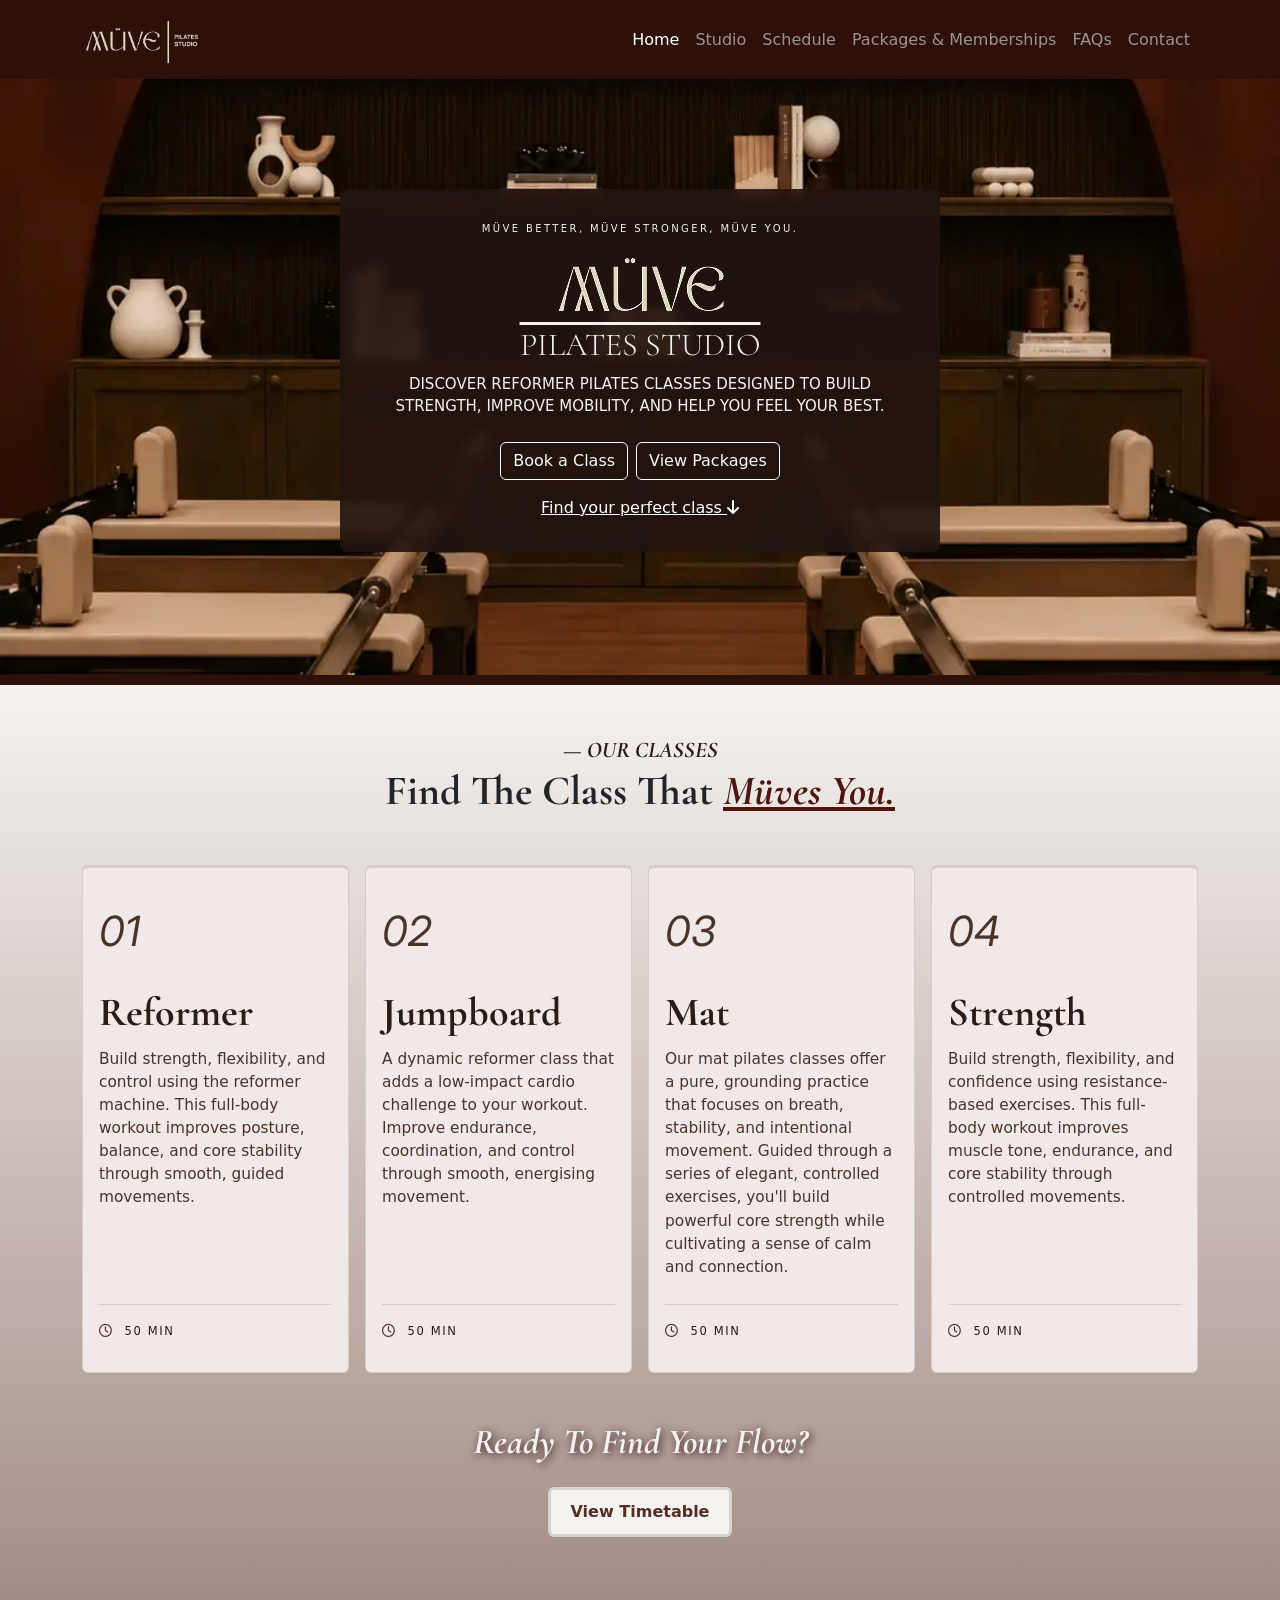
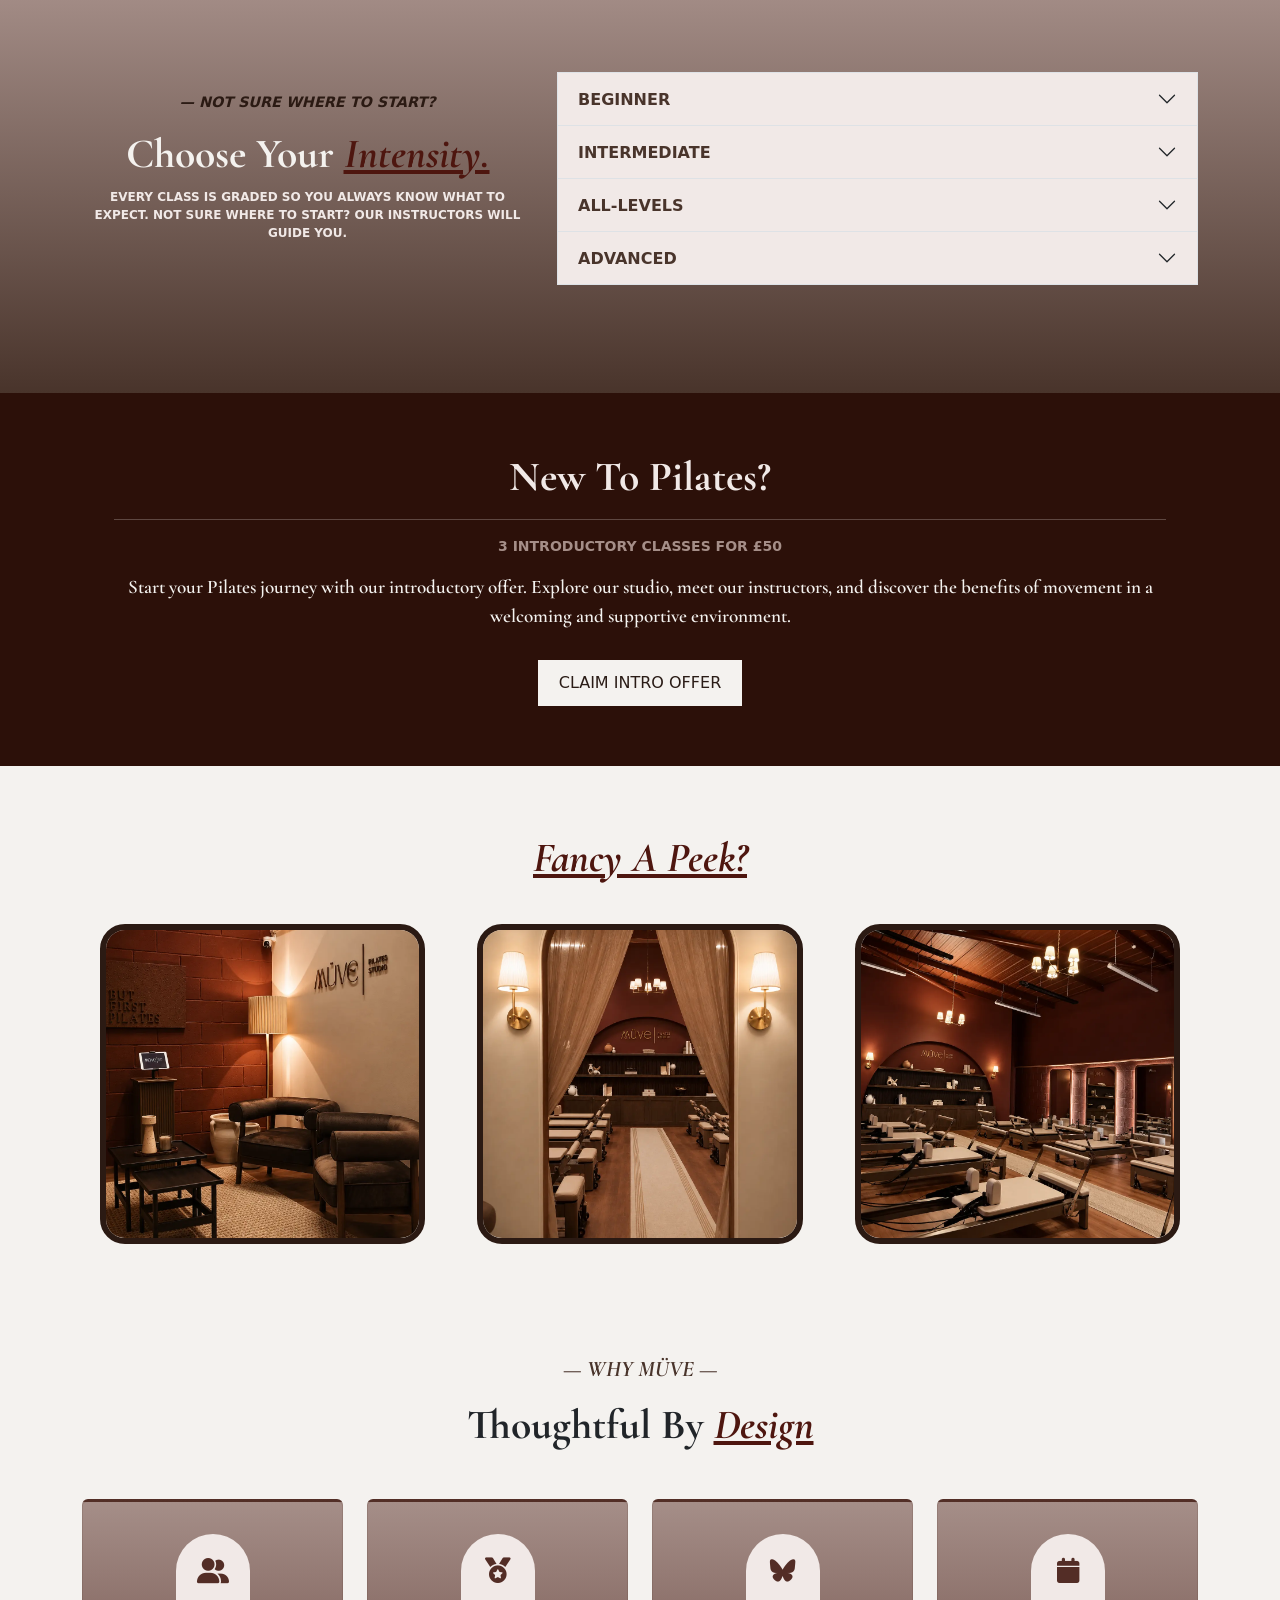
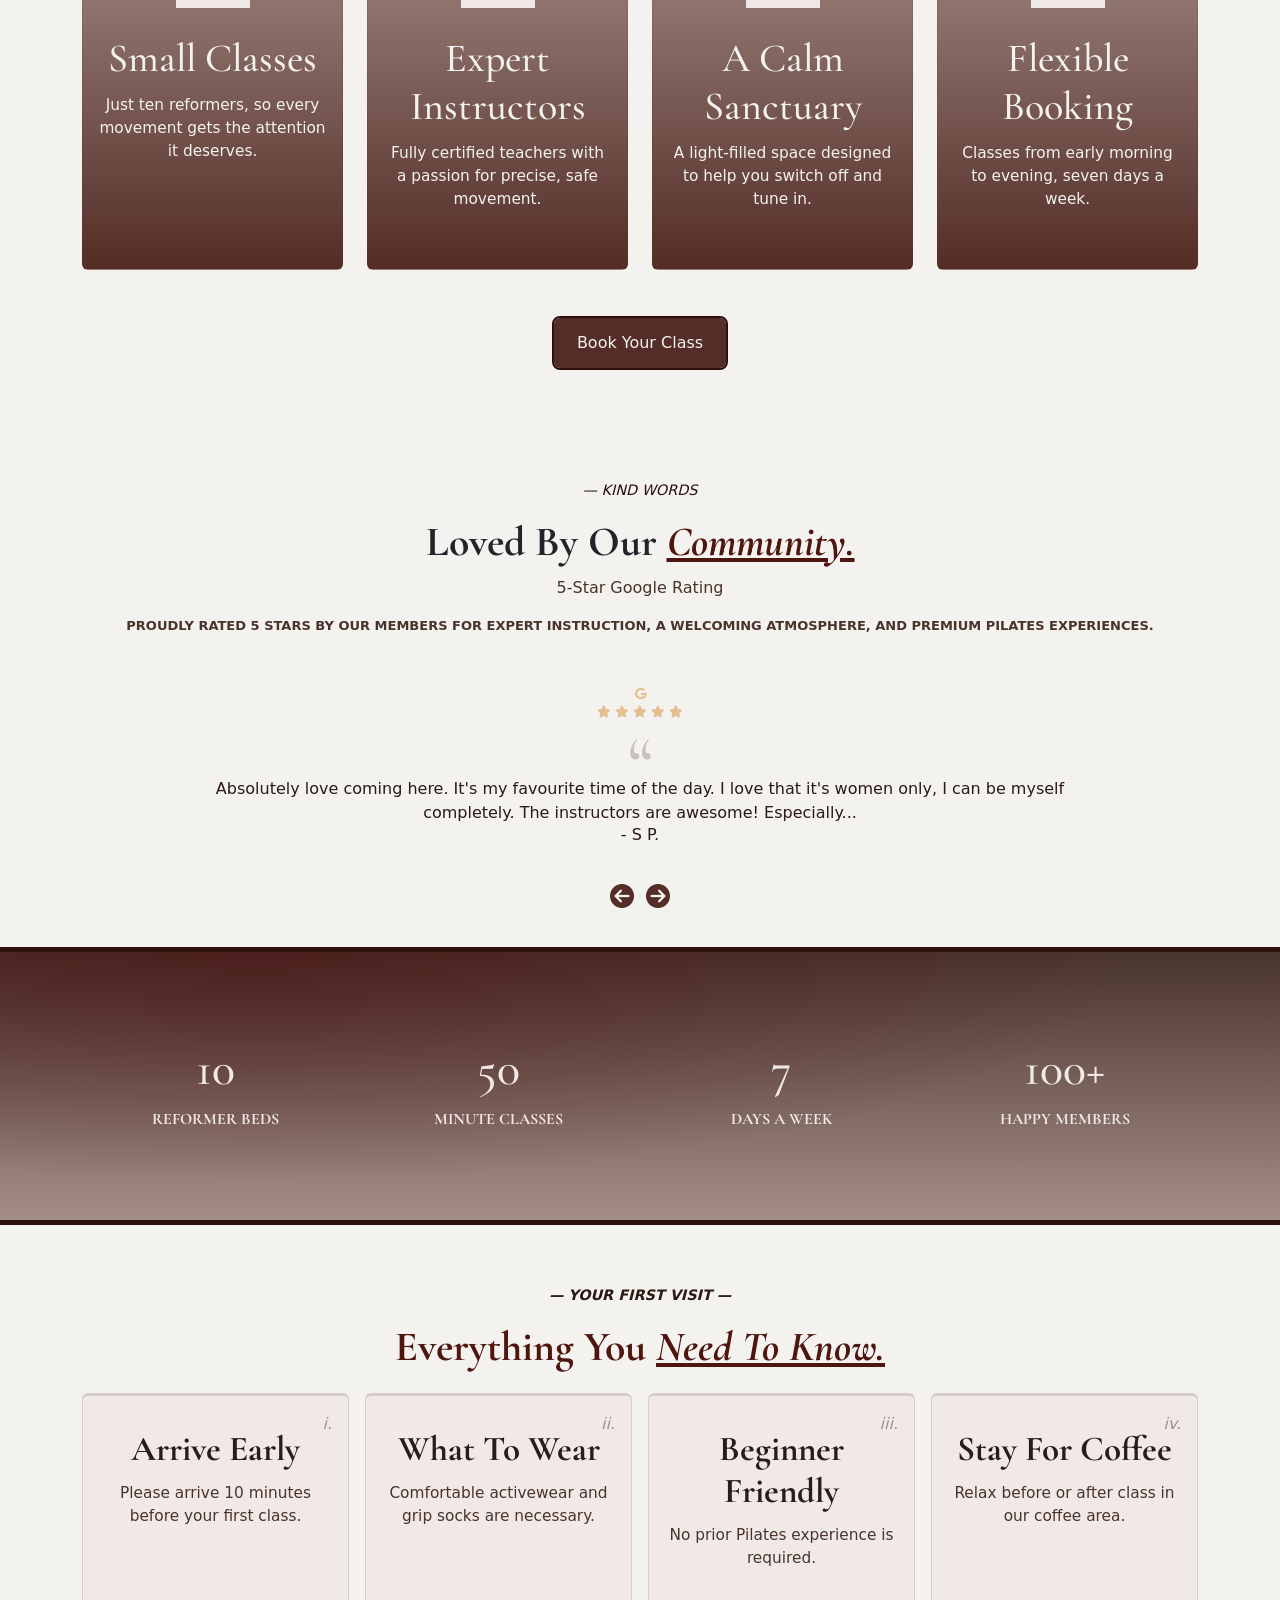
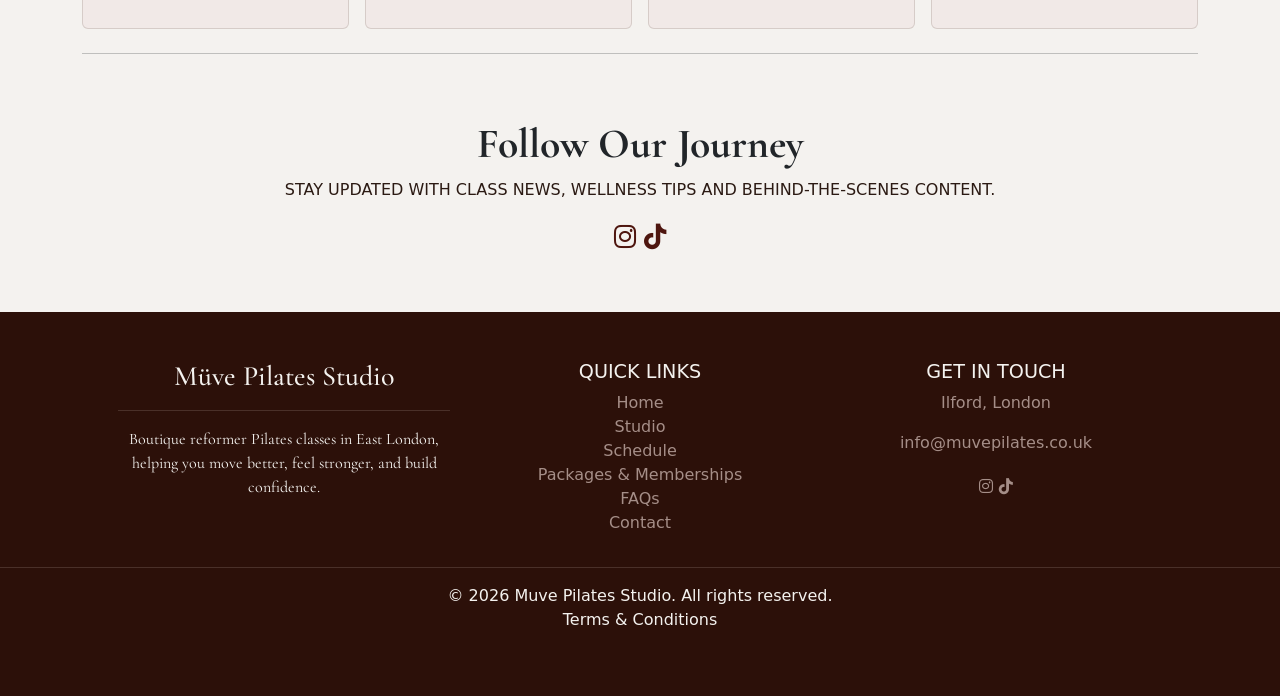
<file: index.html>
<!DOCTYPE html>
<html lang="en-GB">

<head>
    <meta charset="UTF-8">
    <meta name="viewport" content="width=device-width, initial-scale=1.0">
    <meta name="description" content="Müve Pilates Studio offers reformer Pilates classes in East London, helping you build strength, improve mobility, and feel your 
    best in a welcoming and supportive environment.">
    <meta name="keywords" content="Pilates, Reformer Pilates, Pilates Studio, Ilford, East London, Fitness Classes, Wellness, Strength Training, Flexibility, Mobility, 
    Core Strength, Beginner Pilates, Pilates Classes, Reformer Classes, Health and Fitness, Müve Pilates">
    <title>Müve | Pilates Studio</title>

    <!-- favicon -->
    <link rel="apple-touch-icon" sizes="180x180" href="assets/images/apple-touch-icon.png">
    <link rel="icon" type="image/png" sizes="32x32" href="assets/images/favicon-32x32.png">
    <link rel="icon" type="image/png" sizes="16x16" href="assets/images/favicon-16x16.png">

    <!-- bootstrap css -->
    <link href="https://cdn.jsdelivr.net/npm/bootstrap@5.3.8/dist/css/bootstrap.min.css" rel="stylesheet"
        integrity="sha384-sRIl4kxILFvY47J16cr9ZwB07vP4J8+LH7qKQnuqkuIAvNWLzeN8tE5YBujZqJLB" crossorigin="anonymous">

    <!-- custom css -->
    <link rel="stylesheet" href="assets/css/styles.css">
</head>

<body>
    <header>
        <!-- bootstrap navbar -->
        <nav class="navbar fixed-top navbar-expand-lg navbar-dark">
            <div class="container navbar-container">
                <a class="navbar-brand" href="index.html"><img src="assets/images/muve-logo.webp" alt="Muve logo"
                        width="120" height="50" class="d-inline-block align-text-top"></a>
                <button class="navbar-toggler" type="button" data-bs-toggle="collapse"
                    data-bs-target="#navbarSupportedContent" aria-controls="navbarSupportedContent"
                    aria-expanded="false" aria-label="Toggle navigation">
                    <span class="navbar-toggler-icon"></span>
                </button>
                <div class="collapse navbar-collapse" id="navbarSupportedContent">
                    <ul class="navbar-nav ms-auto mb-2 mb-lg-0">
                        <li class="nav-item">
                            <a class="nav-link active" aria-current="page" href="index.html">Home</a>
                        </li>
                        <li class="nav-item">
                            <a class="nav-link" href="studio.html">Studio</a>
                        </li>
                        <li class="nav-item">
                            <a class="nav-link" href="schedule.html">Schedule</a>
                        </li>
                        <li class="nav-item">
                            <a class="nav-link" href="packages-and-memberships.html">Packages & Memberships</a>
                        </li>
                        <li class="nav-item">
                            <a class="nav-link" href="faqs.html">FAQs</a>
                        </li>
                        <li class="nav-item">
                            <a class="nav-link" href="packages-and-memberships.html#booking-inquiry">Contact</a>
                        </li>
                    </ul>
                </div>
            </div>
        </nav>
    </header>




    <main class="mt-0 flex-grow-1">

        <!-- hero image -->

        <section class="hero">
            <div class="container">

                <div class="row align-items-center mx-auto">

                    <div class="col-12">

                        <div class="hero-content text-center">

                            <p class="hero-tagline">
                                müve better, müve stronger, müve you.
                            </p>

                            <h1 class="hero-heading">
                                <img src="assets/images/muve-hero-logo.webp" alt="Müve logo">
                            </h1>
                            <h2 class="hero-caption">Pilates studio</h2>

                            <p class="lead hero-text mb-4">
                                Discover reformer Pilates classes designed to build
                                strength, improve mobility, and help you feel your best.
                            </p>

                            <div class="hero-btn-content d-flex flex-wrap gap-2 justify-content-center">

                                <a href="schedule.html" class="btn hero-btn btn-outline-light">
                                    Book a Class
                                </a>

                                <a href="packages-and-memberships.html" class="btn hero-btn btn-outline-light">
                                    View Packages
                                </a>

                            </div>

                            <a href="#classes" class="d-inline-block mt-3 text-white">
                                Find your perfect class <i class="fa-solid fa-arrow-down"></i>
                            </a>

                        </div>

                    </div>

                </div>

            </div>

        </section>

        <!-- classes section -->
        <section id="classes">

            <div class="container">

                <div class="section-head text-center mb-5">
                    <p class="eyebrow class-eyebrow heading pt-5 mb-0 fw-bold">— Our Classes</p>
                    <h2 class="section-title h1 fw-bold">Find The Class That <em>Müves You.</em></h2>
                    <span class="divider"></span>
                </div>

                <!-- custom bootstrap cards -->
                <div class="row g-3">
                    <div class="col-md-6 col-lg-3">
                        <article class="class-card card">
                            <span class="class-num">01</span>
                            <h3 class="fw-bold">Reformer</h3>
                            <p>Build strength, flexibility, and control using the reformer machine. This full-body
                                workout improves posture, balance, and core stability through smooth, guided
                                movements.</p>
                            <ul class="class-meta" style="list-style-type: none;">
                                <li><i class="fa-regular fa-clock"></i> 50 min</li>
                            </ul>
                        </article>
                    </div>
                    <div class="col-md-6 col-lg-3">
                        <article class="class-card card">
                            <span class="class-num">02</span>
                            <h3 class="fw-bold">Jumpboard</h3>
                            <p>A dynamic reformer class that adds a low-impact cardio challenge to your
                                workout. Improve endurance, coordination, and control through smooth, energising
                                movement.</p>
                            <ul class="class-meta" style="list-style-type: none;">
                                <li><i class="fa-regular fa-clock"></i> 50 min</li>
                            </ul>
                        </article>
                    </div>
                    <div class="col-md-6 col-lg-3">
                        <article class="class-card card">
                            <span class="class-num">03</span>
                            <h3 class="fw-bold">Mat</h3>
                            <p> Our mat pilates classes offer a pure, grounding practice that focuses on breath, stability, 
                                and intentional movement. Guided through a series of elegant, controlled exercises, you'll build 
                                powerful core strength while cultivating a sense of calm and connection.</p>
                            <ul class="class-meta" style="list-style-type: none;">
                                <li><i class="fa-regular fa-clock"></i> 50 min</li>
                            </ul>
                        </article>
                    </div>
                    <div class="col-md-6 col-lg-3">
                        <article class="class-card card">
                            <span class="class-num">04</span>
                            <h3 class="fw-bold">Strength</h3>
                            <p>Build strength, flexibility, and confidence using resistance-based exercises.
                                This full-body workout improves muscle tone, endurance, and core stability through
                                controlled movements.</p>
                            <ul class="class-meta" style="list-style-type: none;">
                                <li><i class="fa-regular fa-clock"></i> 50 min</li>
                            </ul>
                        </article>
                    </div>
                </div>

                <div id="index-timetable-cta" class="col-12 text-center py-5">
                    <div>
                        <h2 class="cta-heading fw-bold"><em>Ready To Find Your Flow?</em></h2>
                    </div>
                    <div class="packages-button">
                        <a href="schedule.html" class="btn timetable-btn fw-bold mt-3">View Timetable</a>
                    </div>
                </div>
            </div>

        </section>


        <!-- level bootstrap accordion section -->

        <section id="levels">
            <div class="container">
                <div class="row g-4 align-items-center text-center mt-2">
                    <div class="col-lg-5 mb-5">
                        <p class="eyebrow fw-bold">— Not Sure Where To Start?</p>
                        <h2 class="section-title fw-bold">Choose Your <em>Intensity.</em></h2>
                        <p class="sub-heading fw-bold mb-4">Every class is graded so you always know what to expect. Not
                            sure where to
                            start? Our instructors will guide you.</p>
                    </div>

                    <!-- making text left and accordion right on desktop -->
                    <div class="col-lg-7">
                        <div class="accordion level-accordion mb-5" id="levelAccordion">

                            <!-- item 1 -->
                            <div class="accordion-item">
                                <h3 class="accordion-header">
                                    <button class="accordion-button collapsed" type="button" data-bs-toggle="collapse"
                                        data-bs-target="#beginner" aria-expanded="false" aria-controls="beginner">
                                        Beginner
                                    </button>
                                </h3>
                                <div id="beginner" class="accordion-collapse collapse" data-bs-parent="#levelAccordion">
                                    <div class="accordion-body">
                                        New to Pilates? Beginner classes focus on learning the fundamentals, building
                                        confidence, and developing proper technique in a supportive environment.
                                        Our instructors will guide you through each movement at a comfortable pace.
                                        <br>
                                        We recommend completing a minimum of 5 beginner classes before progressing to
                                        higher levels.
                                    </div>
                                </div>
                            </div>

                            <!-- item 2 -->
                            <div class="accordion-item">
                                <h3 class="accordion-header">
                                    <button class="accordion-button collapsed" type="button" data-bs-toggle="collapse"
                                        data-bs-target="#intermediate" aria-expanded="false"
                                        aria-controls="intermediate">
                                        Intermediate
                                    </button>
                                </h3>
                                <div id="intermediate" class="accordion-collapse collapse"
                                    data-bs-parent="#levelAccordion">
                                    <div class="accordion-body">
                                        Suitable for those with previous Pilates experience who are confident with the
                                        basics. Expect more challenging exercises, increased intensity, and
                                        opportunities to further develop strength, balance, and control.
                                    </div>
                                </div>
                            </div>

                            <!-- item 3 -->
                            <div class="accordion-item">
                                <h3 class="accordion-header">
                                    <button class="accordion-button collapsed" type="button" data-bs-toggle="collapse"
                                        data-bs-target="#all-levels" aria-expanded="false" aria-controls="all-levels">
                                        All-Levels
                                    </button>
                                </h3>
                                <div id="all-levels" class="accordion-collapse collapse"
                                    data-bs-parent="#levelAccordion">
                                    <div class="accordion-body">
                                        Open to everyone, regardless of experience. Exercises can be adapted to suit
                                        your individual ability, allowing both beginners and experienced participants to
                                        benefit from the same class.
                                    </div>
                                </div>
                            </div>

                            <!-- item 4 -->
                            <div class="accordion-item">
                                <h3 class="accordion-header">
                                    <button class="accordion-button collapsed" type="button" data-bs-toggle="collapse"
                                        data-bs-target="#lvl4" aria-expanded="false" aria-controls="lvl4">
                                        <span class="lvl-name">Advanced</span>
                                        <span class="intensity"><i class="on"></i><i
                                                class="on"></i><i class="on"></i><i class="on"></i><i
                                                class="on"></i></span>
                                    </button>
                                </h3>
                                <div id="lvl4" class="accordion-collapse collapse" data-bs-parent="#levelAccordion">
                                    <div class="accordion-body">
                                        Our Advanced classes offer an elevated, high-intensity Pilates experience
                                        designed for confident, experienced clients. These sessions move at a stronger
                                        pace and incorporate complex combinations, deeper stability work, and advanced
                                        progressions. You'll be guided through powerful, athletic sequences that demand
                                        control, endurance, and focus, creating a rewarding full-body workout that
                                        leaves you feeling strong, grounded, and accomplished.
                                    </div>
                                </div>
                            </div>

                        </div>

                    </div>

                </div>

            </div>

        </section>

        <!-- deal for newcomers section -->

        <section id="intro-offer">

            <div class="container">

                <div class="row g-3 mx-4">

                    <div class="col-12 text-center">

                        <h2 class="heading section-title">New to Pilates?</h2>
                        <hr>
                        <p class="offer-price fw-bold">
                            3 Introductory Classes for £50
                        </p>

                        <p class="offer-info">
                            Start your Pilates journey with our introductory offer.
                            Explore our studio, meet our instructors, and discover
                            the benefits of movement in a welcoming and supportive
                            environment.
                        </p>

                        <a href="packages-and-memberships.html#offer" class="btn button">
                            Claim Intro Offer
                        </a>

                    </div>
                </div>

            </div>

        </section>

        <!-- images -->

        <section id="gallery" class="pb-5">

            <div class="container">

                <div class="row g-3 text-center">

                    <div class="col-12 pb-3">
                        <h2 class="heading section-title mt-5">
                            <em>Fancy a peek?</em>
                        </h2>
                    </div>

                    <div class="col-12 col-md-4 studio-gallery">
                        <img src="assets/images/studio-gallery-one.webp"
                            alt="Cosy MÜVE Pilates studio reception with dark leather 
                    armchairs, a textured terracotta brick wall, warm floor lighting, neutral decor and elegant studio branding." loading="lazy">
                    </div>

                    <div class="col-12 col-md-4 studio-gallery">
                        <img src="assets/images/studio-gallery-two.webp"
                            alt="Elegant entrance to MÜVE Pilates studio, framed by a 
                    grand arched doorway with flowing sheer curtains, warm chandeliers and a view of the reformer room." loading="lazy">
                    </div>

                    <div class="col-12 col-md-4 studio-gallery">
                        <img src="assets/images/studio-gallery-three.webp"
                            alt="Wide view of MÜVE Pilates studio showcasing multiple 
                    reformer machines, a rich terracotta ceiling, burgundy walls, illuminated mirrors and warm ambient lighting." loading="lazy">
                    </div>

                </div>

            </div>

        </section>


        <!-- why us -->
        <!-- custom bootstrap cards -->
        <section id="why-us">
            <div class="container">
                <div class="section-head text-center mb-5">
                    <p class="eyebrow fw-bold">— Why müve —</p>
                    <h2 class="section-title fw-bold">Thoughtful By <em>Design</em></h2>
                </div>
                <div class="row g-4 text-center">
                    <div class="col-sm-6 col-lg-3">
                        <div class="class-card why-us-card card">
                            <span class="why-icon"><i class="fa-solid fa-user-group"></i></span>
                            <h3>Small Classes</h3>
                            <p>Just ten reformers, so every movement gets the attention it deserves.</p>
                        </div>
                    </div>
                    <div class="col-sm-6 col-lg-3">
                        <div class="class-card why-us-card card">
                            <span class="why-icon"><i class="fa-solid fa-medal"></i></span>
                            <h3>Expert Instructors</h3>
                            <p>Fully certified teachers with a passion for precise, safe movement.</p>
                        </div>
                    </div>
                    <div class="col-sm-6 col-lg-3">
                        <div class="class-card why-us-card card">
                            <span class="why-icon"><i class="fa-brands fa-bluesky"></i></span>
                            <h3>A Calm Sanctuary</h3>
                            <p>A light-filled space designed to help you switch off and tune in.</p>
                        </div>
                    </div>
                    <div class="col-sm-6 col-lg-3">
                        <div class="class-card why-us-card card">
                            <span class="why-icon"><i class="fa-solid fa-calendar"></i></span>
                            <h3>Flexible Booking</h3>
                            <p>Classes from early morning to evening, seven days a week.</p>
                        </div>
                    </div>
                </div>
                <div class="text-center mt-5">
                    <a href="schedule.html#booking-section" class="btn timetable-btn booking-btn">Book Your Class</a>
                </div>
            </div>
        </section>

        <!-- reviews -->

        <section id="reviews">

            <div class="container">

                <div class="row g-3 my-3">

                    <div class="col-12 text-center">
                        <p class="eyebrow">— Kind Words</p>
                        <h2 class="heading section-title">Loved By Our <em>Community.</em></h2>

                        <p class="rating-text">
                            5-Star Google Rating
                        </p>

                        <p class="rating-text-uppercase fw-bold">
                            Proudly rated 5 stars by our members for expert instruction,
                            a welcoming atmosphere, and premium Pilates experiences.
                        </p>

                    </div>

                </div>


                <!-- bootstrap carousel -->
                <div id="reviewsCarousel" class="carousel slide carousel-fade text-center" data-bs-ride="carousel">

                    <div class="carousel-inner">

                        <!-- review 1 -->
                        <div class="carousel-item active" data-bs-interval="5000">
                            <div class="review-content mx-3">

                                <div class="stars mt-2"><i class="fa-brands fa-google"></i><br><i
                                        class="fa-solid fa-star"></i>
                                    <i class="fa-solid fa-star"></i>
                                    <i class="fa-solid fa-star"></i>
                                    <i class="fa-solid fa-star"></i>
                                    <i class="fa-solid fa-star"></i>
                                </div>

                                <blockquote class="review">
                                    <span class="quote-mark">“</span>
                                    <p class="review-text">
                                        Absolutely love coming here. It's my favourite time of the day. I love
                                        that it's women only, I can be myself completely. The instructors are
                                        awesome! Especially...
                                    </p>
                                </blockquote>

                                <p class="review-author h6">
                                    - S P.
                                </p>

                            </div>
                        </div>

                        <!-- review 2 -->
                        <div class="carousel-item" data-bs-interval="5000">
                            <div class="review-content mx-3">

                                <div class="stars mt-2"><i class="fa-brands fa-google"></i><br><i
                                        class="fa-solid fa-star"></i>
                                    <i class="fa-solid fa-star"></i>
                                    <i class="fa-solid fa-star"></i>
                                    <i class="fa-solid fa-star"></i>
                                    <i class="fa-solid fa-star"></i>
                                </div>

                                <blockquote class="review">
                                    <span class="quote-mark">“</span>
                                    <p class="review-text">
                                        I've really enjoying pilates classes with KAMILE 🫶 She's a fantastic
                                        instructor—patient, encouraging, and always makes the sessions
                                        enjoyable. Her
                                        guidance is clear, and I...
                                    </p>
                                </blockquote>

                                <p class="review-author h6">
                                    - Agne S.
                                </p>

                            </div>
                        </div>

                        <!-- review 3 -->
                        <div class="carousel-item" data-bs-interval="5000">
                            <div class="review-content mx-3">

                                <div class="stars mt-2"><i class="fa-brands fa-google"></i><br><i
                                        class="fa-solid fa-star"></i>
                                    <i class="fa-solid fa-star"></i>
                                    <i class="fa-solid fa-star"></i>
                                    <i class="fa-solid fa-star"></i>
                                    <i class="fa-solid fa-star"></i>
                                </div>

                                <blockquote class="review">
                                    <span class="quote-mark">“</span>
                                    <p class="review-text">
                                        The studio is luxurious and welcoming, designed for women by women!
                                        Alexandra is their real standout teacher: highly skilled, confident and
                                        attentive, with
                                        an excellent eye for detail and...

                                    </p>
                                </blockquote>

                                <p class="review-author h6">
                                    - Rihal M.
                                </p>

                            </div>
                        </div>

                        <!-- review 4 -->
                        <div class="carousel-item" data-bs-interval="5000">
                            <div class="review-content mx-3">

                                <div class="stars mt-2"><i class="fa-brands fa-google"></i><br><i
                                        class="fa-solid fa-star"></i>
                                    <i class="fa-solid fa-star"></i>
                                    <i class="fa-solid fa-star"></i>
                                    <i class="fa-solid fa-star"></i>
                                    <i class="fa-solid fa-star"></i>
                                </div>

                                <blockquote class="review">
                                    <span class="quote-mark">“</span>
                                    <p class="review-text">
                                        Love this studio! I come to Amy's classes regularly, and she's an amazing
                                        instructor. Her
                                        classes are always enjoyable, motivating, and well-structured. I highly
                                        recommend both Amy and the studio!
                                    </p>
                                </blockquote>

                                <p class="review-author h6">
                                    - Lana A.
                                </p>

                            </div>
                        </div>

                        <!-- review 5 -->
                        <div class="carousel-item" data-bs-interval="5000">
                            <div class="review-content mx-3">

                                <div class="stars mt-2"><i class="fa-brands fa-google"></i><br><i
                                        class="fa-solid fa-star"></i>
                                    <i class="fa-solid fa-star"></i>
                                    <i class="fa-solid fa-star"></i>
                                    <i class="fa-solid fa-star"></i>
                                    <i class="fa-solid fa-star"></i>
                                </div>

                                <blockquote class="review">
                                    <span class="quote-mark">“</span>
                                    <p class="review-text">
                                        I attended the Studio recently, such a beautifully curated space with a
                                        real community feel!
                                    </p>
                                </blockquote>

                                <p class="review-author h6">
                                    - Rose C.
                                </p>

                            </div>
                        </div>

                    </div>

                    <!-- button navigation -->

                    <div class="review-nav justify-content-center my-3">

                        <button type="button" class="review-btn custom-arrow" data-bs-target="#reviewsCarousel"
                            data-bs-slide="prev" aria-label="Previous review">
                            <i class="fa-solid fa-circle-arrow-left" aria-hidden="true"></i>
                        </button>

                        <button type="button" class="review-btn custom-arrow" data-bs-target="#reviewsCarousel"
                            data-bs-slide="next" aria-label="Next review">
                            <i class="fa-solid fa-circle-arrow-right" aria-hidden="true"></i>
                        </button>

                    </div>

                </div>

            </div>


        </section>


        <!-- stats banner -->

        <section id="stats">

            <div class="container">

                <div class="row g-3 mt-5 mb-5 text-center">


                    <div class="col-6 col-md-3">
                        <h2>10</h2>
                        <p>Reformer Beds</p>
                    </div>

                    <div class="col-6 col-md-3">
                        <h2>50</h2>
                        <p>Minute Classes</p>
                    </div>

                    <div class="col-6 col-md-3">
                        <h2>7</h2>
                        <p>Days a Week</p>
                    </div>

                    <div class="col-6 col-md-3">
                        <h2>100+</h2>
                        <p>Happy Members</p>
                    </div>


                </div>

            </div>
        </section>

        <!-- first visit -->
        <!-- custom bootstrap cards -->
        <section id="first-visit">
            <div class="container">

                <div class="row text-center g-3 my-4">

                    <div class="col-12">
                        <p class="eyebrow fw-bold">— Your First Visit —</p>
                        <h2 class="mb-1 section-title heading">Everything You <em>Need To Know.</em></h2>
                    </div>

                    <div class="col-sm-6 col-lg-3">
                        <article class="class-card visit-card card">
                            <span class="visit-step"><em>i.</em></span>
                            <h3 class="fw-bold">Arrive Early</h3>
                            <p>Please arrive 10 minutes before your first class.</p>
                        </article>
                    </div>

                    <div class="col-sm-6 col-lg-3">
                        <article class="class-card visit-card card">
                            <span class="visit-step"><em>ii.</em></span>
                            <h3 class="fw-bold">What To Wear</h3>
                            <p>Comfortable activewear and grip socks are necessary.</p>
                        </article>
                    </div>

                    <div class="col-sm-6 col-lg-3">
                        <article class="class-card visit-card card">
                            <span class="visit-step"><em>iii.</em></span>
                            <h3 class="fw-bold">Beginner Friendly</h3>
                            <p>No prior Pilates experience is required.</p>
                        </article>
                    </div>

                    <div class="col-sm-6 col-lg-3">
                        <article class="class-card visit-card card">
                            <span class="visit-step"><em>iv.</em></span>
                            <h3 class="fw-bold">Stay For Coffee</h3>
                            <p>Relax before or after class in our coffee area.</p>
                        </article>
                    </div>

                </div>
                <hr class="mt-3">
            </div>
        </section>

        <!-- socials -->
        <section id="socials">

            <div class="container">

                <div class="row g-3 mb-3 text-center">

                    <div class="col-12">

                        <h2 class="heading section-title">Follow Our Journey</h2>

                        <p>
                            Stay updated with class news, wellness tips and behind-the-scenes content.
                        </p>

                        <div class="social-links">

                            <a href="https://www.instagram.com/popular/muve-pilates-studio-ilford/?hl=en"
                                target="_blank" rel="noopener" aria-label="Follow us on Instagram">
                                <i class="fa-brands fa-instagram"></i>
                            </a>

                            <a href="https://www.tiktok.com/@muvepilates" target="_blank" rel="noopener"
                                aria-label="Follow us on TikTok">
                                <i class="fa-brands fa-tiktok"></i>
                            </a>

                        </div>

                    </div>

                </div>

            </div>

        </section>

    </main>

    <footer class="footer py-5">
        <div class="container">
            <div class="row text-center mx-4">

                <!-- studio info -->
                <div class="col-md-4">
                    <h3 class="footer-heading">Müve Pilates Studio</h3>
                    <hr>
                    <p class="footer-text">
                        Boutique reformer Pilates classes in East London,
                        helping you move better, feel stronger, and build confidence.
                    </p>
                </div>

                <!-- quick links -->
                <div class="col-md-4">
                    <h4 class="footer-link-heading">Quick Links</h4>

                    <ul class="list-unstyled">
                        <li class="footer-link-list"><a href="index.html">Home</a></li>
                        <li class="footer-link-list"><a href="studio.html">Studio</a></li>
                        <li class="footer-link-list"><a href="schedule.html">Schedule</a></li>
                        <li class="footer-link-list"><a href="packages-and-memberships.html">Packages & Memberships</a>
                        </li>
                        <li class="footer-link-list"><a href="faqs.html">FAQs</a></li>
                        <li class="footer-link-list"><a href="packages-and-memberships.html#booking-inquiry">Contact</a>
                        </li>
                    </ul>
                </div>

                <!-- contact -->
                <div class="col-md-4 contact">
                    <h4 class="footer-contact">Get In Touch</h4>

                    <p class="footer-contact-info">Ilford, London</p>
                    <a href="mailto:info@muvepilates.co.uk" class="footer-contact-info">info@muvepilates.co.uk</a>

                    <div class="social-icons">
                        <a href="https://www.instagram.com/popular/muve-pilates-studio-ilford/?hl=en" target="_blank"
                            rel="noopener" aria-label="Instagram"><i class="fa-brands fa-instagram"
                                aria-hidden="true"></i></a>
                        <a href="https://www.tiktok.com/@muvepilates" target="_blank" rel="noopener"
                            aria-label="TikTok"><i class="fa-brands fa-tiktok" aria-hidden="true"></i></a>
                    </div>
                </div>

            </div>
        </div>

        <hr>

        <div class="text-center terms">
            <p class="copyright">
                © 2026 Muve Pilates Studio. All rights reserved.
                <br>Terms & Conditions
            </p>

        </div>

    </footer>

    <!-- fontawesome -->
    <link rel="stylesheet" href="https://cdnjs.cloudflare.com/ajax/libs/font-awesome/6.7.2/css/all.min.css">

    <!-- bootstrap js -->
    <script src="https://cdn.jsdelivr.net/npm/bootstrap@5.3.8/dist/js/bootstrap.bundle.min.js"
        integrity="sha384-FKyoEForCGlyvwx9Hj09JcYn3nv7wiPVlz7YYwJrWVcXK/BmnVDxM+D2scQbITxI"
        crossorigin="anonymous"></script>
</body>

</html>
</file>
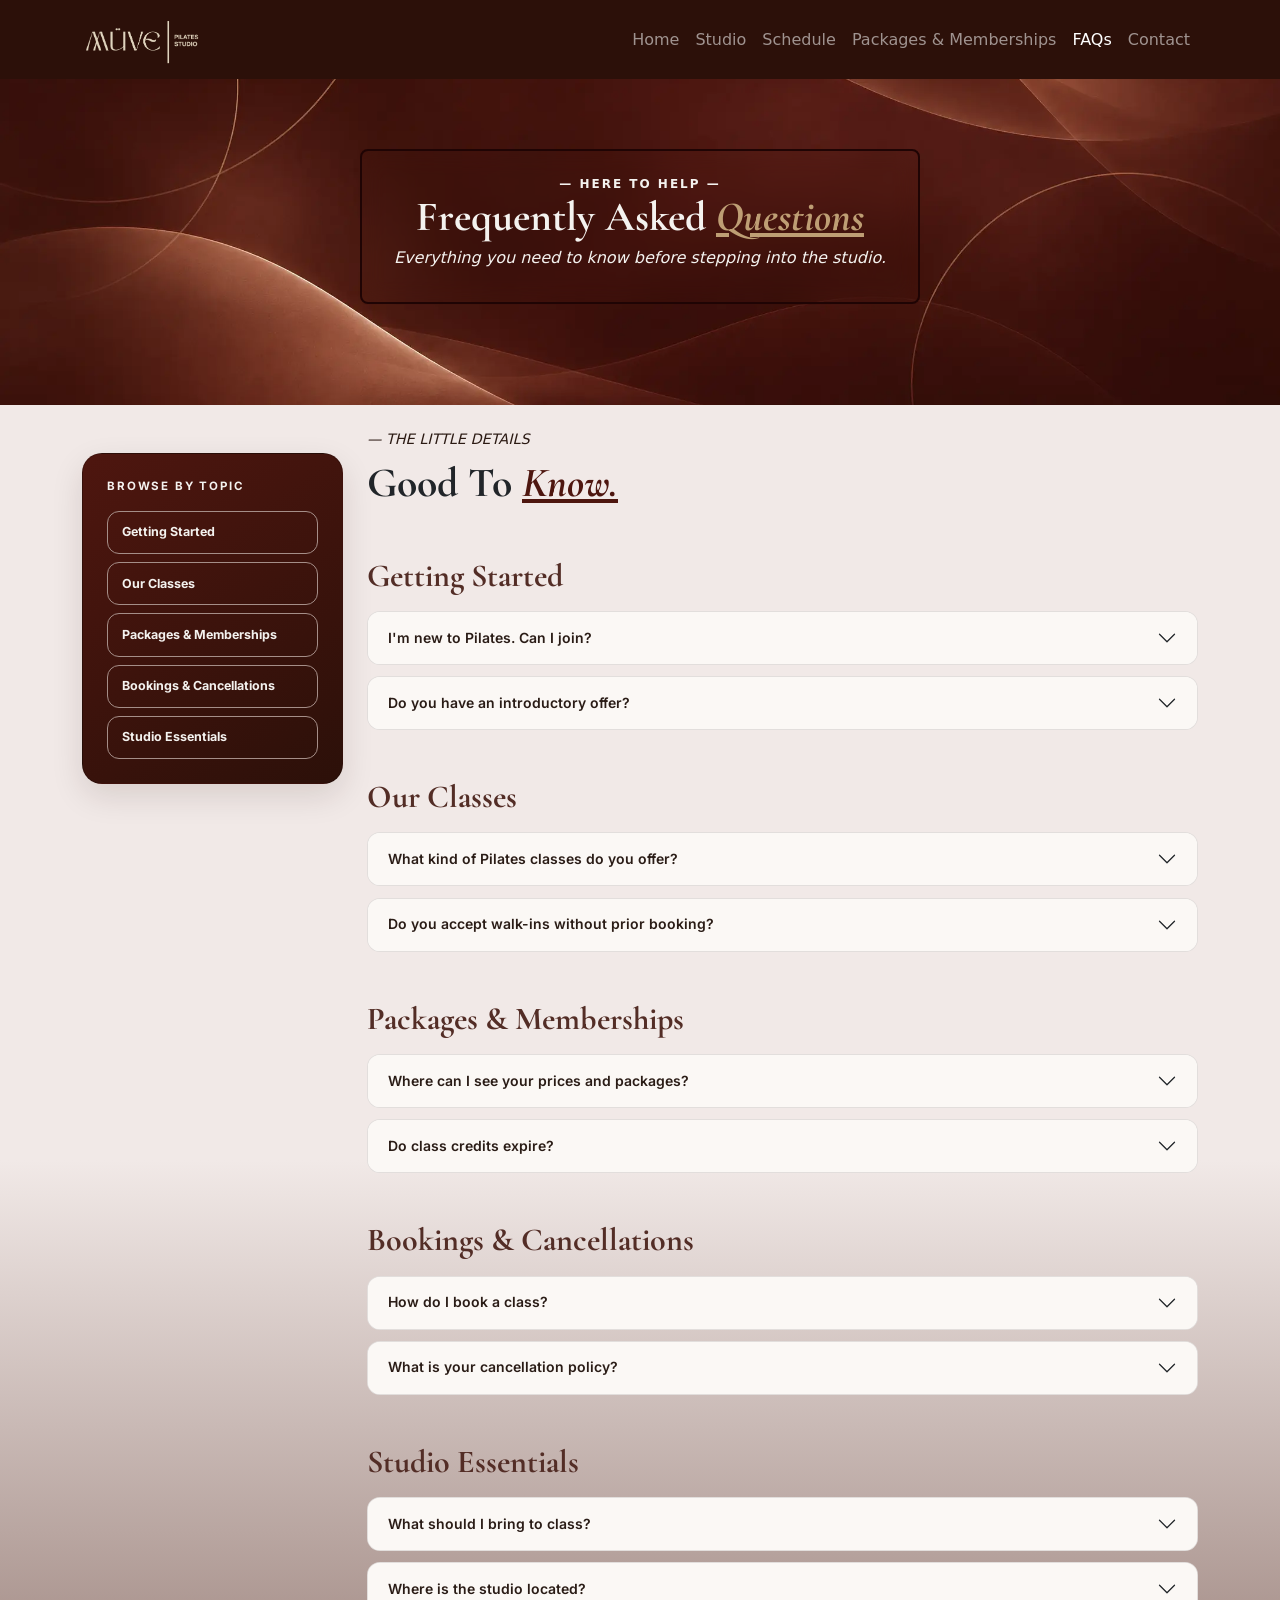
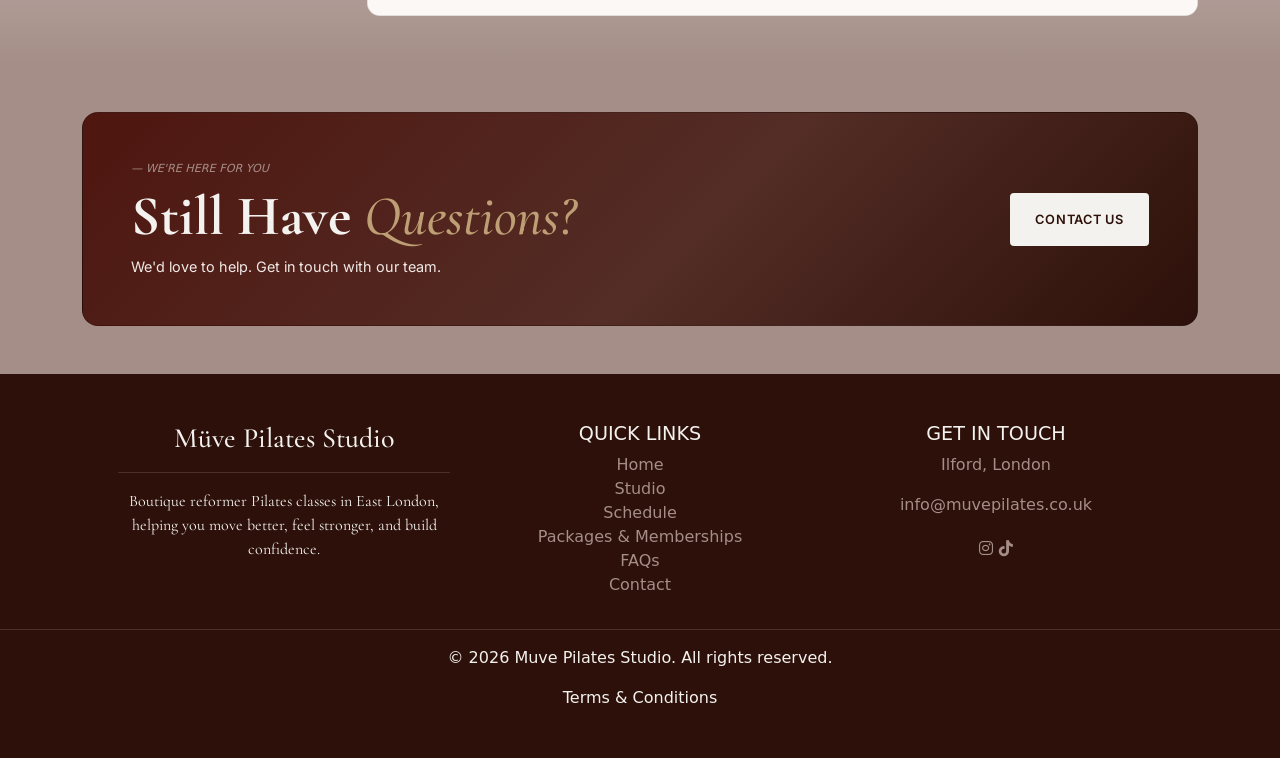
<file: faqs.html>
<!DOCTYPE html>
<html lang="en-GB">

<head>
    <meta charset="UTF-8">
    <meta name="viewport" content="width=device-width, initial-scale=1.0">
    <meta name="description" content="Müve Pilates Studio offers reformer Pilates classes in East London, helping you build strength, improve mobility, and feel your 
    best in a welcoming and supportive environment.">
    <meta name="keywords" content="Pilates, Reformer Pilates, Pilates Studio, Ilford, East London, Fitness Classes, Wellness, Strength Training, Flexibility, Mobility, 
    Core Strength, Beginner Pilates, Pilates Classes, Reformer Classes, Health and Fitness, Müve Pilates">
    <title>Müve | Pilates Studio</title>

    <!-- favicon -->
    <link rel="apple-touch-icon" sizes="180x180" href="assets/images/apple-touch-icon.png">
    <link rel="icon" type="image/png" sizes="32x32" href="assets/images/favicon-32x32.png">
    <link rel="icon" type="image/png" sizes="16x16" href="assets/images/favicon-16x16.png">

    <!-- bootstrap css -->
    <link href="https://cdn.jsdelivr.net/npm/bootstrap@5.3.8/dist/css/bootstrap.min.css" rel="stylesheet"
        integrity="sha384-sRIl4kxILFvY47J16cr9ZwB07vP4J8+LH7qKQnuqkuIAvNWLzeN8tE5YBujZqJLB" crossorigin="anonymous">

    <!-- custom css -->
    <link rel="stylesheet" href="assets/css/styles.css">
</head>

<body>
    <header>
        <!-- bootstrap navbar -->
        <nav class="navbar fixed-top navbar-expand-lg navbar-dark">
            <div class="container navbar-container">
                <a class="navbar-brand" href="index.html"><img src="assets/images/muve-logo.webp" alt="Muve logo"
                        width="120" height="50" class="d-inline-block align-text-top"></a>
                <button class="navbar-toggler" type="button" data-bs-toggle="collapse"
                    data-bs-target="#navbarSupportedContent" aria-controls="navbarSupportedContent"
                    aria-expanded="false" aria-label="Toggle navigation">
                    <span class="navbar-toggler-icon"></span>
                </button>
                <div class="collapse navbar-collapse" id="navbarSupportedContent">
                    <ul class="navbar-nav ms-auto mb-2 mb-lg-0">
                        <li class="nav-item">
                            <a class="nav-link" href="index.html">Home</a>
                        </li>
                        <li class="nav-item">
                            <a class="nav-link" href="studio.html">Studio</a>
                        </li>
                        <li class="nav-item">
                            <a class="nav-link" href="schedule.html">Schedule</a>
                        </li>
                        <li class="nav-item">
                            <a class="nav-link" href="packages-and-memberships.html">Packages & Memberships</a>
                        </li>
                        <li class="nav-item">
                            <a class="nav-link active" aria-current="page" href="faqs.html">FAQs</a>
                        </li>
                        <li class="nav-item">
                            <a class="nav-link" href="packages-and-memberships.html#booking-inquiry">Contact</a>
                        </li>
                    </ul>
                </div>
            </div>
        </nav>
    </header>

    <main class="mt-0 flex-grow-1">

        <!-- hero image -->
        <section class="faq-hero text-center py-5">

            <div class="container faq-content py-4 mt-5 px-0 mx-auto">
                <p class="faq-hero-eyebrow mt-4 mb-0 fw-bold">— HERE TO HELP —</p>
                <h1 class="mb-1 section-title heading faq-hero-title">Frequently Asked <em>Questions</em></h1>
                <p class="mb-0 faq-hero-description"><em>Everything you need to know before stepping into the
                        studio.</em>
                </p>
            </div>

        </section>

        
        <section id="faqs-page">

            <div class="container py-4">

                <div class="row g-4">

                    <!-- internal links for easier navigation on mobile -->
                    <aside class="col-12 col-lg-3 mt-5" aria-label="FAQ categories">
                        
                        <!-- custom bootstrap card -->
                        <div class="category-panel card p-3 p-sm-4">
                            <p class="category-link-heading text-uppercase mb-3 fw-bold">Browse by topic</p>
                            <nav class="d-flex flex-wrap flex-lg-column gap-2">
                                <a class="category-link fw-bold" href="#getting-started">Getting Started</a>
                                <a class="category-link fw-bold" href="#our-classes">Our Classes</a>
                                <a class="category-link fw-bold" href="#packages">Packages & Memberships</a>
                                <a class="category-link fw-bold" href="#bookings">Bookings & Cancellations</a>
                                <a class="category-link fw-bold" href="#studio">Studio Essentials</a>
                            </nav>
                        </div>

                    </aside>

                    <!-- accordion title -->
                    <div class="col-12 col-lg-9">
                        <div class="mb-4 mb-md-5">
                            <p class="eyebrow mb-2">— THE LITTLE DETAILS</p>
                            <h2 id="faq-list-title" class="heading section-title">Good to <em>know.</em></h2>
                        </div>

                        <!-- faqs accordion -->
                        <!-- getting started / accordion 1 -->
                        <section id="getting-started" class="faq-section mb-5">
                            <h3 id="getting-heading" class="faq-heading mb-3 fw-bold">Getting Started</h3>
                            <div class="accordion" id="gettingAccordion">

                                <div class="accordion-item">
                                    <h4 class="accordion-header"><button class="accordion-button collapsed"
                                            type="button" data-bs-toggle="collapse" data-bs-target="#startOne"
                                            aria-expanded="false" aria-controls="startOne">I'm new to Pilates. Can I
                                            join?</button></h4>
                                    <div id="startOne" class="accordion-collapse collapse"
                                        data-bs-parent="#gettingAccordion">
                                        <div class="accordion-body">Absolutely! Whether you're brand new or returning to
                                            Pilates, you're welcome at Müve. If you're unsure which class to choose,
                                            have a look at our classes listed on the website, or get in touch with our
                                            team before booking.</div>
                                    </div>
                                </div>
                                <div class="accordion-item">
                                    <h4 class="accordion-header"><button class="accordion-button collapsed" type="button"
                                            data-bs-toggle="collapse" data-bs-target="#startTwo" aria-expanded="false"
                                            aria-controls="startTwo">Do you have an introductory offer?</button></h4>
                                    <div id="startTwo" class="accordion-collapse collapse"
                                        data-bs-parent="#gettingAccordion">
                                        <div class="accordion-body">Yes! New clients can enjoy 3 introductory classes
                                            for £50. Class credits are valid for 30 days. See our <a
                                                href="packages-and-memberships.html">Packages & Memberships</a> page for
                                            details.
                                        </div>
                                    </div>
                                </div>
                            </div>
                        </section>

                        <!-- our classes / accordion 2 -->
                        <section id="our-classes" class="faq-section mb-5" aria-labelledby="classes-heading">
                            <h3 id="classes-heading" class="faq-heading mb-3 fw-bold">Our Classes</h3>
                            <div class="accordion" id="classesAccordion">
                                <div class="accordion-item">
                                    <h4 class="accordion-header"><button class="accordion-button collapsed"
                                            type="button" data-bs-toggle="collapse" data-bs-target="#classOne"
                                            aria-expanded="false" aria-controls="classOne">What kind of Pilates classes
                                            do you offer?</button></h4>
                                    <div id="classOne" class="accordion-collapse collapse"
                                        data-bs-parent="#classesAccordion">
                                        <div class="accordion-body">We offer a range of classes that include, reformer
                                            pilates,
                                            mat pilates, jumpboard, and strength pilates. These classes are designed to
                                            build
                                            strength, improve mobility and help you feel your best.
                                        </div>
                                    </div>
                                </div>
                                <div class="accordion-item">
                                    <h4 class="accordion-header"><button class="accordion-button collapsed"
                                            type="button" data-bs-toggle="collapse" data-bs-target="#classTwo"
                                            aria-expanded="false" aria-controls="classTwo">Do you accept walk-ins
                                            without prior
                                            booking?</button></h4>
                                    <div id="classTwo" class="accordion-collapse collapse"
                                        data-bs-parent="#classesAccordion">
                                        <div class="accordion-body"> We're unable to accept walk-ins, all classes
                                            must be booked online in
                                            advance. Same day bookings are welcome, with the <b>latest booking
                                                available up to 15 minutes
                                                before the session start time</b>.
                                        </div>
                                    </div>
                                </div>
                            </div>
                        </section>

                        <!-- packages and memberships / accordion 3 -->
                        <section id="packages" class="faq-section mb-5" aria-labelledby="packages-heading">
                            <h3 id="packages-heading" class="faq-heading mb-3 fw-bold">Packages & Memberships</h3>
                            <div class="accordion" id="packagesAccordion">
                                <div class="accordion-item">
                                    <h4 class="accordion-header"><button class="accordion-button collapsed"
                                            type="button" data-bs-toggle="collapse" data-bs-target="#packageOne"
                                            aria-expanded="false" aria-controls="packageOne">Where can I see your prices
                                            and packages?</button></h4>
                                    <div id="packageOne" class="accordion-collapse collapse"
                                        data-bs-parent="#packagesAccordion">
                                        <div class="accordion-body">You'll find the current options on our <a
                                                href="packages-and-memberships.html">Packages & Memberships</a> page.
                                        </div>
                                    </div>
                                </div>
                                <div class="accordion-item">
                                    <h4 class="accordion-header"><button class="accordion-button collapsed"
                                            type="button" data-bs-toggle="collapse" data-bs-target="#packageTwo"
                                            aria-expanded="false" aria-controls="packageTwo">Do class credits
                                            expire?</button></h4>
                                    <div id="packageTwo" class="accordion-collapse collapse"
                                        data-bs-parent="#packagesAccordion">
                                        <div class="accordion-body">Yes, each of our packages have their own expiry
                                            date. Please
                                            ensure to check these before requesting a purchase.
                                        </div>
                                    </div>
                                </div>
                            </div>
                        </section>

                        <!-- bookings and cancellations / accordion 4 -->
                        <section id="bookings" class="faq-section mb-5" aria-labelledby="bookings-heading">
                            <h3 id="bookings-heading" class="faq-heading mb-3 fw-bold">Bookings & Cancellations</h3>
                            <div class="accordion" id="bookingsAccordion">
                                <div class="accordion-item">
                                    <h4 class="accordion-header"><button class="accordion-button collapsed"
                                            type="button" data-bs-toggle="collapse" data-bs-target="#bookingOne"
                                            aria-expanded="false" aria-controls="bookingOne">How do I book a
                                            class?</button></h4>
                                    <div id="bookingOne" class="accordion-collapse collapse"
                                        data-bs-parent="#bookingsAccordion">
                                        <div class="accordion-body">Head to our <a href="schedule.html">Schedule</a> to
                                            view classes and make a booking request. We will get back to you shortly.
                                        </div>
                                    </div>
                                </div>
                                <div class="accordion-item">
                                    <h4 class="accordion-header"><button class="accordion-button collapsed"
                                            type="button" data-bs-toggle="collapse" data-bs-target="#bookingTwo"
                                            aria-expanded="false" aria-controls="bookingTwo">What is your cancellation
                                            policy?</button></h4>
                                    <div id="bookingTwo" class="accordion-collapse collapse"
                                        data-bs-parent="#bookingsAccordion">
                                        <div class="accordion-body">You can cancel without incurring any charge or loss
                                            of credit
                                            if done prior than 24 hours of the booked session. We understand that things
                                            can come up,
                                            and we kindly ask that you give us at least <b>24 hours'</b> notice if
                                            you're unable to attend.
                                            <br>Cancellations made after and within 24 hours of the class start time,
                                            will be charged as follows:
                                            <ul>
                                                <li><b>Class Pass holders</b> will lose one class credit</li>
                                                <li><b>Members on unlimited plans</b> will be charged a <b>£17
                                                        no-show-fee</b></li>
                                            </ul>
                                        </div>
                                    </div>
                                </div>
                            </div>
                        </section>

                        <!-- studio essentials / accordion 5 -->
                        <section id="studio" class="faq-section mb-4" aria-labelledby="studio-heading">
                            <h3 id="studio-heading" class="faq-heading mb-3 fw-bold">Studio Essentials</h3>
                            <div class="accordion" id="studioAccordion">
                                <div class="accordion-item">
                                    <h4 class="accordion-header"><button class="accordion-button collapsed"
                                            type="button" data-bs-toggle="collapse" data-bs-target="#studioOne"
                                            aria-expanded="false" aria-controls="studioOne">What should I bring to
                                            class?</button></h4>
                                    <div id="studioOne" class="accordion-collapse collapse"
                                        data-bs-parent="#studioAccordion">
                                        <div class="accordion-body">Wear comfortable, form-fitting activewear that
                                            allows you
                                            to move freely. This is a ladies only studio so we want you to be as
                                            comfortable as
                                            possible. <b>Grip socks are a must for safety and hygiene</b> and if you
                                            don't have any,
                                            they can be purchased in the studio if needed.</div>
                                    </div>
                                </div>
                                <div class="accordion-item">
                                    <h4 class="accordion-header"><button class="accordion-button collapsed"
                                            type="button" data-bs-toggle="collapse" data-bs-target="#studioTwo"
                                            aria-expanded="false" aria-controls="studioTwo">Where is the studio
                                            located?</button></h4>
                                    <div id="studioTwo" class="accordion-collapse collapse"
                                        data-bs-parent="#studioAccordion">
                                        <div class="accordion-body">Visit our <a href="studio.html">Studio</a> or <a
                                                href="contact.html">Contact</a> page
                                            for the studio's location.</div>
                                    </div>
                                </div>
                            </div>
                        </section>
                    </div>
                </div>
            </div>
        </section>

        <!-- bootstrap card contact section -->
        <section id="faqs-contact">
            <div class="container pb-5">
                <div class="contact-cta card rounded-4 p-4 p-md-5">
                    <div class="row g-4 align-items-center">
                        <div class="col-12 col-md-8">
                            <p class="eyebrow mb-2">— WE'RE HERE FOR YOU</p>
                            <h2 class="heading section-title mb-2">Still have <em>questions?</em></h2>
                            <p class="mb-0">We'd love to help. Get in touch with our team.</p>
                        </div>
                        <div class="col-12 col-md-4 text-md-end"><a class="btn btn-muve px-4 py-3"
                                href="packages-and-memberships.html#booking-inquiry">CONTACT US</a></div>
                    </div>
                </div>
            </div>
        </section>

    </main>

    <footer class="footer py-5">
        <div class="container">
            <div class="row text-center mx-4">

                <!-- studio info -->
                <div class="col-md-4">
                    <h3 class="footer-heading">Müve Pilates Studio</h3>
                    <hr>
                    <p class="footer-text">
                        Boutique reformer Pilates classes in East London,
                        helping you move better, feel stronger, and build confidence.
                    </p>
                </div>

                <!-- quick links -->
                <div class="col-md-4">
                    <h4 class="footer-link-heading">Quick Links</h4>

                    <ul class="list-unstyled">
                        <li class="footer-link-list"><a href="index.html">Home</a></li>
                        <li class="footer-link-list"><a href="studio.html">Studio</a></li>
                        <li class="footer-link-list"><a href="schedule.html">Schedule</a></li>
                        <li class="footer-link-list"><a href="packages-and-memberships.html">Packages & Memberships</a>
                        </li>
                        <li class="footer-link-list"><a href="faqs.html">FAQs</a></li>
                        <li class="footer-link-list"><a href="packages-and-memberships.html#booking-inquiry">Contact</a>
                        </li>
                    </ul>
                </div>

                <!-- contact -->
                <div class="col-md-4 contact">
                    <h4 class="footer-contact">Get In Touch</h4>

                    <p class="footer-contact-info">Ilford, London</p>
                    <a href="mailto:info@muvepilates.co.uk" class="footer-contact-info">info@muvepilates.co.uk</a>

                    <div class="social-icons">
                        <a href="https://www.instagram.com/popular/muve-pilates-studio-ilford/?hl=en" target="_blank"
                            rel="noopener" aria-label="Instagram"><i class="fa-brands fa-instagram"
                                aria-hidden="true"></i></a>
                        <a href="https://www.tiktok.com/@muvepilates" target="_blank" rel="noopener"
                            aria-label="TikTok"><i class="fa-brands fa-tiktok" aria-hidden="true"></i></a>
                    </div>
                </div>

            </div>
        </div>

        <hr>

        <div class="text-center terms">
            <p class="copyright">
                © 2026 Muve Pilates Studio. All rights reserved.
            </p>

            <a href="terms.html">Terms & Conditions</a>
        </div>

    </footer>

    <!-- fontawesome -->
    <link rel="stylesheet" href="https://cdnjs.cloudflare.com/ajax/libs/font-awesome/6.7.2/css/all.min.css">

    <!-- bootstrap js -->
    <script src="https://cdn.jsdelivr.net/npm/bootstrap@5.3.8/dist/js/bootstrap.bundle.min.js"
        integrity="sha384-FKyoEForCGlyvwx9Hj09JcYn3nv7wiPVlz7YYwJrWVcXK/BmnVDxM+D2scQbITxI"
        crossorigin="anonymous"></script>
</body>

</html>
</file>
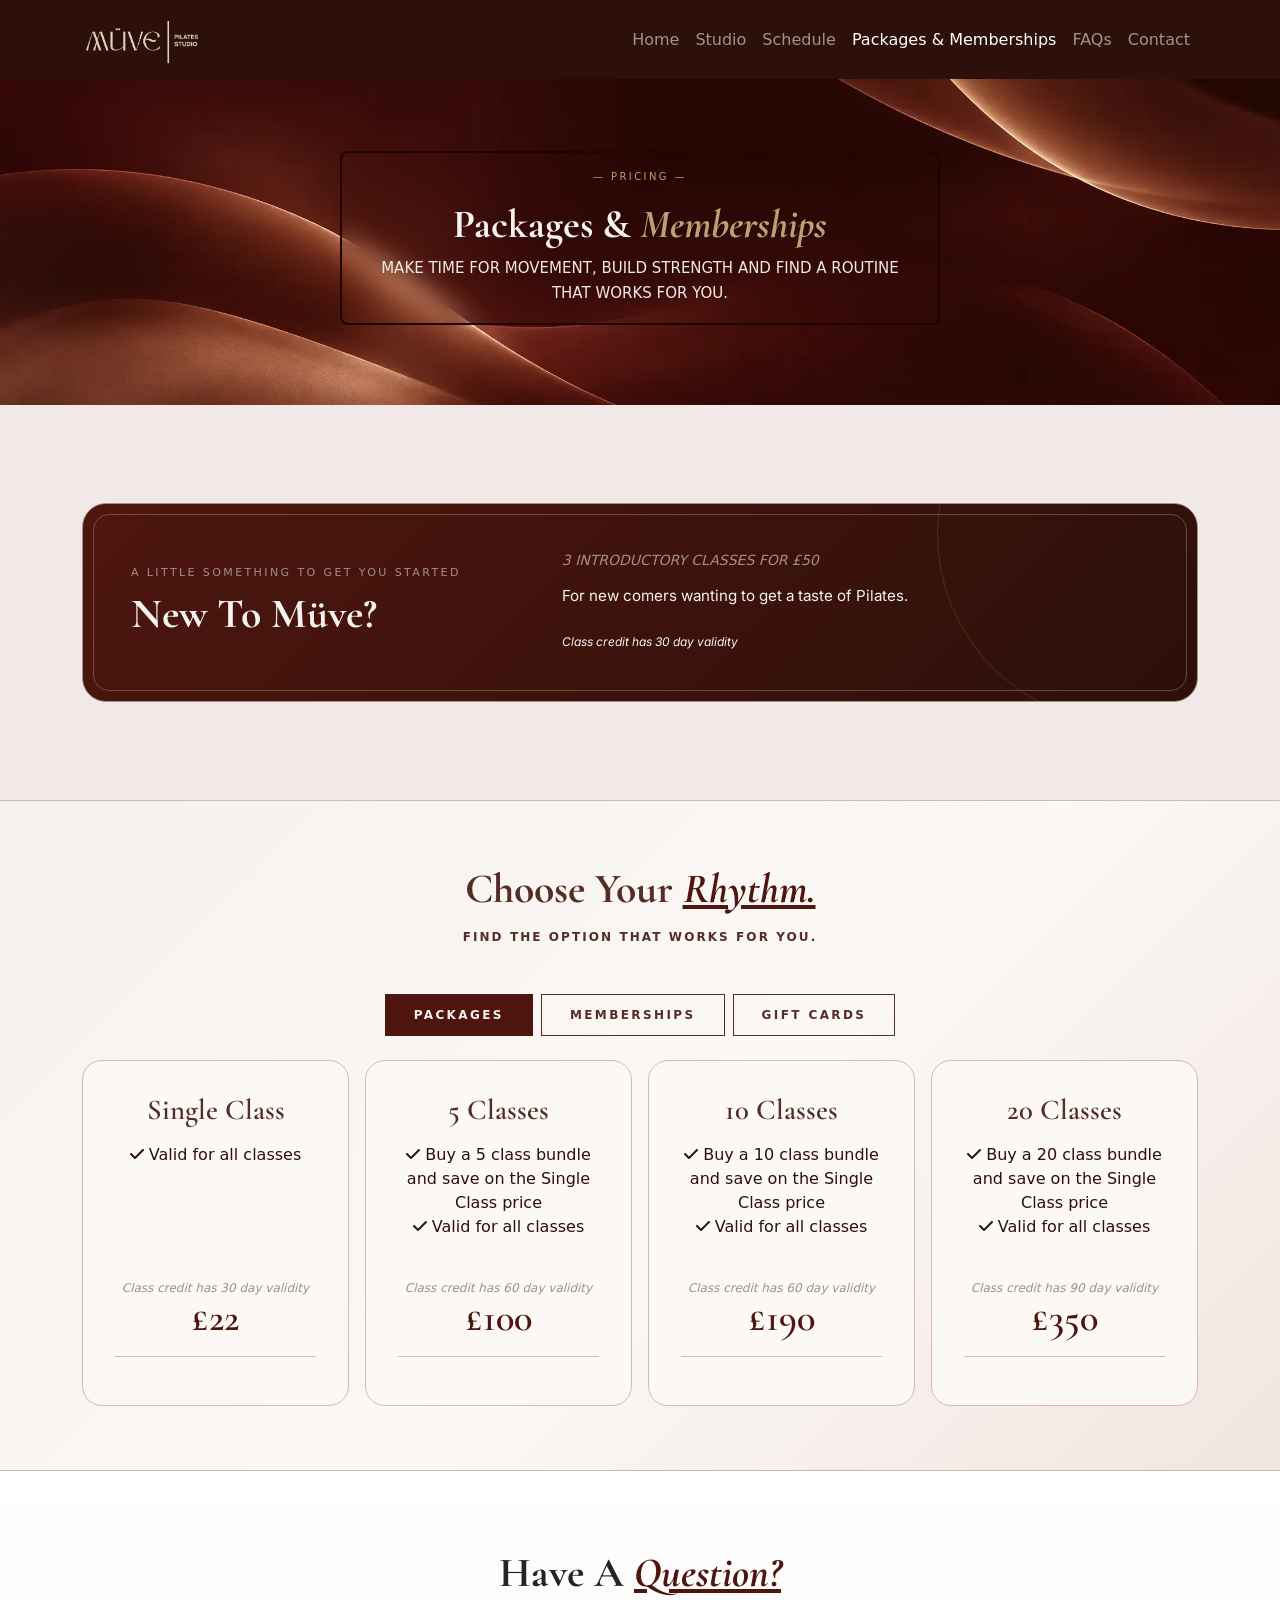
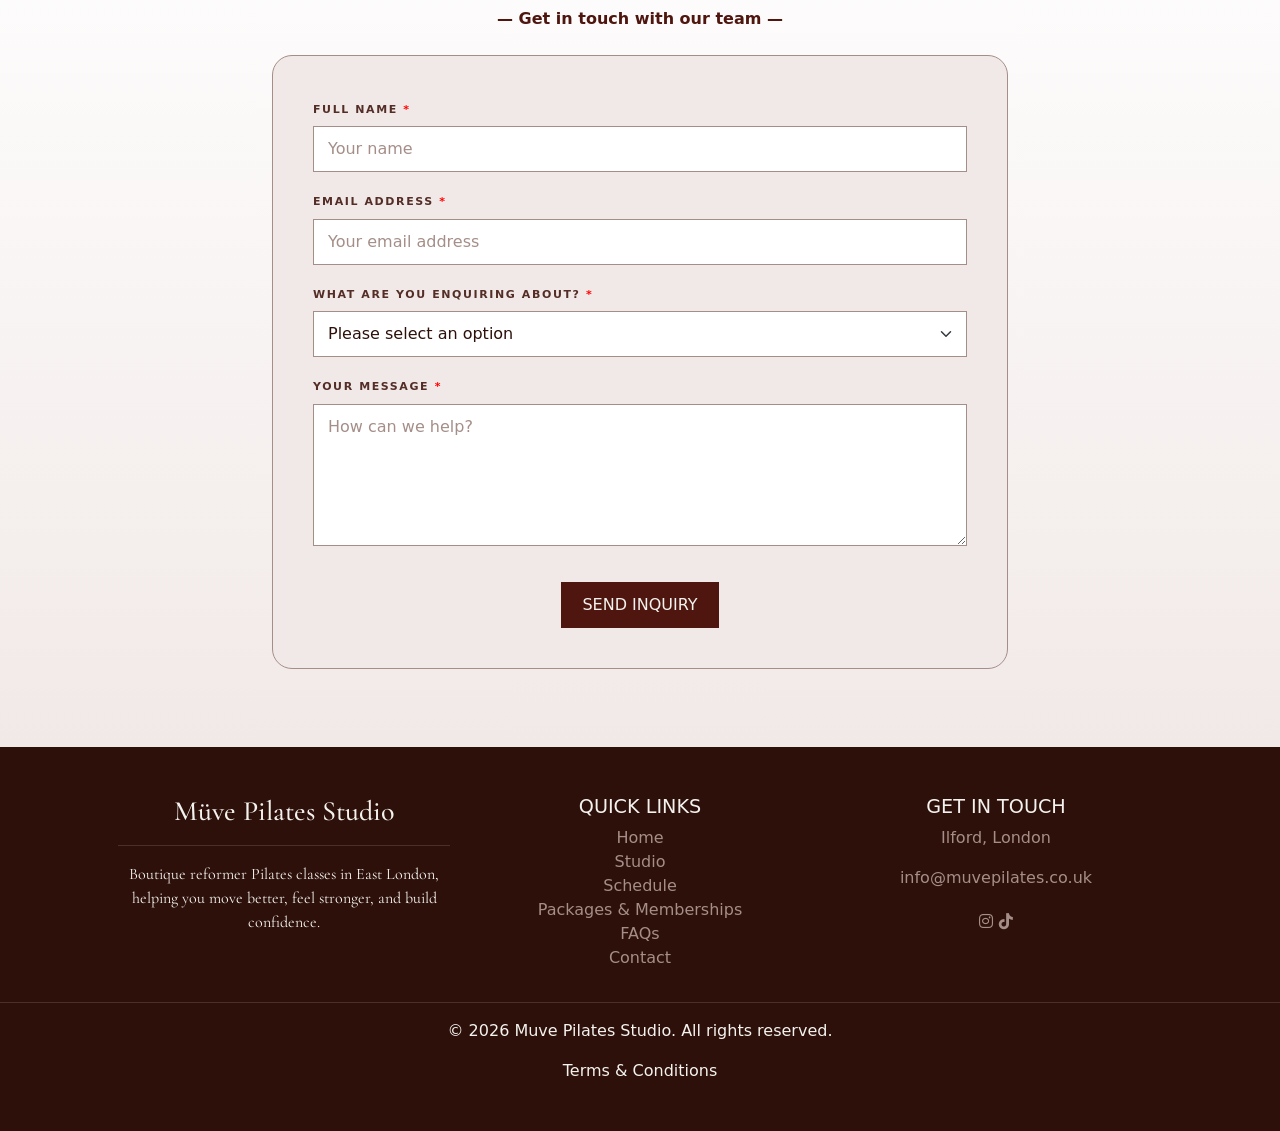
<file: packages-and-memberships.html>
<!DOCTYPE html>
<html lang="en-GB">

<head>
    <meta charset="UTF-8">
    <meta name="viewport" content="width=device-width, initial-scale=1.0">
    <meta name="description" content="Müve Pilates Studio offers reformer Pilates classes in East London, helping you build strength, improve mobility, and feel your 
    best in a welcoming and supportive environment.">
    <meta name="keywords" content="Pilates, Reformer Pilates, Pilates Studio, Ilford, East London, Fitness Classes, Wellness, Strength Training, Flexibility, Mobility, 
    Core Strength, Beginner Pilates, Pilates Classes, Reformer Classes, Health and Fitness, Müve Pilates">
    <title>Müve | Pilates Studio</title>

    <!-- favicon -->
    <link rel="apple-touch-icon" sizes="180x180" href="assets/images/apple-touch-icon.png">
    <link rel="icon" type="image/png" sizes="32x32" href="assets/images/favicon-32x32.png">
    <link rel="icon" type="image/png" sizes="16x16" href="assets/images/favicon-16x16.png">

    <!-- bootstrap css -->
    <link href="https://cdn.jsdelivr.net/npm/bootstrap@5.3.8/dist/css/bootstrap.min.css" rel="stylesheet"
        integrity="sha384-sRIl4kxILFvY47J16cr9ZwB07vP4J8+LH7qKQnuqkuIAvNWLzeN8tE5YBujZqJLB" crossorigin="anonymous">

    <!-- custom css -->
    <link rel="stylesheet" href="assets/css/styles.css">
</head>

<body>
    <header>
        <!-- bootstrap navbar -->
        <nav class="navbar fixed-top navbar-expand-lg navbar-dark">
            <div class="container navbar-container">
                <a class="navbar-brand" href="index.html"><img src="assets/images/muve-logo.webp" alt="Muve logo"
                        width="120" height="50" class="d-inline-block align-text-top"></a>
                <button class="navbar-toggler" type="button" data-bs-toggle="collapse"
                    data-bs-target="#navbarSupportedContent" aria-controls="navbarSupportedContent"
                    aria-expanded="false" aria-label="Toggle navigation">
                    <span class="navbar-toggler-icon"></span>
                </button>
                <div class="collapse navbar-collapse" id="navbarSupportedContent">
                    <ul class="navbar-nav ms-auto mb-2 mb-lg-0">
                        <li class="nav-item">
                            <a class="nav-link" href="index.html">Home</a>
                        </li>
                        <li class="nav-item">
                            <a class="nav-link" href="studio.html">Studio</a>
                        </li>
                        <li class="nav-item">
                            <a class="nav-link" href="schedule.html">Schedule</a>
                        </li>
                        <li class="nav-item">
                            <a class="nav-link active" aria-current="page" href="packages-and-memberships.html">Packages
                                & Memberships</a>
                        </li>
                        <li class="nav-item">
                            <a class="nav-link" href="faqs.html">FAQs</a>
                        </li>
                        <li class="nav-item">
                            <a class="nav-link" href="#booking-inquiry">Contact</a>
                        </li>
                    </ul>
                </div>
            </div>
        </nav>
    </header>

    <main class="mt-0 flex-grow-1">




        <!-- hero -->
        <section class="hero-banner d-flex px-0 align-items-center packages-hero-img">
            <div class="container">
                <div class="row">
                    <div class="col-12">
                        <div class="package-hero-content text-center">
                            <p class="hero-tagline"> — PRICING —</p>
                            <h1 class="packages-hero-heading fw-bold">
                                Packages & <em>Memberships</em>
                            </h1>
                            <p class="hero-text">
                                Make time for movement, build strength and find a routine that works for you.
                            </p>
                        </div>
                    </div>
                </div>
            </div>
        </section>


        <!-- intro offer -->
        <section id="offer">

            <div class="container py-5">

                <!-- bootstrap card -->
                <div class="card intro-card">
                    <div class="card-body p-4 p-lg-5">

                        <div class="row align-items-center g-3">

                            <div class="col-12 col-lg-5 text-center text-lg-start">
                                <p class="offer-label mb-2">
                                    A little something to get you started
                                </p>

                                <h2 class="heading section-title mb-0">
                                    New to Müve?
                                </h2>
                            </div>

                            <div class="col-12 col-lg-7 text-center text-lg-start">
                                <h3 class="offer-price eyebrow">
                                    3 Introductory Classes for £50
                                </h3>

                                <p class="offer-info pt-2 mb-0">
                                    For new comers wanting to get a taste of Pilates.
                                    <br>
                                    <br>
                                    <i>Class credit has 30 day validity</i>
                                </p>
                            </div>

                        </div>

                    </div>
                </div>

            </div>
        </section>


        <!-- packages, memberships and gift cards tab -->
        <section id="rhythm">
            <div class="container py-5">
                <div class="row g-3">

                    <!-- heading -->
                    <div class="col-12 text-center">
                        <h2 class="heading section-title">
                            Choose your <em>rhythm.</em>
                        </h2>

                        <p class="sub-heading fw-bold">
                            Find the option that works for you.
                        </p>
                    </div>


                    <!-- custom bootstrap tabs & cards -->
                    <div class="col-12">

                        <ul class="nav nav-pills rhythm-tabs justify-content-center mb-4" id="rhythmTabs"
                            role="tablist">

                            <!-- packages tab -->
                            <li class="nav-item" role="presentation">
                                <button class="nav-link active" id="packages-tab" data-bs-toggle="pill"
                                    data-bs-target="#packages" type="button" role="tab" aria-controls="packages"
                                    aria-selected="true"> <!-- auto selected when page loads -->

                                    PACKAGES

                                </button>
                            </li>

                            <!-- memberships tab -->
                            <li class="nav-item" role="presentation">
                                <button class="nav-link" id="memberships-tab" data-bs-toggle="pill"
                                    data-bs-target="#memberships" type="button" role="tab" aria-controls="memberships"
                                    aria-selected="false">

                                    MEMBERSHIPS

                                </button>
                            </li>

                            <!-- gift cards tabs -->
                            <li class="nav-item" role="presentation">
                                <button class="nav-link" id="giftcards-tab" data-bs-toggle="pill"
                                    data-bs-target="#giftcards" type="button" role="tab" aria-controls="giftcards"
                                    aria-selected="false">

                                    GIFT CARDS

                                </button>
                            </li>

                        </ul>


                        <!-- tab content / bootstrap cards -->
                        <div class="tab-content" id="rhythm-tabs-content">



                            <!-- packages -->
                            <div class="tab-pane fade show active" id="packages" role="tabpanel"
                                aria-labelledby="packages-tab" tabindex="0">

                                <div class="row g-3">

                                    <!-- single class -->
                                    <div class="col-12 col-sm-6 col-lg-3">
                                        <div class="card h-100 rhythm-card">
                                            <div class="card-body pricing-card text-center p-4">
                                                <h3 class="card-name">Single Class</h3>

                                                <p class="card-description">
                                                    <i class="fa-solid fa-check"></i> Valid for all classes
                                                </p>

                                                <p class="class-validity">
                                                    Class credit has 30 day validity
                                                </p>

                                                <p class="card-price">£22</p>
                                                <hr>
                                            </div>
                                        </div>
                                    </div>

                                    <!-- 5 classes -->
                                    <div class="col-12 col-sm-6 col-lg-3">
                                        <div class="card h-100 rhythm-card">
                                            <div class="card-body pricing-card text-center p-4">
                                                <h3 class="card-name">5 Classes</h3>

                                                <p class="card-description">
                                                    <i class="fa-solid fa-check"></i> Buy a 5 class bundle and save
                                                    on the Single Class price
                                                    <br>
                                                    <i class="fa-solid fa-check"></i> Valid for all classes
                                                </p>

                                                <p class="class-validity">
                                                    Class credit has 60 day validity
                                                </p>

                                                <p class="card-price">£100</p>
                                                <hr>
                                            </div>
                                        </div>
                                    </div>

                                    <!-- 10 classes -->
                                    <div class="col-12 col-sm-6 col-lg-3">
                                        <div class="card h-100 rhythm-card">
                                            <div class="card-body pricing-card text-center p-4">
                                                <h3 class="card-name">10 Classes</h3>

                                                <p class="card-description">
                                                    <i class="fa-solid fa-check"></i> Buy a 10 class bundle and save
                                                    on the Single Class price
                                                    <br>
                                                    <i class="fa-solid fa-check"></i> Valid for all classes
                                                </p>

                                                <p class="class-validity">
                                                    Class credit has 60 day validity
                                                </p>

                                                <p class="card-price">£190</p>
                                                <hr>
                                            </div>
                                        </div>
                                    </div>

                                    <!-- 20 classes -->
                                    <div class="col-12 col-sm-6 col-lg-3">
                                        <div class="card h-100 rhythm-card">
                                            <div class="card-body pricing-card text-center p-4">
                                                <h3 class="card-name">20 Classes</h3>

                                                <p class="card-description">
                                                    <i class="fa-solid fa-check"></i> Buy a 20 class bundle and save
                                                    on the Single Class price
                                                    <br>
                                                    <i class="fa-solid fa-check"></i> Valid for all classes
                                                </p>

                                                <p class="class-validity">
                                                    Class credit has 90 day validity
                                                </p>

                                                <p class="card-price">£350</p>
                                                <hr>
                                            </div>
                                        </div>
                                    </div>

                                </div>
                            </div>



                            <!-- memberships -->
                            <div class="tab-pane fade" id="memberships" role="tabpanel"
                                aria-labelledby="memberships-tab" tabindex="0">

                                <div class="row g-3 justify-content-center">

                                    <div class="col-12 col-md-6 col-lg-4">
                                        <div class="card h-100 rhythm-card">
                                            <div class="card-body pricing-card text-center p-4">
                                                <h3 class="card-name">Müve 8</h3>
                                                <div class="card-description">
                                                    <i class="fa-solid fa-check"></i> Limited to 8 classes per month
                                                    <br>
                                                    <i class="fa-solid fa-check"></i> No joining or cancellation
                                                    fees
                                                    <br>
                                                    <i class="fa-solid fa-check"></i> Payments taken in advance
                                                    <br>
                                                    <i class="fa-solid fa-check"></i> Monthly rolling contract and
                                                    cancel anytime ahead of next advance payment
                                                    <br>
                                                    <hr>
                                                    <i class="fa-regular fa-star"></i> Access to all classes
                                                    <br>
                                                    <i class="fa-regular fa-star"></i> Priority access to events
                                                    <hr>
                                                </div>
                                                <p class="card-price">£120/month</p>
                                            </div>
                                        </div>
                                    </div>

                                    <!-- standout card -->
                                    <div class="col-12 col-md-6 col-lg-4">
                                        <div class="card h-100 rhythm-card rhythm-card-featured">
                                            <div class="card-ribbon fw-bold">
                                                BEST FOR BUILDING ROUTINE
                                            </div>
                                            <div class="card-body pricing-card text-center p-4">
                                                <h3 class="card-name fw-bold">The 4 Month Reset</h3>
                                                <div class="card-description">
                                                    <i class="fa-solid fa-check"></i> Unlimited classes
                                                    <br>
                                                    <i class="fa-solid fa-check"></i> No joining fees
                                                    <br>
                                                    <i class="fa-solid fa-check"></i> Payments taken in advance
                                                    <br>
                                                    <i class="fa-solid fa-check"></i> Minimum 4 month period, where
                                                    the membership cannot be cancelled or frozen
                                                    <br>
                                                    <hr>
                                                    <i class="fa-regular fa-star"></i> Access to all classes & free
                                                    tote bag
                                                    <br>
                                                    <i class="fa-regular fa-star"></i> Priority access to events
                                                    <hr>
                                                </div>
                                                <p class="card-price">£165/month</p>
                                            </div>
                                        </div>
                                    </div>

                                    <div class="col-12 col-md-6 col-lg-4">
                                        <div class="card h-100 rhythm-card">
                                            <div class="card-body pricing-card text-center p-4">
                                                <h3 class="card-name">Unlimited</h3>
                                                <div class="card-description">
                                                    <i class="fa-solid fa-check"></i> Unlimited classes
                                                    <br>
                                                    <i class="fa-solid fa-check"></i> No joining or cancellation
                                                    fees
                                                    <br>
                                                    <i class="fa-solid fa-check"></i> Payments taken in advance
                                                    <br>
                                                    <i class="fa-solid fa-check"></i> Cancel anytime ahead of the
                                                    next advance payment
                                                    <br>
                                                    <hr>
                                                    <i class="fa-regular fa-star"></i> Access to all classes & free
                                                    tote bag
                                                    <br>
                                                    <i class="fa-regular fa-star"></i> Priority access to events
                                                    <hr>
                                                </div>
                                                <p class="card-price">£189/month</p>
                                            </div>
                                        </div>
                                    </div>

                                </div>
                            </div>


                            <!-- gift card -->
                            <div class="tab-pane fade" id="giftcards" role="tabpanel" aria-labelledby="giftcards-tab"
                                tabindex="0">

                                <div class="row justify-content-center">

                                    <div class="col-12 col-md-8 col-lg-6">
                                        <div class="card h-100 rhythm-card">
                                            <div class="card-body pricing-card text-center p-5">
                                                <h3 class="card-name">Custom Gift Card</h3>
                                                <p class="card-description">
                                                    Buy a gift card for any amount to gift your family and friends
                                                    to use towards class credits
                                                </p>
                                                <p class="giftcard-price">Choose how much you wish to gift (no
                                                    minimum)</p>
                                            </div>
                                        </div>
                                    </div>

                                </div>
                            </div>

                        </div>
                    </div>

                </div>
            </div>

        </section>


        <!-- booking inquiry linked to web3forms -->
        <section id="booking-inquiry">

            <div class="container my-5">

                <div class="row justify-content-center">

                    <div class="col-12 col-lg-8">
                        <!-- heading -->
                        <div class="text-center mb-4">
                            <h2 class="heading section-title">
                                Have a <em>question?</em>
                            </h2>

                            <p class="form-sub-heading fw-bold">
                                — Get in touch with our team —
                            </p>
                        </div>

                        <!-- bootstrap form and web3forms connection -->
                        <form class="booking-form" action="https://api.web3forms.com/submit" method="post">

                            <!-- web3forms access key -->
                            <input type="hidden" name="access_key" value="ecf0d357-e7eb-487a-890b-0f791e8edf1d">

                            <!-- email subject -->
                            <input type="hidden" name="subject" value="New Contact Query">

                            <!-- name -->
                            <div class="mb-3">
                                <label for="inquiryName" class="form-label">
                                    Full Name <span class="asterisk">*</span>
                                </label>

                                <input type="text" class="form-control" id="inquiryName" name="name"
                                    placeholder="Your name" autocomplete="name" required>
                            </div>


                            <!-- email -->
                            <div class="mb-3">
                                <label for="inquiryEmail" class="form-label">
                                    Email Address <span class="asterisk">*</span>
                                </label>

                                <input type="email" class="form-control" id="inquiryEmail" name="email"
                                    placeholder="Your email address" autocomplete="email" required>
                            </div>


                            <!-- dropdown -->
                            <div class="mb-3">
                                <label for="inquiryType" class="form-label">
                                    What are you enquiring about? <span class="asterisk">*</span>
                                </label>

                                <select class="form-select" id="inquiryType" name="inquiry" required>

                                    <option value="" selected disabled>
                                        Please select an option
                                    </option>

                                    <option value="packages">Packages</option>
                                    <option value="memberships">Memberships</option>
                                    <option value="gift-cards">Gift Cards</option>
                                    <option value="other">Other</option>

                                </select>
                            </div>


                            <!-- message -->
                            <div class="mb-3">
                                <label for="inquiryMessage" class="form-label">
                                    Your Message <span class="asterisk">*</span>
                                </label>

                                <textarea class="form-control" id="inquiryMessage" name="message" rows="5"
                                    placeholder="How can we help?" required></textarea>
                            </div>


                            <!-- submit -->
                            <div class="text-center mt-4">
                                <button type="submit" class="btn button">
                                    Send Inquiry
                                </button>
                            </div>

                        </form>

                    </div>

                </div>

            </div>
        </section>



    </main>

    <footer class="footer py-5">
        <div class="container">
            <div class="row text-center mx-4">

                <!-- studio info -->
                <div class="col-md-4">
                    <h3 class="footer-heading">Müve Pilates Studio</h3>
                    <hr>
                    <p class="footer-text">
                        Boutique reformer Pilates classes in East London,
                        helping you move better, feel stronger, and build confidence.
                    </p>
                </div>

                <!-- quick links -->
                <div class="col-md-4">
                    <h4 class="footer-link-heading">Quick Links</h4>

                    <ul class="list-unstyled">
                        <li class="footer-link-list"><a href="index.html">Home</a></li>
                        <li class="footer-link-list"><a href="studio.html">Studio</a></li>
                        <li class="footer-link-list"><a href="schedule.html">Schedule</a></li>
                        <li class="footer-link-list"><a href="packages-and-memberships.html">Packages &
                                Memberships</a>
                        </li>
                        <li class="footer-link-list"><a href="faqs.html">FAQs</a></li>
                        <li class="footer-link-list"><a href="#booking-inquiry">Contact</a></li>
                    </ul>
                </div>

                <!-- contact -->
                <div class="col-md-4 contact">
                    <h4 class="footer-contact">Get In Touch</h4>

                    <p class="footer-contact-info">Ilford, London</p>
                    <a href="mailto:info@muvepilates.co.uk" class="footer-contact-info">info@muvepilates.co.uk</a>

                    <div class="social-icons">
                        <a href="https://www.instagram.com/popular/muve-pilates-studio-ilford/?hl=en" target="_blank"
                            rel="noopener" aria-label="Instagram"><i class="fa-brands fa-instagram"
                                aria-hidden="true"></i></a>
                        <a href="https://www.tiktok.com/@muvepilates" target="_blank" rel="noopener"
                            aria-label="TikTok"><i class="fa-brands fa-tiktok" aria-hidden="true"></i></a>
                    </div>
                </div>

            </div>
        </div>

        <hr>

        <div class="text-center terms">
            <p class="copyright">
                © 2026 Muve Pilates Studio. All rights reserved.
            </p>

            <a href="terms.html">Terms & Conditions</a>
        </div>

    </footer>

    <!-- fontawesome -->
    <link rel="stylesheet" href="https://cdnjs.cloudflare.com/ajax/libs/font-awesome/6.7.2/css/all.min.css">

    <!-- bootstrap js -->
    <script src="https://cdn.jsdelivr.net/npm/bootstrap@5.3.8/dist/js/bootstrap.bundle.min.js"
        integrity="sha384-FKyoEForCGlyvwx9Hj09JcYn3nv7wiPVlz7YYwJrWVcXK/BmnVDxM+D2scQbITxI"
        crossorigin="anonymous"></script>
</body>

</html>
</file>
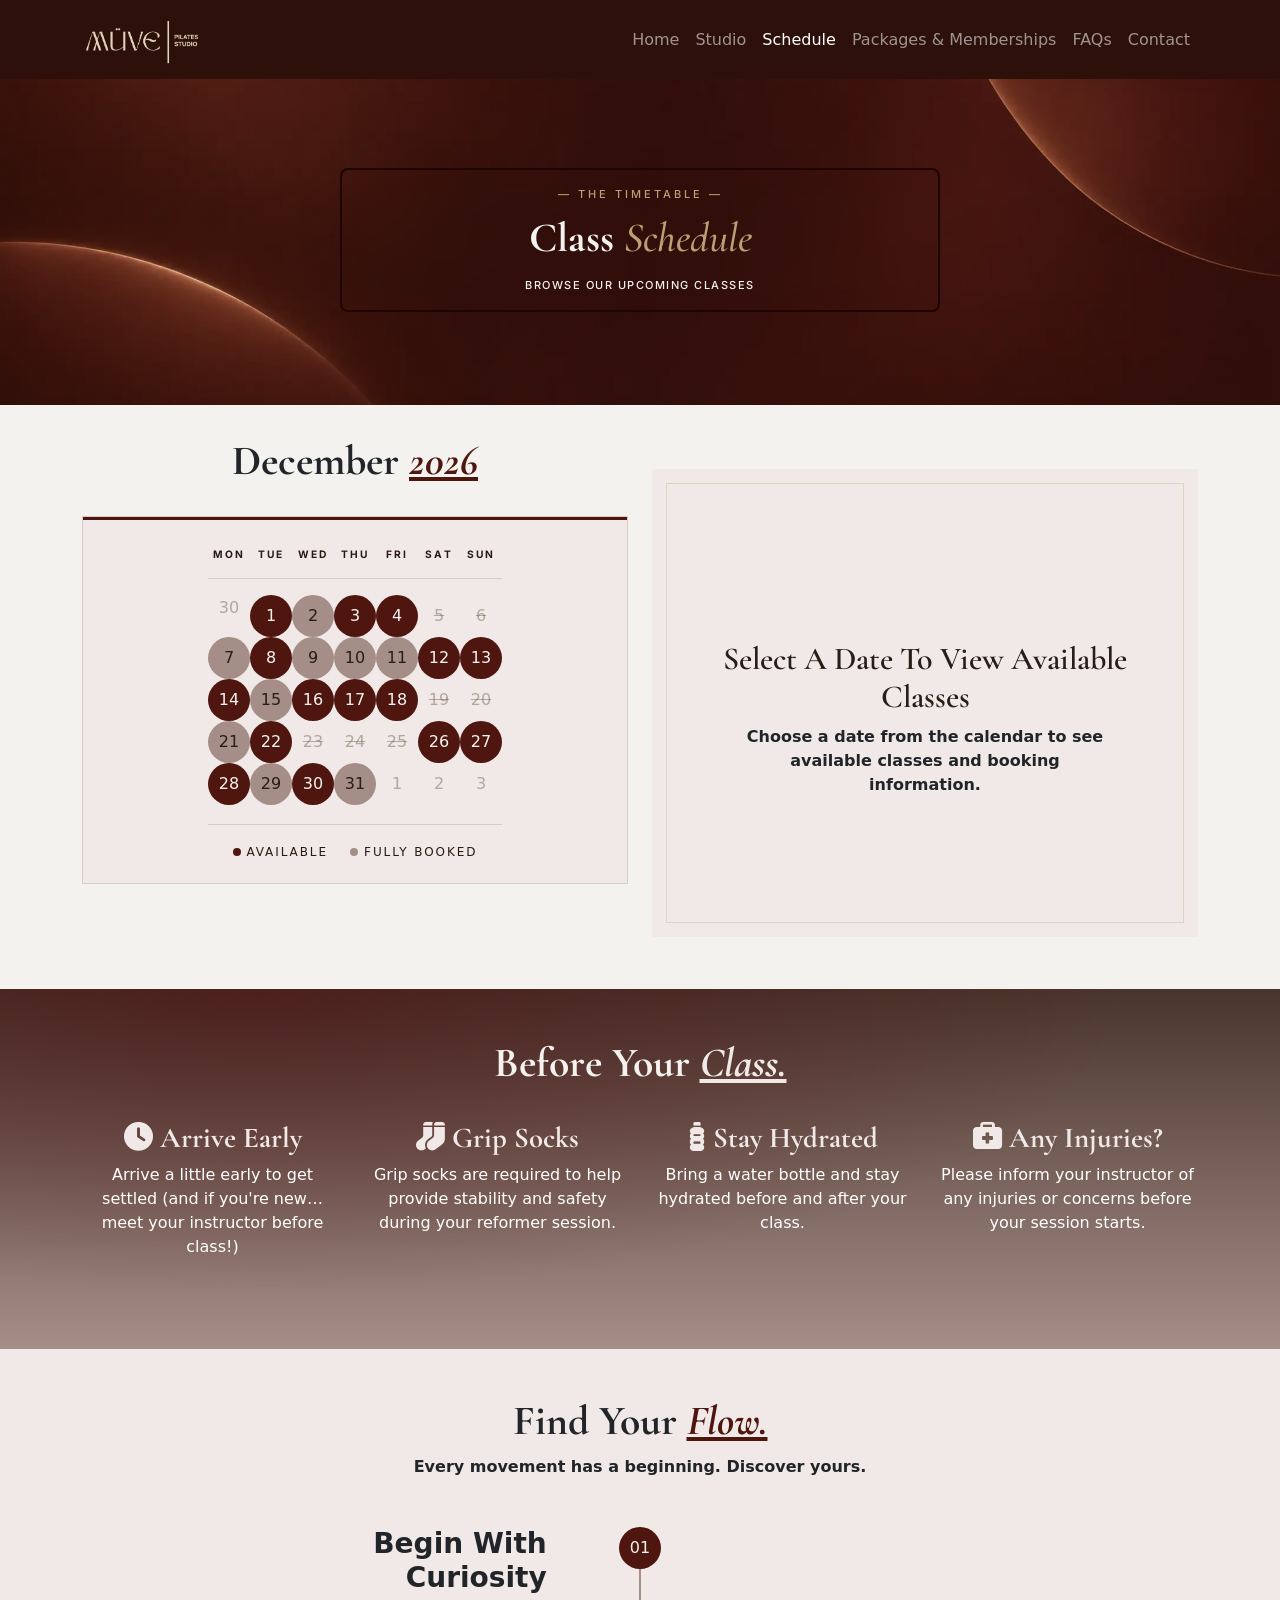
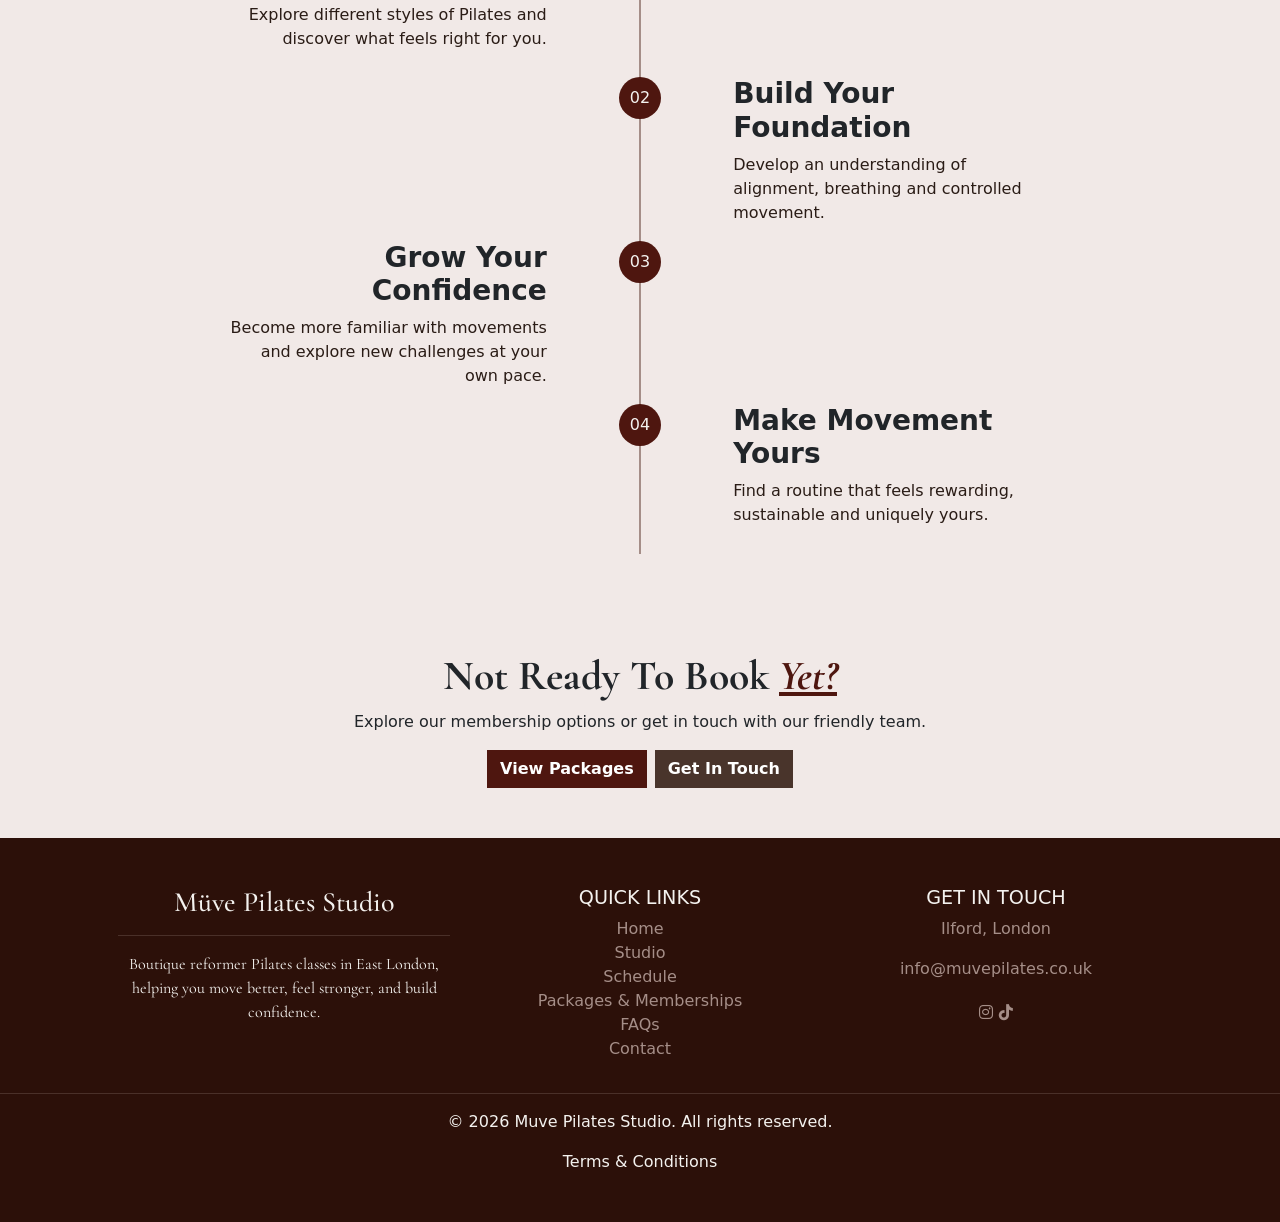
<file: schedule.html>
<!DOCTYPE html>
<html lang="en-GB">

<head>
    <meta charset="UTF-8">
    <meta name="viewport" content="width=device-width, initial-scale=1.0">
    <meta name="description" content="Müve Pilates Studio offers reformer Pilates classes in East London, helping you build strength, improve mobility, and feel your 
    best in a welcoming and supportive environment.">
    <meta name="keywords" content="Pilates, Reformer Pilates, Pilates Studio, Ilford, East London, Fitness Classes, Wellness, Strength Training, Flexibility, Mobility, 
    Core Strength, Beginner Pilates, Pilates Classes, Reformer Classes, Health and Fitness, Müve Pilates">
    <title>Müve | Pilates Studio</title>

    <!-- favicon -->
    <link rel="apple-touch-icon" sizes="180x180" href="assets/images/apple-touch-icon.png">
    <link rel="icon" type="image/png" sizes="32x32" href="assets/images/favicon-32x32.png">
    <link rel="icon" type="image/png" sizes="16x16" href="assets/images/favicon-16x16.png">

    <!-- bootstrap css -->
    <link href="https://cdn.jsdelivr.net/npm/bootstrap@5.3.8/dist/css/bootstrap.min.css" rel="stylesheet"
        integrity="sha384-sRIl4kxILFvY47J16cr9ZwB07vP4J8+LH7qKQnuqkuIAvNWLzeN8tE5YBujZqJLB" crossorigin="anonymous">

    <!-- custom css -->
    <link rel="stylesheet" href="assets/css/styles.css">
</head>

<body>
    <header>
        <!-- bootstrap navbar -->
        <nav class="navbar fixed-top navbar-expand-lg navbar-dark">
            <div class="container navbar-container">
                <a class="navbar-brand" href="index.html"><img src="assets/images/muve-logo.webp" alt="Muve logo"
                        width="120" height="50" class="d-inline-block align-text-top"></a>
                <button class="navbar-toggler" type="button" data-bs-toggle="collapse"
                    data-bs-target="#navbarSupportedContent" aria-controls="navbarSupportedContent"
                    aria-expanded="false" aria-label="Toggle navigation">
                    <span class="navbar-toggler-icon"></span>
                </button>
                <div class="collapse navbar-collapse" id="navbarSupportedContent">
                    <ul class="navbar-nav ms-auto mb-2 mb-lg-0">
                        <li class="nav-item">
                            <a class="nav-link" href="index.html">Home</a>
                        </li>
                        <li class="nav-item">
                            <a class="nav-link" href="studio.html">Studio</a>
                        </li>
                        <li class="nav-item">
                            <a class="nav-link active" aria-current="page" href="schedule.html">Schedule</a>
                        </li>
                        <li class="nav-item">
                            <a class="nav-link" href="packages-and-memberships.html">Packages & Memberships</a>
                        </li>
                        <li class="nav-item">
                            <a class="nav-link" href="faqs.html">FAQs</a>
                        </li>
                        <li class="nav-item">
                            <a class="nav-link" href="packages-and-memberships.html#booking-inquiry">Contact</a>
                        </li>
                    </ul>
                </div>
            </div>
        </nav>
    </header>




    <!-- main -->
    <main class="mt-0 flex-grow-1">

        <!-- hero image -->
        <section class="schedule-hero">

            <div class="container">

                <div class="schedule-hero-content text-center">

                    <p class="schedule-eyebrow">
                        — THE TIMETABLE —
                    </p>

                    <h1 class="schedule-hero-heading">
                        Class <em>Schedule</em>
                    </h1>

                    <p class="schedule-hero-caption">
                        Browse our upcoming classes
                    </p>

                </div>

            </div>

        </section>



        <section id="booking-section" class="pt-3">

            <div class="container">

                <div class="row">

                    <!-- DESKTOP LEFT COLUMN -->

                    <div class="col-12 col-md-6">

                        <h2 class="heading section-title text-center pt-3">
                            December <em>2026</em>
                        </h2>



                        <!-- CALENDAR -->
                         <!-- custom bootstrap table -->
                        <div class="card calendar-card align-items-center mx-auto">
                            <div class="card-body">

                                <div class="table-responsive">
                                    <table class="text-center calendar-table">
                                        <thead>

                                            <tr>
                                                <th class="pb-3">MON</th>
                                                <th class="pb-3">TUE</th>
                                                <th class="pb-3">WED</th>
                                                <th class="pb-3">THU</th>
                                                <th class="pb-3">FRI</th>
                                                <th class="pb-3">SAT</th>
                                                <th class="pb-3">SUN</th>
                                            </tr>

                                        </thead>

                                        <tbody>

                                            <tr>
                                                <td><button class="calendar-day day-disabled" disabled>30</button>
                                                </td>
                                                <td><button class="calendar-day available mt-3"
                                                        data-date="2026-12-01">1</button>
                                                </td>
                                                <td><button class="calendar-day fully-booked mt-3"
                                                        data-date="2026-12-02">2</button>
                                                </td>
                                                <td><button class="calendar-day available mt-3"
                                                        data-date="2026-12-03">3</button>
                                                </td>
                                                <td><button class="calendar-day available mt-3"
                                                        data-date="2026-12-04">4</button>
                                                </td>
                                                <td><button class="calendar-day unavailable mt-3"
                                                        data-date="2026-12-05">5</button>
                                                </td>
                                                <td><button class="calendar-day unavailable mt-3"
                                                        data-date="2026-12-06">6</button>
                                                </td>
                                            </tr>
                                            <tr>
                                                <td><button class="calendar-day fully-booked"
                                                        data-date="2026-12-07">7</button>
                                                </td>
                                                <td><button class="calendar-day available"
                                                        data-date="2026-12-08">8</button>
                                                </td>
                                                <td><button class="calendar-day fully-booked"
                                                        data-date="2026-12-09">9</button>
                                                </td>
                                                <td><button class="calendar-day fully-booked"
                                                        data-date="2026-12-10">10</button>
                                                </td>
                                                <td><button class="calendar-day fully-booked"
                                                        data-date="2026-12-11">11</button>
                                                </td>
                                                <td><button class="calendar-day available"
                                                        data-date="2026-12-12">12</button>
                                                </td>
                                                <td><button class="calendar-day available"
                                                        data-date="2026-12-13">13</button>
                                                </td>
                                            </tr>
                                            <tr>
                                                <td><button class="calendar-day available"
                                                        data-date="2026-12-14">14</button>
                                                </td>
                                                <td><button class="calendar-day fully-booked"
                                                        data-date="2026-12-15">15</button>
                                                </td>
                                                <td><button class="calendar-day available"
                                                        data-date="2026-12-16">16</button>
                                                </td>
                                                <td><button class="calendar-day available"
                                                        data-date="2026-12-17">17</button>
                                                </td>
                                                <td><button class="calendar-day available"
                                                        data-date="2026-12-18">18</button>
                                                </td>
                                                <td><button class="calendar-day unavailable"
                                                        data-date="2026-12-19">19</button>
                                                </td>
                                                <td><button class="calendar-day unavailable"
                                                        data-date="2026-12-20">20</button>
                                                </td>
                                            </tr>
                                            <tr>
                                                <td><button class="calendar-day fully-booked"
                                                        data-date="2026-12-21">21</button>
                                                </td>
                                                <td><button class="calendar-day available"
                                                        data-date="2026-12-22">22</button>
                                                </td>
                                                <td><button class="calendar-day unavailable"
                                                        data-date="2026-12-23">23</button>
                                                </td>
                                                <td><button class="calendar-day unavailable"
                                                        data-date="2026-12-24">24</button>
                                                </td>
                                                <td><button class="calendar-day unavailable"
                                                        data-date="2026-12-25">25</button>
                                                </td>
                                                <td><button class="calendar-day available"
                                                        data-date="2026-12-26">26</button>
                                                </td>
                                                <td><button class="calendar-day available"
                                                        data-date="2026-12-27">27</button>
                                                </td>
                                            </tr>
                                            <tr>
                                                <td><button class="calendar-day available"
                                                        data-date="2026-12-28">28</button>
                                                </td>
                                                <td><button class="calendar-day fully-booked"
                                                        data-date="2026-12-29">29</button>
                                                </td>
                                                <td><button class="calendar-day available"
                                                        data-date="2026-12-30">30</button>
                                                </td>
                                                <td><button class="calendar-day fully-booked"
                                                        data-date="2026-12-31">31</button>
                                                </td>
                                                <td><button class="calendar-day day-disabled" disabled>1</button></td>
                                                <td><button class="calendar-day day-disabled" disabled>2</button></td>
                                                <td><button class="calendar-day day-disabled" disabled>3</button></td>
                                            </tr>

                                        </tbody>

                                    </table>
                                </div>

                                <!-- key -->
                                <ul class="calendar-legend list-unstyled">
                                    <li><span class="legend-dot legend-available"></span> Available</li>
                                    <li><span class="legend-dot legend-booked"></span> Fully booked</li>
                                </ul>
                            </div>
                        </div>

                    </div>



                    <!-- DESKTOP RIGHT COLUMN -->
                    <!-- implement javascript for this section -->

                    <div class="col-12 col-md-6">

                        <!-- SELECTED DATE -->

                        <!-- getting text center aligned on y axis -->
                        <div class="schedule-panel mt-5 text-center">

                            <div id="selected-date" class="selected-date-heading text-center">

                                <h3 class="mt-4">
                                    Select A Date To View Available Classes
                                </h3>

                            </div>

                            <!-- INTRO MESSAGE (default until calendar day is click) -->

                            <div id="schedule-content" class="text-center">

                                <p class="fw-bold">
                                    Choose a date from the calendar to see
                                    available classes and booking information.
                                </p>

                            </div>

                            <!-- AVAILABLE DATES -->
                            <!-- javascript to get all available id's and show this -->

                            <div id="available-classes" class="mx-2">

                                <table class="table available-classes-table">

                                    <thead>
                                        <tr>
                                            <th>Time</th>
                                            <th>Class</th>
                                            <th></th>
                                        </tr>
                                    </thead>

                                    <tbody>

                                        <tr>
                                            <td>07:30 - 08:20</td>
                                            <td>Reformer Pilates</td>
                                            <td class="text-center">

                                                <button type="button" data-bs-toggle="modal"
                                                    data-bs-target="#bookingModal" class="book-now-btn">
                                                    REQUEST BOOKING
                                                </button>

                                            </td>
                                        </tr>

                                        <tr>
                                            <td>10:30 - 11:20</td>
                                            <td>Jumpboard</td>
                                            <td class="text-center">

                                                <button type="button" data-bs-toggle="modal"
                                                    data-bs-target="#bookingModal" class="book-now-btn">
                                                    REQUEST BOOKING
                                                </button>

                                            </td>
                                        </tr>

                                        <tr>
                                            <td>14:30 - 15:20</td>
                                            <td>Strength</td>
                                            <td class="text-center">

                                                <button type="button" data-bs-toggle="modal"
                                                    data-bs-target="#bookingModal" class="book-now-btn">
                                                    REQUEST BOOKING
                                                </button>

                                            </td>
                                        </tr>

                                        <tr>
                                            <td>18:30 - 19:20</td>
                                            <td>Mat Pilates</td>
                                            <td class="text-center">

                                                <button type="button" data-bs-toggle="modal"
                                                    data-bs-target="#bookingModal" class="book-now-btn">
                                                    REQUEST BOOKING
                                                </button>

                                            </td>
                                        </tr>

                                    </tbody>

                                </table>

                            </div>

                            <!-- FULLY BOOKED -->
                            <!-- javascript to show this when clicked on calendar day with id of fully-booked -->

                            <div id="fully-booked">

                                <p class="fully-booked-message">
                                    Unfortunately all classes for this date have been fully booked.
                                </p>

                            </div>

                            <!-- UNAVAILABLE -->
                            <!-- javascript to show this when clicked on calendar day with id of unavailable -->

                            <div id="unavailable-dates">

                                <p class="unavailable-message">
                                    No classes are schedules for this day.
                                </p>

                            </div>

                        </div>

                    </div>

                </div>

            </div>

        </section>


        <!-- bootstrap booking modal -->
        <div class="modal fade" id="bookingModal" tabindex="-1">

            <div class="modal-dialog">
                <!-- content-->
                <div class="modal-content">

                    <div class="modal-header">
                        <!-- modal title -->
                        <h4 class="modal-title h5">
                            Book Your Class
                        </h4>

                        <button type="button" class="btn-close" data-bs-dismiss="modal">
                        </button>

                    </div>

                    <!-- bootstrap form -->
                    <!-- Web3Forms connection -->
                    <form action="https://api.web3forms.com/submit" method="POST">

                        <!-- Web3Forms access key -->
                        <input type="hidden" name="access_key" value="9fbcc2a0-f86c-4bba-8edc-fc1d394d3283">

                        <!-- email subject -->
                        <input type="hidden" name="subject" value="New Pilates Class Booking">

                        <!-- booking information -->
                        <!-- javascript uses event listeners to collect these without having user to input it -->
                        <input type="hidden" name="class_name" id="bookingClass">

                        <input type="hidden" name="class_date" id="bookingDate">

                        <input type="hidden" name="class_time" id="bookingTime">

                        <div class="modal-body">

                            <!-- form details -->
                            <div class="mb-3">
                                
                                <label for="fullName" class="form-label modal-input">
                                    Full Name
                                </label>

                                <input type="text" name="name" id="fullName" class="form-control" required>

                            </div>

                            <div class="mb-3">

                                <label for="email" class="form-label modal-input">
                                    Email Address
                                </label>

                                <input type="email" name="email" id="email" class="form-control" required>

                            </div>

                            <div class="mb-3">

                                <label for="phone" class="form-label  modal-input">
                                    Phone Number
                                </label>

                                <input type="tel" name="phone" id="phone" class="form-control" required>

                            </div>

                            <div class="mb-3">

                                <label for="level" class="form-label modal-input">
                                    Level Intensity
                                </label>

                                <select name="level" id="level" class="form-select" required>

                                    <option value="" selected disabled>Select a Level</option>
                                    <option value="Beginner">Beginner</option>
                                    <option value="Intermediate">Intermediate</option>
                                    <option value="Advanced">Advanced</option>
                                    <option value="All Levels">All Levels</option>

                                </select>

                            </div>

                        </div>

                        <div class="modal-footer">

                            <button type="button" class="btn modal-cancel" data-bs-dismiss="modal">
                                Cancel
                            </button>

                            <button type="submit" class="btn modal-confirm">
                                Confirm Request
                            </button>

                        </div>

                    </form>

                </div>

            </div>

        </div>

        <!-- class prep -->
        <section id="class-prep">

            <div class="container">

                <div class="row g-4 text-center mb-4">

                    <div class="col-12">

                        <h1 class="heading section-title">Before your <em>class.</em></h1>

                    </div>

                    <div class="col-12 col-md-6 col-lg-3">
                        <div class="prep-item reveal">
                            <h2 class="before-class-heading fw-bold h3"><i class="fa-solid fa-clock"></i> Arrive Early
                            </h2>
                            <p class="before-class-text">Arrive a little early to get settled (and if you're new…
                                meet your instructor before class!)</p>
                        </div>
                    </div>

                    <div class="col-12 col-md-6 col-lg-3">
                        <div class="prep-item reveal">
                            <h3 class="before-class-heading fw-bold"><i class="fa-solid fa-socks"></i> Grip Socks
                            </h3>
                            <p class="before-class-text">Grip socks are required to help provide stability and
                                safety during your reformer session.</p>
                        </div>
                    </div>

                    <div class="col-12 col-md-6 col-lg-3">
                        <div class="prep-item reveal">
                            <h3 class="before-class-heading fw-bold"><i class="fa-solid fa-bottle-water"></i> Stay
                                Hydrated
                            </h3>
                            <p class="before-class-text">Bring a water bottle and stay hydrated before and after
                                your class.</p>
                        </div>
                    </div>

                    <div class="col-12 col-md-6 col-lg-3">
                        <div class="prep-item reveal">
                            <h3 class="before-class-heading fw-bold"><i class="fa-solid fa-briefcase-medical"></i> Any
                                Injuries?
                            </h3>
                            <p class="before-class-text">Please inform your instructor of any injuries or concerns
                                before your session starts.</p>
                        </div>
                    </div>

                </div>

            </div>

        </section>

        <!-- timeline -->
        <section id="flow-timeline">

            <div class="container py-5">

                <!-- heading -->
                <div class="text-center mb-5">
                    <h2 class="heading section-title">
                        Find Your <em>Flow.</em>
                    </h2>
                    <p class="fw-bold">Every movement has a beginning. Discover yours.</p>
                </div>

                <div class="row justify-content-center">
                    <div class="col-12 col-lg-9">

                        <!-- STEP 01: left on tablet, right on mobile -->
                        <div class="row g-0 timeline-item">

                            <div class="col-10 col-md-5 order-2 order-md-1
                            timeline-content text-start text-md-end pe-md-4">
                                <h3 class="fw-bold">Begin With Curiosity</h3>
                                <p class="timeline-text">Explore different styles of Pilates and discover what feels right for you.</p>
                            </div> 

                            <div class="col-2 order-1 order-md-2 timeline-center">
                                <span class="timeline-marker">01</span>
                            </div>

                            <!-- empty space on tablet/desktop -->
                            <div class="d-none d-md-block col-md-5 order-md-3"></div>

                        </div>

                        <!-- STEP 02: right on all screens -->
                        <div class="row g-0 timeline-item">

                            <div class="d-none d-md-block col-md-5"></div>

                            <div class="col-2 timeline-center">
                                <span class="timeline-marker">02</span>
                            </div>

                            <div class="col-10 col-md-5 timeline-content ps-md-4">
                                <h3 class="fw-bold">Build Your Foundation</h3>
                                <p class="timeline-text">Develop an understanding of alignment, breathing and controlled movement.</p>
                            </div>

                        </div>

                        <!-- STEP 03: left on tablet, right on mobile -->
                        <div class="row g-0 timeline-item">

                            <div class="col-10 col-md-5 order-2 order-md-1
                            timeline-content text-start text-md-end pe-md-4">
                                <h3 class="fw-bold">Grow Your Confidence</h3>
                                <p class="timeline-text">Become more familiar with movements and explore new challenges at your own pace.</p>
                            </div>

                            <div class="col-2 order-1 order-md-2 timeline-center">
                                <span class="timeline-marker">03</span>
                            </div>

                            <!-- empty middle space again -->
                            <div class="d-none d-md-block col-md-5 order-md-3"></div>

                        </div>

                        <!-- STEP 04: right on all screens -->
                        <div class="row g-0 timeline-item">

                            <div class="d-none d-md-block col-md-5"></div>

                            <div class="col-2 timeline-center">
                                <span class="timeline-marker">04</span>
                            </div>

                            <div class="col-10 col-md-5 timeline-content ps-md-4">
                                <h3 class="fw-bold">Make Movement Yours</h3>
                                <p class="timeline-text">Find a routine that feels rewarding, sustainable and uniquely yours.</p>
                            </div>

                        </div>

                    </div>

                </div>

            </div>
        </section>


        <!-- not ready to book section -->
        <section id="schedule-cta">

            <div class="container">
                <div class="row">

                    <div class="col-12 text-center">

                        <h2 class="heading section-title">Not Ready To Book <em>Yet?</em></h2>

                        <p class="levels-text">
                            Explore our membership options or
                            get in touch with our friendly team.
                        </p>

                        <div class="d-flex flex-wrap gap-2 justify-content-center">

                            <a href="packages-and-memberships.html" class="btn schedule-packages-cta">
                                View Packages
                            </a>

                            <a href="packages-and-memberships.html#booking-inquiry"
                                class="btn btn-outline schedule-contact-cta">
                                Get In Touch
                            </a>

                        </div>

                    </div>

                </div>
            </div>

        </section>

    </main>

    <footer class="footer py-5">
        <div class="container">
            <div class="row text-center mx-4">

                <!-- studio info -->
                <div class="col-md-4">
                    <h3 class="footer-heading">Müve Pilates Studio</h3>
                    <hr>
                    <p class="footer-text">
                        Boutique reformer Pilates classes in East London,
                        helping you move better, feel stronger, and build confidence.
                    </p>
                </div>

                <!-- quick links -->
                <div class="col-md-4">
                    <h4 class="footer-link-heading">Quick Links</h4>

                    <ul class="list-unstyled">
                        <li class="footer-link-list"><a href="index.html">Home</a></li>
                        <li class="footer-link-list"><a href="studio.html">Studio</a></li>
                        <li class="footer-link-list"><a href="schedule.html">Schedule</a></li>
                        <li class="footer-link-list"><a href="packages-and-memberships.html">Packages & Memberships</a>
                        </li>
                        <li class="footer-link-list"><a href="faqs.html">FAQs</a></li>
                        <li class="footer-link-list"><a href="packages-and-memberships.html#booking-inquiry">Contact</a>
                        </li>
                    </ul>
                </div>

                <!-- contact -->
                <div class="col-md-4 contact">
                    <h4 class="footer-contact">Get In Touch</h4>

                    <p class="footer-contact-info">Ilford, London</p>
                    <a href="mailto:info@muvepilates.co.uk" class="footer-contact-info">info@muvepilates.co.uk</a>

                    <div class="social-icons">
                        <a href="https://www.instagram.com/popular/muve-pilates-studio-ilford/?hl=en" target="_blank"
                            rel="noopener" aria-label="Instagram"><i class="fa-brands fa-instagram"
                                aria-hidden="true"></i></a>
                        <a href="https://www.tiktok.com/@muvepilates" target="_blank" rel="noopener"
                            aria-label="TikTok"><i class="fa-brands fa-tiktok" aria-hidden="true"></i></a>
                    </div>
                </div>

            </div>
        </div>

        <hr>

        <div class="text-center terms">
            <p class="copyright">
                © 2026 Muve Pilates Studio. All rights reserved.
            </p>

            <a href="terms.html">Terms & Conditions</a>
        </div>

    </footer>

    <!-- fontawesome -->
    <link rel="stylesheet" href="https://cdnjs.cloudflare.com/ajax/libs/font-awesome/6.7.2/css/all.min.css">

    <!-- bootstrap js -->
    <script src="https://cdn.jsdelivr.net/npm/bootstrap@5.3.8/dist/js/bootstrap.bundle.min.js"
        integrity="sha384-FKyoEForCGlyvwx9Hj09JcYn3nv7wiPVlz7YYwJrWVcXK/BmnVDxM+D2scQbITxI"
        crossorigin="anonymous"></script>

    <!-- js -->
    <script src="assets/script.js"></script>
</body>

</html>
</file>
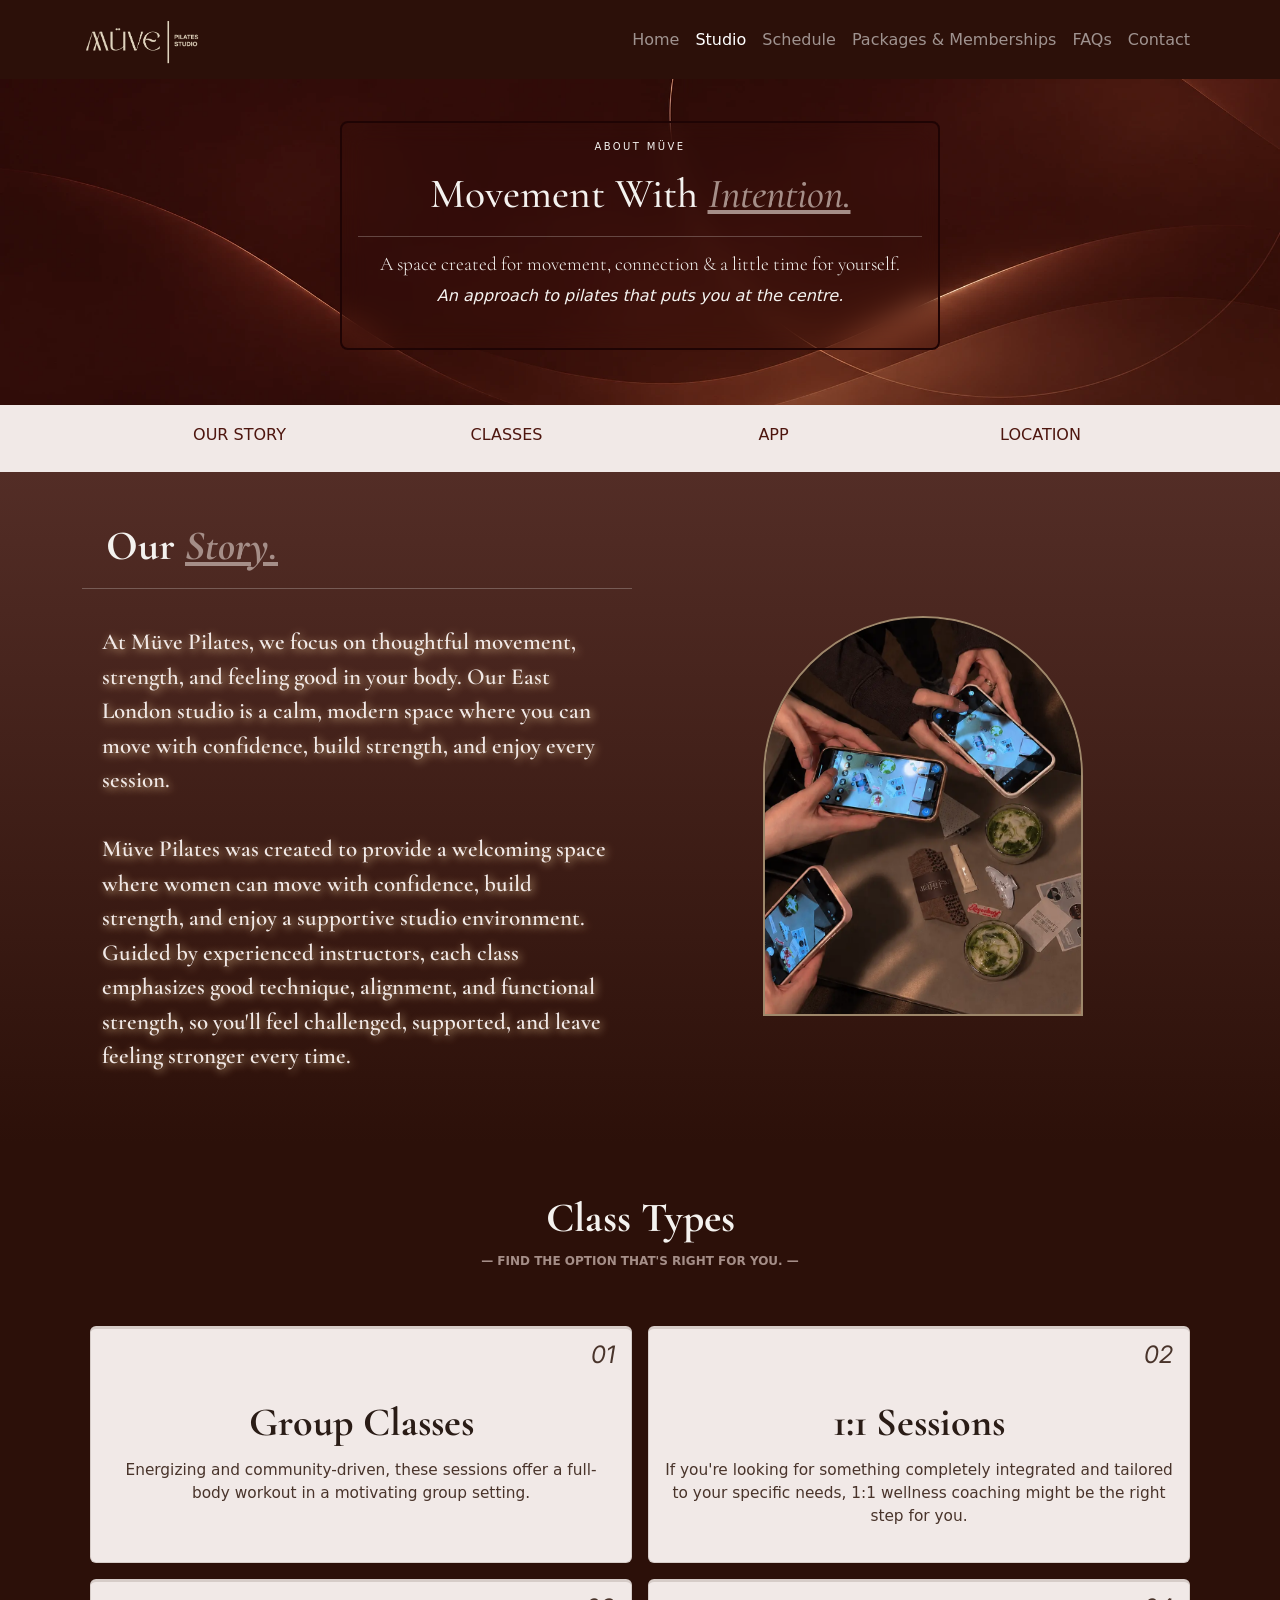
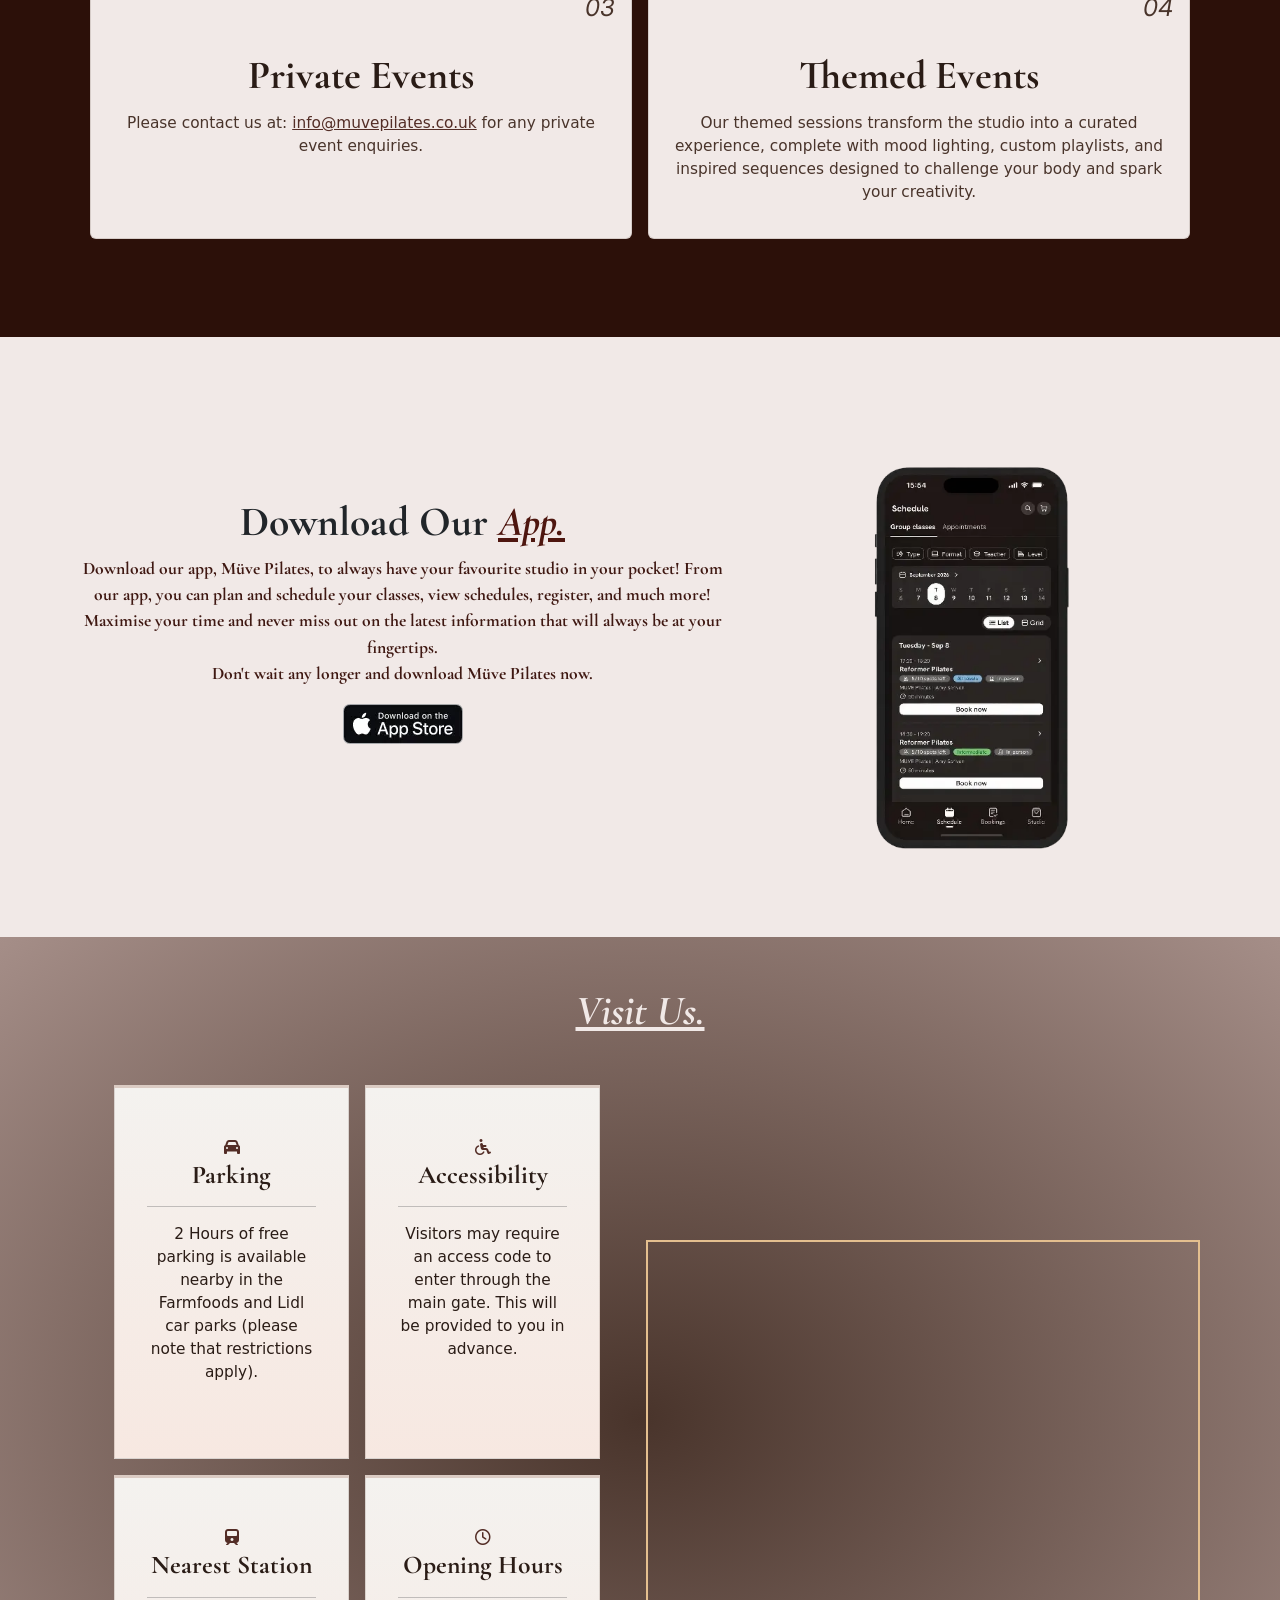
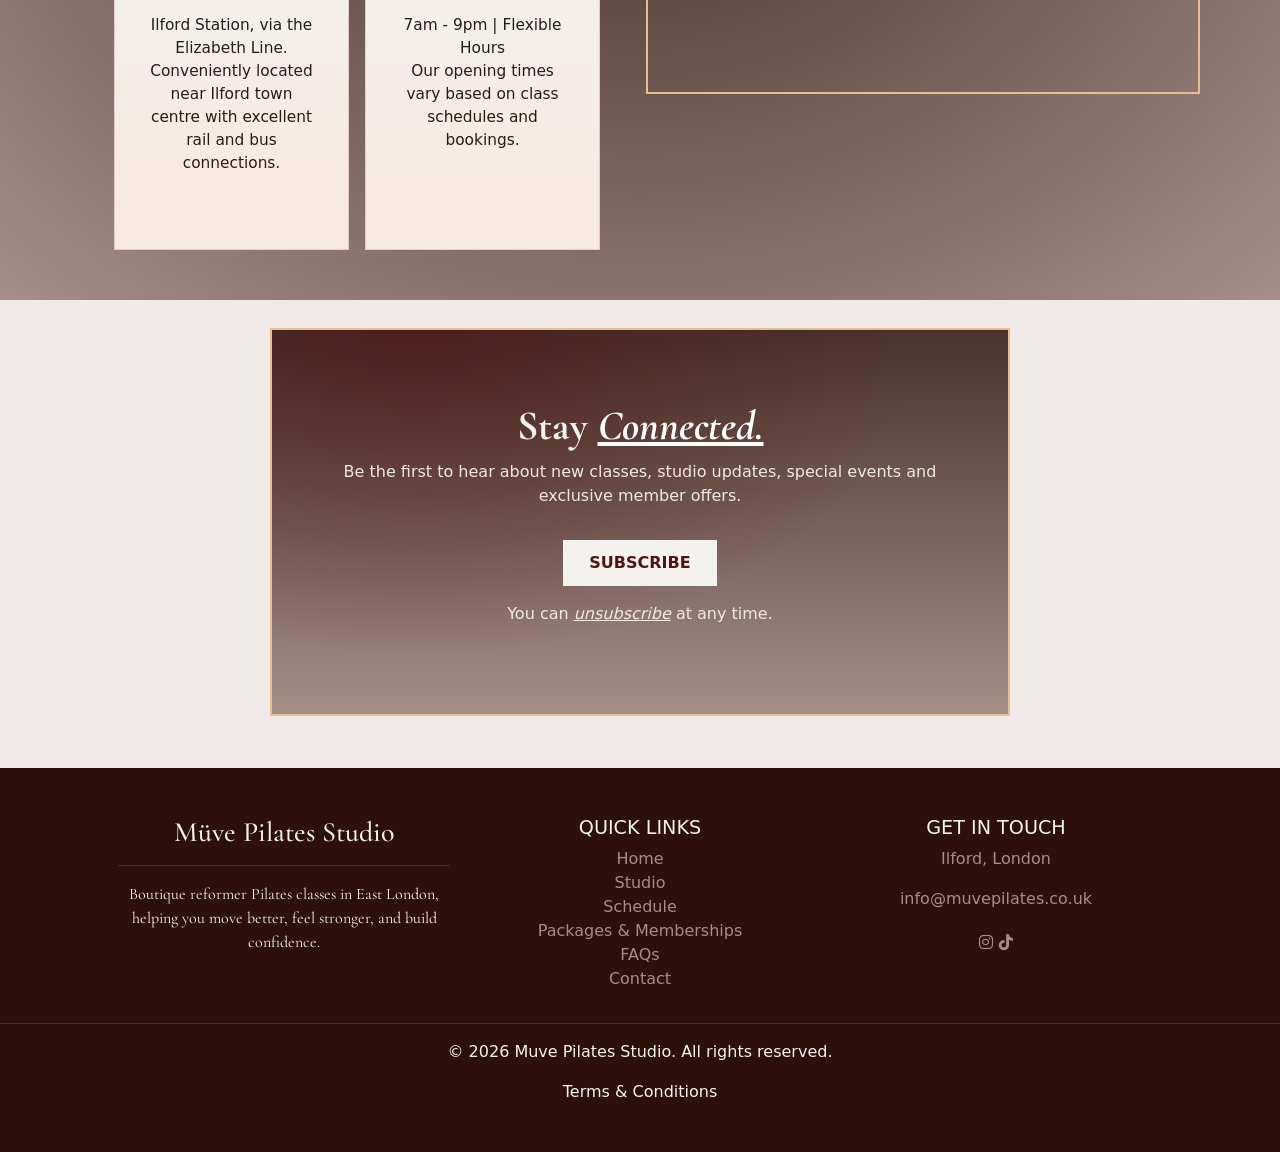
<file: studio.html>
<!DOCTYPE html>
<html lang="en-GB">

<head>
    <meta charset="UTF-8">
    <meta name="viewport" content="width=device-width, initial-scale=1.0">
    <meta name="description" content="Müve Pilates Studio offers reformer Pilates classes in East London, helping you build strength, improve mobility, and feel your 
    best in a welcoming and supportive environment.">
    <meta name="keywords" content="Pilates, Reformer Pilates, Pilates Studio, Ilford, East London, Fitness Classes, Wellness, Strength Training, Flexibility, Mobility, 
    Core Strength, Beginner Pilates, Pilates Classes, Reformer Classes, Health and Fitness, Müve Pilates">
    <title>Müve | Pilates Studio</title>

    <!-- favicon -->
    <link rel="apple-touch-icon" sizes="180x180" href="assets/images/apple-touch-icon.png">
    <link rel="icon" type="image/png" sizes="32x32" href="assets/images/favicon-32x32.png">
    <link rel="icon" type="image/png" sizes="16x16" href="assets/images/favicon-16x16.png">

    <!-- bootstrap css -->
    <link href="https://cdn.jsdelivr.net/npm/bootstrap@5.3.8/dist/css/bootstrap.min.css" rel="stylesheet"
        integrity="sha384-sRIl4kxILFvY47J16cr9ZwB07vP4J8+LH7qKQnuqkuIAvNWLzeN8tE5YBujZqJLB" crossorigin="anonymous">

    <!-- custom css -->
    <link rel="stylesheet" href="assets/css/styles.css">
</head>

<body>
    <header>
        <!-- bootstrap navbar -->
        <nav class="navbar fixed-top navbar-expand-lg navbar-dark">
            <div class="container navbar-container">
                <a class="navbar-brand" href="index.html"><img src="assets/images/muve-logo.webp" alt="Muve logo"
                        width="120" height="50" class="d-inline-block align-text-top"></a>
                <button class="navbar-toggler" type="button" data-bs-toggle="collapse"
                    data-bs-target="#navbarSupportedContent" aria-controls="navbarSupportedContent"
                    aria-expanded="false" aria-label="Toggle navigation">
                    <span class="navbar-toggler-icon"></span>
                </button>
                <div class="collapse navbar-collapse" id="navbarSupportedContent">
                    <ul class="navbar-nav ms-auto mb-2 mb-lg-0">
                        <li class="nav-item">
                            <a class="nav-link" href="index.html">Home</a>
                        </li>
                        <li class="nav-item">
                            <a class="nav-link active" aria-current="page" href="studio.html">Studio</a>
                        </li>
                        <li class="nav-item">
                            <a class="nav-link" href="schedule.html">Schedule</a>
                        </li>
                        <li class="nav-item">
                            <a class="nav-link" href="packages-and-memberships.html">Packages & Memberships</a>
                        </li>
                        <li class="nav-item">
                            <a class="nav-link" href="faqs.html">FAQs</a>
                        </li>
                        <li class="nav-item">
                            <a class="nav-link" href="packages-and-memberships.html#booking-inquiry">Contact</a>
                        </li>
                    </ul>
                </div>
            </div>
        </nav>
    </header>

    <main class="mt-0 flex-grow-1">

        <!-- hero image -->

        <section class="about-hero-img">
            <div class="container">

                <div class="row align-items-center mx-auto">

                    <div class="col-12">

                        <div class="about-hero-content text-center mx-auto">

                            <p class="about-hero-tagline">
                                ABOUT MÜVE
                            </p>

                            <h1 class="heading section-title">
                                Movement With <em>Intention.</em>
                            </h1>
                            <hr>
                            <h2 class="about-hero-caption">A space created for movement,
                                connection & a little time for yourself.</h2>

                            <p class="lead about-hero-text mb-4">
                                An approach to pilates that puts you at the centre.
                            </p>

                        </div>

                    </div>

                </div>
            </div>

        </section>

        <!-- internal links -->
        <section id="internal-navigation-section">

            <div class="container">

                <div class="row g-4 mx-4 text-center page-links">
                    <div class="col-6 col-md-3">
                        <a href="#story"><h3 class="h6">Our story</h3></a>
                    </div>
                    <div class="col-6 col-md-3">
                        <a href="#class-types"><h3 class="h6">Classes</h3></a>
                    </div>
                    <div class="col-6 col-md-3">
                        <a href="#app"><h3 class="h6">App</h3></a>
                    </div>
                    <div class="col-6 col-md-3">
                        <a href="#visit"><h3 class="h6">Location</h3></a>
                    </div>
                </div>

            </div>
        </section>

        <!-- our story -->
        <section id="story">
            <div class="container">

                <div class="row g-3 my-4 align-items-center">

                    <div class="col-12 col-md-6 story-text">
                        <h2 class="heading mx-4 section-title">Our <em>Story.</em></h2>
                        <hr>
                        <p>
                            At Müve Pilates, we focus on thoughtful movement, strength, and feeling good in your body.
                            Our
                            East London studio is a calm, modern space where you can move
                            with confidence, build strength, and enjoy every session.
                            <br>
                            <br>
                            Müve Pilates was created to provide a welcoming space where women can move with confidence,
                            build strength, and enjoy a supportive studio environment.
                            Guided by experienced instructors, each class emphasizes good technique, alignment, and
                            functional strength, so you'll feel challenged,
                            supported, and leave feeling stronger every time.
                        </p>
                    </div>

                    <!-- image -->
                    <div class="col-12 col-md-6 text-center our-story-img">
                        <img src="assets/images/about-us-img.webp"
                            alt="Arial photo of müve socks and matcha on a coffee table"
                            loading="lazy" width="320" height="400">
                    </div>

                </div>
            </div>
        </section>

        <!-- our classes -->
         <!-- custom bootstrap cards -->
        <section id="class-types">
            <div class="container">
                <div class="row mb-4">

                    <div class="col-12 text-center">

                        <h2 class="heading section-title">
                            Class Types
                        </h2>

                        <p class="class-type-sub-heading fw-bold">
                            — Find the option that's right for you. —
                        </p>

                    </div>

                </div>

                <div class="row g-3 mb-5 mx-auto mt-2">

                    <!-- group classes card -->
                    <div class="col-12 col-md-6">

                        <article class="class-card card">
                            <span class="class-num text-end studio-class-num">01</span>
                            <h3 class="fw-bold text-center">Group Classes</h3>
                            <p class="text-center">Energizing and community-driven, these sessions offer a full-body
                                workout in a motivating group setting.</p>
                        </article>

                    </div>

                    <!-- private sessions card -->
                    <div class="col-12 col-md-6">

                        <article class="class-card card">
                            <span class="class-num text-end studio-class-num">02</span>
                            <h3 class="fw-bold text-center">1:1 Sessions</h3>
                            <p class="text-center">If you're looking for something completely integrated and tailored to your
                                specific needs, 1:1 wellness coaching might be the right step for you.
                            </p>
                        </article>

                    </div>


                    <!-- private events card -->
                    <div class="col-12 col-md-6">

                        <article class="class-card card">
                            <span class="class-num text-end studio-class-num">03</span>
                            <h3 class="fw-bold text-center">Private Events</h3>
                            <p class="text-center">Please contact us at: <a href="mailto:info@muvepilates.co.uk">
                                    info@muvepilates.co.uk</a> for any private event enquiries.
                            </p>
                        </article>

                    </div>

                    <!-- themed card -->
                    <div class="col-12 col-md-6">

                        <article class="class-card card">
                            <span class="class-num text-end studio-class-num">04</span>
                            <h3 class="fw-bold text-center">Themed Events</h3>
                            <p class="text-center">Our themed sessions transform the studio into a curated experience,
                                complete with mood lighting, custom playlists, and inspired sequences
                                designed to challenge your body and spark your creativity.
                            </p>
                        </article>

                    </div>

                </div>

            </div>

        </section>

        <!-- download our app -->
        <section id="app">

            <div class="container">

                <div class="row align-items-center mb-2 text-center mt-4">

                    <div class="col-12 col-md-6 col-xl-7 app-text">

                        <h2 class="heading section-title">
                            Download Our <em>App.</em>
                        </h2>

                        <!-- description -->
                        <p class="card-description">
                            Download our app, Müve Pilates, to always have your favourite studio in your pocket!
                            From our app, you can plan and schedule your classes, view schedules, register, and much
                            more!
                            Maximise your time and never miss out on the latest information that will always be at your
                            fingertips.
                            <br>
                            Don't wait any longer and download Müve Pilates now.
                        </p>

                        <!-- app store cta -->
                        <div class="app-store-container mb-5">

                            <a href="https://apps.apple.com/gb/app/muve-pilates/id6756071857" target="_blank"
                                rel="noopener">
                                <img src="assets/images/app-store-badge.webp" alt="Download on the App Store"
                                    class="img-fluid" loading="lazy">
                            </a>

                        </div>

                    </div>

                    <div class="col-12 col-md-6 col-xl-5 mx-auto mt-5 text-center phone-mockup-img">

                        <!-- phone mockup image -->
                        <img src="assets/images/muve-app.webp" alt="Image of müve app on a phone mockup image.">

                    </div>


                </div>

            </div>

        </section>

        <!-- visit us -->
        <!-- custom bootstrap cards -->
        <section id="visit">

            <div class="container">

                <div class="text-center mb-5">
                    <h2 class="heading section-title"><em>Visit Us.</em></h2>
                </div>

                <div class="row g-3 align-items-center">

                    <!-- info cards -->
                    <div class="col-12 col-xl-6">

                        <div class="row g-3 info-card-container mx-4">

                            <div class="col-12 col-md-6">
                                <div class="card class-card h-100">
                                    <div class="card-body text-center">
                                        <i class="fa-solid fa-car"></i>
                                        <h3 class="fw-bold">Parking</h3>
                                        <hr>
                                        <p>
                                            2 Hours of free parking is available nearby in the
                                            Farmfoods and Lidl car parks (please note that
                                            restrictions apply).
                                        </p>
                                    </div>
                                </div>
                            </div>

                            <div class="col-12 col-md-6">
                                <div class="card class-card h-100">
                                    <div class="card-body text-center">
                                        <i class="fa-solid fa-wheelchair"></i>
                                        <h3 class="fw-bold">Accessibility</h3>
                                        <hr>
                                        <p>
                                            Visitors may require an access code to enter
                                            through the main gate. This will be provided
                                            to you in advance.
                                        </p>
                                    </div>
                                </div>
                            </div>

                            <div class="col-12 col-md-6">
                                <div class="card class-card h-100">
                                    <div class="card-body text-center">
                                        <i class="fa-solid fa-train"></i>
                                        <h3 class="fw-bold">Nearest Station</h3>
                                        <hr>
                                        <p>
                                            Ilford Station, via the Elizabeth Line.
                                            <br>
                                            Conveniently located near Ilford town centre
                                            with excellent rail and bus connections.
                                        </p>
                                    </div>
                                </div>
                            </div>

                            <div class="col-12 col-md-6">
                                <div class="card class-card h-100">
                                    <div class="card-body text-center">
                                        <i class="fa-regular fa-clock"></i>
                                        <h3 class="fw-bold">Opening Hours</h3>
                                        <hr>
                                        <p>
                                            7am - 9pm | Flexible Hours
                                            <br>
                                            Our opening times vary based on class schedules
                                            and bookings.
                                        </p>
                                    </div>
                                </div>
                            </div>

                        </div>

                    </div>

                    <!-- map -->
                    <div class="col-12 col-xl-6 text-center mx-auto google-map">

                        <iframe
                            src="https://www.google.com/maps/embed?pb=!1m18!1m12!1m3!1d79356.51782530682!2d-0.017167717846783642!3d51.57022836436906!2m3!1f0!2f0!3f0!3m2!1i1024!2i768!4f13.1!3m3!1m2!1s0x47d8a7ed38193e75%3A0x8d9c1182aed7e6fb!2sM%C3%BCve%20Pilates%20Studio!5e0!3m2!1sen!2suk!4v1794681713576!5m2!1sen!2suk"
                            width="600" height="450" title="Google maps showing our business location" style="border:0;"
                            allowfullscreen="" loading="lazy" referrerpolicy="strict-origin-when-cross-origin">
                        </iframe>

                    </div>

                </div>

            </div>

        </section>

        <!-- newsletter -->
        <section id="newsletter">

            <div class="container">

                <div class="row justify-content-center mb-4">

                    <div class="col-12 col-lg-8">

                        <div class="newsletter-card text-center">

                            <h2 class="heading section-title">
                                Stay <em>Connected.</em>
                            </h2>

                            <p class="card-description">
                                Be the first to hear about new classes, studio updates,
                                special events and exclusive member offers.
                            </p>

                            <!-- connecting button to modal -->
                            <button type="button" class="btn newsletter-btn mt-3" data-bs-toggle="modal"
                                data-bs-target="#newsletterModal">

                                Subscribe

                            </button>

                            <p class="unsubscribe mt-3">
                                You can <i>unsubscribe</i> at any time.
                            </p>

                        </div>

                    </div>

                </div>


                <!-- newsletter bootstrap modal -->
                <div class="modal fade" id="newsletterModal" tabindex="-1">

                    <div class="modal-dialog">
                        <!-- content -->
                        <div class="modal-content">
                            <!-- header -->
                            <div class="modal-header">

                                <h3 class="modal-title">
                                    Join Our Community
                                </h3>

                                <button type="button" class="btn-close" data-bs-dismiss="modal">
                                </button>

                            </div>

                            <!-- bootstrap form -->
                            <!-- Web3Forms connection -->
                            <form action="https://api.web3forms.com/submit" method="POST">

                                <!-- Web3Forms access key -->
                                <input type="hidden" name="access_key" value="4e199d0c-21e2-4f49-a1c1-263873f6b1a9">

                                <!-- email subject -->
                                <input type="hidden" name="subject" value="New Newsletter Subscription">

                                <div class="modal-body">
                                    <!-- text inside modal body -->
                                    <p>
                                        Sign up to receive studio updates,
                                        wellness tips and exclusive offers.
                                    </p>

                                    <div class="mb-3">

                                        <label for="newsletterEmail" class="form-label modal-input">
                                            Email Address
                                        </label>

                                        <input type="email" name="email" id="newsletterEmail" class="form-control"
                                            placeholder="Enter your email address" autocomplete="email" required>

                                    </div>

                                    <p class="small text-muted">
                                        By subscribing, you agree to receive occasional emails from us.
                                    </p>

                                </div>

                                <!-- buttons -->
                                <div class="modal-footer">

                                    <button type="button" class="btn modal-cancel" data-bs-dismiss="modal">
                                        Cancel
                                    </button>

                                    <button type="submit" class="btn modal-confirm">
                                        Sign Me Up
                                    </button>

                                </div>

                            </form>

                        </div>

                    </div>

                </div>

            </div>

        </section>

    </main>

    <footer class="footer py-5">
        <div class="container">
            <div class="row text-center mx-4">

                <!-- studio info -->
                <div class="col-md-4">
                    <h3 class="footer-heading">Müve Pilates Studio</h3>
                    <hr>
                    <p class="footer-text">
                        Boutique reformer Pilates classes in East London,
                        helping you move better, feel stronger, and build confidence.
                    </p>
                </div>

                <!-- quick links -->
                <div class="col-md-4">
                    <h4 class="footer-link-heading">Quick Links</h4>

                    <ul class="list-unstyled">
                        <li class="footer-link-list"><a href="index.html">Home</a></li>
                        <li class="footer-link-list"><a href="studio.html">Studio</a></li>
                        <li class="footer-link-list"><a href="schedule.html">Schedule</a></li>
                        <li class="footer-link-list"><a href="packages-and-memberships.html">Packages & Memberships</a>
                        </li>
                        <li class="footer-link-list"><a href="faqs.html">FAQs</a></li>
                        <li class="footer-link-list"><a href="packages-and-memberships.html#booking-inquiry">Contact</a>
                        </li>
                    </ul>
                </div>

                <!-- contact -->
                <div class="col-md-4 contact">
                    <h4 class="footer-contact">Get In Touch</h4>

                    <p class="footer-contact-info">Ilford, London</p>
                    <a href="mailto:info@muvepilates.co.uk" class="footer-contact-info">info@muvepilates.co.uk</a>

                    <div class="social-icons">
                        <a href="https://www.instagram.com/popular/muve-pilates-studio-ilford/?hl=en" target="_blank"
                            rel="noopener" aria-label="Instagram"><i class="fa-brands fa-instagram"
                                aria-hidden="true"></i></a>
                        <a href="https://www.tiktok.com/@muvepilates" target="_blank" rel="noopener"
                            aria-label="TikTok"><i class="fa-brands fa-tiktok" aria-hidden="true"></i></a>
                    </div>
                </div>

            </div>
        </div>

        <hr>

        <div class="text-center terms">
            <p class="copyright">
                © 2026 Muve Pilates Studio. All rights reserved.
            </p>

            <a href="terms.html">Terms & Conditions</a>
        </div>

    </footer>

    <!-- fontawesome -->
    <link rel="stylesheet" href="https://cdnjs.cloudflare.com/ajax/libs/font-awesome/6.7.2/css/all.min.css">

    <!-- bootstrap js -->
    <script src="https://cdn.jsdelivr.net/npm/bootstrap@5.3.8/dist/js/bootstrap.bundle.min.js"
        integrity="sha384-FKyoEForCGlyvwx9Hj09JcYn3nv7wiPVlz7YYwJrWVcXK/BmnVDxM+D2scQbITxI"
        crossorigin="anonymous"></script>
</body>

</html>
</file>
<file: assets/css/styles.css>
/* google fonts */
@import url('https://fonts.googleapis.com/css2?family=Cormorant+Garamond:ital,wght@0,300..700;1,300..700&family=Inter:ital,opsz,wght@0,14..32,100..900;1,14..32,100..900&display=swap');

/* variables */
:root {
    /* COLORS */

    /* burgundy */
    --primary-color: #4e160f;
    --primary-color-darker: #2c1009;
    --primary-color-highlight: #532d26;

    /* light neutrals */
    --secondary-color: #f4f2ef;
    --secondary-color-darker: #a58e88;
    --secondary-color-highlight: #f1e9e7;

    /* browns */
    --tertiary-color: #2a1c16;
    --tertiary-color-highlight: #49342b;
    --tertiary-color-warmer: #2b1a13;

    /* FONTS */
    --heading-font: "Cormorant Garamond", Georgia, serif;
    --body-font: "Inter", Arial, sans-serif;

    /* CARD BORDERS */
    --line: rgba(74, 51, 40, 0.16);
}

/* general */
.heading {
    color: var(--primary-color-highlight);
    font-family: var(--heading-font);
    font-size: 4rem;
    font-weight: 800;
    text-transform: capitalize;
}

.section-title {
    font-size: 2.6rem;
    color: #212529;
}

.section-head {
    font-family: var(--heading-font);
    font-weight: 600;
}

.sub-heading {
    text-transform: uppercase;
    font-size: 12px;
    color: var(--secondary-color-highlight);
}

.eyebrow {
    text-transform: uppercase;
    font-size: 0.9rem;
    color: var(--tertiary-color-warmer);
    font-style: italic;
}

html,
body {
    height: 100%;
}

body {
    display: flex;
    flex-direction: column;
}

main {
    flex: 1;
}

.section-head {
    font-size: 3.5rem;
}

/* internal link scrolling */
html {
    scroll-behavior: smooth;
}

/* navbar */
.navbar {
    background-color: var(--primary-color-darker);
}

#book-btn {
    background-color: var(--primary-color-highlight);
    color: var(--secondary-color);
    outline: 2px solid var(--tertiary-color);
}

#book-btn:hover {
    transform: scale(1.03);
    box-shadow: 0 10px 25px rgba(0, 0, 0, 0.3);
}

/* hero */
.hero {
    min-height: 75vh;
    background-image: url("../images/hero-img.webp");
    background-size: cover;
    background-position: center;
    background-repeat: no-repeat;

    /* account for fixed navbar */
    padding: 90px 0 24px;
    display: grid;
    place-items: center;
}

.hero-content {
    background: rgba(33, 20, 15, 0.91);
    backdrop-filter: blur(4px);
    border-radius: 8px;
    padding: 2rem;
    max-width: 600px;
    margin: 0 auto;
}

.hero-tagline {
    letter-spacing: .15rem;
    text-transform: uppercase;
    font-size: 10px;
    color: var(--secondary-color);
}

.hero-caption {
    text-transform: uppercase;
    text-decoration: overline;
    color: var(--secondary-color);
    font-weight: 300;
    font-family: var(--heading-font);
}

.hero-text {
    color: var(--secondary-color);
    text-transform: uppercase;
    font-size: 15px;
}

.hero-btn:hover {
    background-color: var(--secondary-color-darker);
}

/* classes info */
#classes {
    background: linear-gradient(to bottom, var(--secondary-color), var(--secondary-color-darker));
    scroll-margin-top: 50px;
    border-top: 10px solid var(--primary-color-darker);
}

.class-eyebrow {
    font-size: 1.4rem;
}

.section-title em {
    color: var(--primary-color);
}

.class-card {
    height: 100%;
    background-color: var(--secondary-color-highlight);
    border: 1px solid var(--line);
    border-top: 3px solid var(--line);
    padding: 2rem 1rem 2rem;
    display: flex;
    flex-direction: column;
}

/* adds animation line above cards */
.class-card::before {
    content: "";
    position: absolute;
    top: -1px;
    left: -1px;
    right: -1px;
    height: 4px;
    background: #75251a;
    transform: scaleX(0);
    transform-origin: left;
    transition: transform .55s ease;
}

.class-card:hover::before {
    transform: scaleX(1);
}

.class-card:hover {
    transform: translateY(-8px);
    box-shadow: var(--tertiary-color);
    border-color: transparent;
}

.class-card:hover::before {
    transform: scaleX(1);
}

.class-card:hover {
    box-shadow: 0 10px 25px rgba(0, 0, 0, 0.3);
}

.class-num {
    font-family: var(--body-font);
    font-style: italic;
    font-size: 2.6rem;
    color: var(--tertiary-color-highlight);
    display: block;
    margin-bottom: 1.6rem;
}

.class-card h3 {
    font-size: 2.5rem;
    color: var(--tertiary-color);
    margin-bottom: .8rem;
    font-family: var(--heading-font);
    min-width: 0;
}

.class-card p {
    color: var(--tertiary-color-highlight);
    font-size: .96rem;
    margin-bottom: 1.6rem;
    flex-grow: 1;
    font-weight: 500;
}

.class-meta {
    list-style: none;
    padding: 1.1rem 0 0;
    margin: 0;
    border-top: 1px solid var(--line);
    display: flex;
    flex-direction: column;
    gap: .45rem;
    font-size: .72rem;
    letter-spacing: .14em;
    text-transform: uppercase;
    color: var(--tertiary-color-warmer);
}

.class-meta li {
    white-space: nowrap;
}

.class-meta i {
    color: var(--primary-color);
    margin-right: .35rem;
    font-size: .8rem;
}

.cta-heading {
    font-family: var(--heading-font);
    color: var(--secondary-color);
    font-size: 2.2rem;
    text-shadow: 2px 2px 8px var(--primary-color-darker);
}

.timetable-btn {
    padding: 10px 20px;
    background-color: var(--secondary-color);
    color: var(--primary-color-highlight);
    border: 3px solid var(--line);
}

.timetable-btn:hover {
    background-color: var(--primary-color-highlight);
    color: white;
    outline: 3px solid var(--tertiary-color);
}

/* levels */
#levels {
    background-color: var(--primary-color-highlight);
    padding: 55px 0 60px;
    background: linear-gradient(to bottom, var(--secondary-color-darker), var(--tertiary-color-highlight));
}

#levels .section-title {
    color: var(--secondary-color);
    font-family: var(--heading-font);
}

.levels-heading {
    color: var(--secondary-color);
}

.section-title em {
    text-decoration: underline;
}

#levels hr {
    color: var(--secondary-color);
}

.accordion-item,
.accordion-body,
.accordion-button {
    border-radius: 0px !important;
}

.accordion-body {
    font-size: 15px !important;
}

.accordion-button {
    background-color: var(--secondary-color-highlight);
    color: var(--tertiary-color-highlight);
    font-weight: 600;
    text-transform: uppercase;
}

.accordion-collapse {
    color: var(--tertiary-color) !important;
}

.accordion-button:not(.collapsed) {
    background-color: var(--tertiary-color-warmer);
    color: var(--secondary-color);
}

/* accordion arrow button */
.accordion-button:not(.collapsed)::after {
    filter: brightness(0) invert(1);
}

.accordion-body {
    color: var(--primary-color-darker);
    font-size: 13px;
    background-color: var(--secondary-color);
}

.accordion-button::after {
    color: var(--secondary-color);
}

/* newcomer info */
#intro-offer {
    background-color: var(--primary-color-darker);
    padding: 60px 0 60px;
}

#intro-offer .heading,
#intro-offer hr {
    color: var(--secondary-color-highlight);
}

.offer-price {
    text-transform: uppercase;
    font-size: 14px;
    color: var(--secondary-color-darker);
}

.offer-info {
    color: var(--secondary-color);
    font-family: var(--heading-font);
    font-weight: 600;
    font-size: 1.2rem;
}

.button {
    background-color: var(--secondary-color);
    border-radius: 0px;
    color: var(--tertiary-color);
    padding: 10px 20px;
    outline: var(--line);
    text-transform: uppercase;
    margin-top: 0.8rem;
    font-weight: 500;
}

.button:hover {
    background-color: var(--secondary-color);
    color: var(--tertiary-color-warmer);
    transform: scale(1.03);
    box-shadow: 0 10px 25px rgba(0, 0, 0, 0.3);
}

/* gallery */
#gallery {
    background-color: var(--secondary-color);
    padding: 20px 0 60px;
}

.studio-gallery img {
    width: 90%;
    height: 320px;
    object-fit: cover;
    border-radius: 25px;
    border: 6px solid var(--tertiary-color-warmer);
    transition: transform 0.3s ease, box-shadow 0.3s ease;
}

.studio-gallery img:hover {
    transform: scale(1.03);
    box-shadow: 0 10px 25px rgba(0, 0, 0, 0.3);
}

/* why choose us */
#why-us {
    background-color: var(--secondary-color);
    padding: 60px 0 60px;
}

#why-us .eyebrow {
    font-size: 1.4rem;
    color: var(--tertiary-color-highlight);
}

.booking-btn {
    background-color: var(--primary-color-highlight);
    color: var(--secondary-color);
    outline: 2px solid var(--primary-color-darker);
}

.why-us-card {
    background: linear-gradient(to bottom, var(--secondary-color-darker), var(--primary-color-highlight));
    color: var(--secondary-color);
}

.why-us-card h3 {
    color: var(--secondary-color);
}

/* adds white animation line above cards */
.why-us-card::before {
    content: "";
    position: absolute;
    top: -1px;
    left: -1px;
    right: -1px;
    height: 4px;
    background: var(--secondary-color);
    transform: scaleX(0);
    transform-origin: left;
    transition: transform .55s ease;
}

.why-icon {
    width: 74px;
    height: 74px;
    margin: 0 auto 1.6rem;
    display: grid;
    place-items: center;
    border-radius: 999px 999px 0 0;
    background-color: var(--secondary-color-highlight);
    font-size: 1.6rem;
}

.why-icon i {
    color: var(--primary-color);
}

#why-us p {
    color: var(--secondary-color);
}

/* reviews */
#reviews {
    background-color: var(--secondary-color);
    padding: 20px 0 15px;
}

#reviews .eyebrow {
    font-weight: 500;
    color: var(--primary-color-darker);
}

.rating-text {
    color: var(--tertiary-color-highlight);
    font-weight: 500;
}

.rating-text-uppercase {
    color: var(--tertiary-color-highlight);
    text-transform: uppercase;
    font-size: 13px;
}

/* equal-height carousel: stack every slide in one grid cell,
   so the carousel is as tall as the longest review */
#reviewsCarousel .carousel-inner {
    display: grid;
}

#reviewsCarousel .carousel-inner::after {
    display: none;
    /* bootstrap's clearfix would become a stray grid item */
}

#reviewsCarousel .carousel-item {
    display: flex;
    grid-area: 1 / 1;
    float: none;
    margin-right: 0;
}

/* keep hidden slides out of reach of clicks, keyboards and screen readers */
#reviewsCarousel .carousel-item:not(.active):not(.carousel-item-next):not(.carousel-item-prev) {
    visibility: hidden;
}

.review-content {
    flex: 0 0 85%;
    margin: 0 auto !important;
    padding: 10px;
    display: flex;
    flex-direction: column;
}

.review {
    flex: 1;
    /* quote area absorbs the spare height */
    display: flex;
    flex-direction: column;
    justify-content: center;
    /* short reviews sit in the middle */
    margin: 0;
    /* removes Bootstrap's blockquote margin */
}

.quote-mark {
    font-family: var(--heading-font);
    font-size: 5rem;
    line-height: 1.1;
    color: var(--primary-color-highlight);
    opacity: .25;
    display: block;
    height: 3.2rem;
}

.review-text {
    margin: 5px 0 0;
}

.review-nav {
    display: flex;
}

.stars {
    color: rgb(228, 191, 143);
    font-size: 12px;
}

.review-text,
.review-author {
    color: var(--tertiary-color-warmer);
}

/* getting rid of bootstrap styling */
.review-btn {
    background: none;
    border: none;
    color: var(--primary-color-highlight);
    font-size: 1.5rem;
}

.review-btn:hover {
    transform: scale(1.05);
    color: var(--secondary-color-darker);
}

/* stats */
#stats {
    background:
        radial-gradient(ellipse at 20% 0%, rgba(77, 14, 17, 0.55), transparent 60%),
        linear-gradient(180deg, var(--tertiary-color-highlight), var(--secondary-color-darker));
    padding: 25px 0;
    border-top: 5px solid var(--primary-color-darker);
    border-bottom: 5px solid var(--primary-color-darker);
}

#stats h2,
#stats p {
    color: var(--secondary-color-highlight);
    font-family: var(--heading-font);
}

#stats h2 {
    font-size: 3rem;
    max-width: 100%;
}

#stats p {
    text-transform: uppercase;
    font-weight: 700;
    font-size: 1rem;
}

/* first visit */
#first-visit {
    background-color: var(--secondary-color);
    padding: 20px 0;
}

#first-visit .heading {
    color: var(--primary-color);
}

.visit-card {
    position: relative;
}

.visit-card h3 {
    font-size: 35px;
}

.visit-step {
    position: absolute;
    top: 1rem;
    right: 1rem;
    color: var(--secondary-color-darker);
}

/* socials */
#socials {
    background-color: var(--secondary-color);
    padding: 30px 0;
}

#socials p {
    text-transform: uppercase;
    color: var(--tertiary-color-warmer);
}

.social-links {
    margin-bottom: 10px;
}

.social-links a {
    text-decoration: none;
    color: var(--primary-color);
    font-size: 1.6rem;
}

.social-links a:hover {
    color: var(--secondary-color-darker);
}

/* footer */
.footer {
    background-color: var(--primary-color-darker);
}

.footer-heading {
    font-family: var(--heading-font);
    color: var(--secondary-color);
}

.footer-text {
    font-family: var(--heading-font);
    color: var(--secondary-color);
}

.footer hr {
    color: var(--secondary-color-darker);
}

.footer-link-heading,
.footer-contact {
    color: var(--secondary-color);
    text-transform: uppercase;
    font-weight: 300;
    font-size: 1.2rem;
}

.footer-link-list>a {
    color: var(--secondary-color-darker);
    text-decoration: none;
}

.footer-link-list>a:hover {
    color: var(--secondary-color);
}

.footer-contact-info {
    color: var(--secondary-color-darker);
}

.contact>a {
    text-decoration: none;
}

.contact>a:hover {
    color: var(--secondary-color);
}

.social-icons {
    margin-top: 20px;
}

.social-icons a {
    color: var(--secondary-color-darker);
    font-size: 1rem;
}

.social-icons a:hover {
    color: var(--secondary-color);
}

.copyright {
    color: var(--secondary-color);
}

.terms a {
    color: var(--secondary-color);
    text-decoration: none;
}

/* STUDIO */
.about-hero-img {
    min-height: 45vh;
    background-image: url("../images/studio-hero.webp");
    background-size: cover;
    background-position: center;
    background-repeat: no-repeat;

    /* account for fixed navbar */
    padding: 90px 0 24px;
    display: grid;
    place-items: center;
}

.about-hero-img .row {
    width: 100%;
    min-height: 0;
}

.about-hero-content {
    backdrop-filter: blur(12px);
    border-radius: 8px;
    border: 2px solid rgb(31, 4, 4);
    padding: 1rem;
    max-width: 600px;
    margin: 0 auto;
}

.about-hero-content .section-title {
    color: var(--secondary-color);
    font-weight: 500;
}

.about-hero-content .section-title em {
    color: var(--secondary-color-darker);
}

.about-hero-tagline {
    letter-spacing: .15rem;
    font-size: 10px;
    color: var(--secondary-color);
}

.about-hero-caption {
    color: var(--secondary-color);
    font-weight: 300;
    font-family: var(--heading-font);
    font-size: 1.2rem;
}

.about-hero-text {
    color: var(--secondary-color);
    font-size: 1rem;
    font-style: italic;
}

.about-hero-content hr {
    color: var(--secondary-color);
}

/* internal links styling */
#internal-navigation-section {
    padding: 20px 0;
    background-color: var(--secondary-color-highlight);
}

.page-links a {
    text-decoration: none;
    color: var(--primary-color);
    text-transform: uppercase;
    font-weight: 600;
}

.page-links a:hover {
    color: var(--secondary-color-darker);
}

/* about us */
#story {
    padding: 10px 0;
    background-color: var(--primary-color-highlight);
    scroll-margin-top: 50px;
    background: linear-gradient(to bottom, var(--primary-color-highlight), var(--primary-color-darker));
}

#story .heading,
#story hr {
    color: var(--secondary-color);
}

#story em {
    color: var(--secondary-color-darker);
}

#story p {
    color: var(--secondary-color-highlight);
    font-weight: 600;
    font-family: var(--heading-font);
    padding: 20px;
    text-shadow: 2px 2px 8px rgb(228, 191, 143);
    font-size: 23px;
}

.our-story-img img {
    max-width: 75%;
    max-height: 400px;
    border-radius: 170px 170px 0 0;
    border: 2px solid rgb(158, 136, 107);
    aspect-ratio: 4/5;
    /* makes image wider */
    object-fit: cover;
}

/* class types */
#class-types {
    background-color: var(--primary-color-darker);
    scroll-margin-top: 90px;
    padding: 50px 0;
}

#class-types .section-title {
    color: var(--secondary-color);
}

#class-types .class-card {
    padding: 0.5rem 1rem;
}

.class-type-sub-heading {
    color: var(--secondary-color-darker);
    text-transform: uppercase;
    font-size: 12px;
}

#class-types .class-card:hover {
    box-shadow: 0 5px 10px rgba(255, 243, 243, 0.3);
}

.class-card a {
    color: var(--primary-color-highlight);
}

.class-card a:hover {
    color: var(--tertiary-color);
}

.studio-class-num {
    font-size: 1.5rem;
}

/* app */
#app {
    background-color: var(--secondary-color-highlight);
    scroll-margin-top: 90px;
    padding: 50px 0;
}

.app-store-container {
    display: flex;
    justify-content: center;
}

.app-store-container a:hover {
    transform: scale(1.1);
}

#app .card-description {
    color: #3f1812;
    font-family: var(--heading-font);
    text-transform: none;
    font-weight: 700;
    font-size: 1.1rem;
}

.phone-mockup-img img {
    max-width: 100%;
    max-width: 280px;
    height: auto;
}

/* visit section */
#visit {
    scroll-margin-top: 70px;
    padding: 50px 0;
    background: radial-gradient(var(--tertiary-color-highlight), var(--secondary-color-darker));
}

#visit em {
    color: var(--secondary-color-highlight);
}

#visit .class-card {
    background: linear-gradient(to top, #f7e8e1, var(--secondary-color));
}

#visit .class-card:hover {
    box-shadow: 0 5px 10px rgba(255, 243, 243, 0.5);
}


#visit p {
    color: var(--tertiary-color);
}

#visit .class-card h3 {
    margin-bottom: 12px;
    font-size: 1.6rem;
    font-family: var(--heading-font);
    color: var(--tertiary-color);
}

#visit .class-card {
    border-radius: 0;
}

.class-card i {
    color: var(--primary-color-highlight);
}

.google-map {
    display: flex;
    justify-content: center;
    max-width: 95%;
}

.google-map iframe {
    outline: 2px solid rgb(228, 191, 143);
    padding: 5px;
}

/* newsletter */
#newsletter {
    background-color: var(--secondary-color-highlight);
    padding: 30px 0;
}

#newsletter .section-title {
    color: var(--secondary-color);
}

#newsletter em {
    color: white;
}

.newsletter-card {
    background:
        radial-gradient(ellipse at 20% 0%, rgba(77, 14, 17, 0.55), transparent 60%),
        linear-gradient(180deg, var(--tertiary-color-highlight), var(--secondary-color-darker));
    padding: 4.5rem 2.5rem;
    position: relative;
    overflow: hidden;
    box-shadow: var(--tertiary-color);
    outline: 2px solid rgb(228, 191, 143);
}

.newsletter-card .card-description {
    color: var(--secondary-color-highlight);
}

.newsletter-btn {
    background-color: var(--secondary-color);
    text-transform: uppercase;
    font-weight: 600;
    color: var(--primary-color);
    padding: 10px 25px;
    border-radius: 0;
}

.newsletter-btn:hover {
    background-color: var(--primary-color-highlight);
    color: var(--secondary-color);
}

.unsubscribe {
    color: var(--secondary-color-highlight);
}

.unsubscribe i {
    text-decoration: underline;
    color: var(--secondary-color-highlight);
}

/* SCHEDULE */
.schedule-hero {
    height: 45vh;
    background:
        linear-gradient(rgba(44, 16, 9, 0.12),
            rgba(44, 16, 9, 0.12)),
        url("../images/schedule-hero.webp") center / cover no-repeat;
    display: flex;
    align-items: center;
    justify-content: center;
    padding: 140px 20px 65px;
}

.schedule-hero-content {
    max-width: 850px;
    margin: 0 auto;
    backdrop-filter: blur(12px);
    border-radius: 8px;
    border: 2px solid rgb(31, 4, 4);
    padding: 1rem;
    max-width: 600px;
    margin: 0 auto;
}

.schedule-eyebrow {
    font-family: var(--body-font);
    font-size: 11px;
    font-weight: 500;
    letter-spacing: 3px;
    text-transform: uppercase;
    color: rgb(190, 158, 116);
    margin-bottom: 15px;
}

.schedule-hero-heading {
    font-family: var(--heading-font);
    font-size: 41.6px;
    font-weight: 700;
    line-height: 1;
    color: var(--secondary-color);
    margin-bottom: 18px;
}

.schedule-hero-heading em {
    font-weight: 500;
    color: rgb(190, 158, 116);
}

.schedule-hero-caption {
    font-family: var(--body-font);
    font-size: 11px;
    font-weight: 500;
    letter-spacing: 1.5px;
    text-transform: uppercase;
    color: var(--secondary-color);
    margin-bottom: 0;
}

/* calendar */
#booking-section {
    padding: 100px 0;
    background: var(--secondary-color);
}

#booking-section .section-title {
    margin-bottom: 1.8rem;
}

.calendar-card {
    border: 1px solid var(--line);
    border-radius: 0;
    background: var(--secondary-color-highlight);
    position: relative;
}

/* line on top of calendar card */
.calendar-card::before {
    content: "";
    position: absolute;
    inset: 0 0 auto;
    height: 3px;
    background: var(--primary-color);
}

.calendar-card .card-body {
    padding: 1.8rem 0 1.4rem;
    max-width: 100%;
}

/* makes table sit in the center */
.calendar-table {
    width: 100%;
}

.calendar-table th {
    font-family: var(--body-font);
    font-size: .64rem;
    letter-spacing: .2em;
    color: var(--tertiary-color-warmer);
    border-bottom: 1px solid var(--line);
}

.calendar-table td {
    padding: 0;
}

.calendar-day {
    width: 42px;
    height: 42px;
    margin: 0 auto;
    display: flex;
    align-items: center;
    justify-content: center;
    border: 1px solid transparent;
    border-radius: 50%;
    background: transparent;
    font-size: 1rem;
    line-height: 1;
    position: relative;
}

.calendar-day.available {
    background-color: var(--primary-color);
    color: var(--secondary-color);
    font-weight: 500;
}

.calendar-day.available:hover {
    border: 2px solid var(--secondary-color-darker);
}

.calendar-day.fully-booked {
    color: var(--tertiary-color);
    background-color: var(--secondary-color-darker);
}

.calendar-day.unavailable {
    color: rgba(106, 86, 74, .45);
    text-decoration: line-through;
}

.calendar-day.unavailable:hover {
    outline: 1px solid var(--primary-color);
}

/* the day you just tapped */
.calendar-day:not(.day-disabled):focus {
    background: var(--secondary-color);
    border-color: var(--primary-color);
    color: var(--tertiary-color);
}

/* colour key */
.calendar-legend {
    display: flex;
    flex-wrap: wrap;
    justify-content: center;
    gap: .4rem 1.4rem;
    margin: 1.2rem 0 0;
    padding-top: 1.1rem;
    border-top: 1px solid var(--line);
    font-size: 12px;
    letter-spacing: .16em;
    text-transform: uppercase;
    color: var(--tertiary-color-warmer);
}

.legend-dot {
    width: 8px;
    height: 8px;
    border-radius: 50%;
    display: inline-block;
}

.legend-available {
    background-color: var(--primary-color);
}

.legend-booked {
    background-color: var(--secondary-color-darker);
}

/* background for booking details */
.schedule-panel {
    background: var(--secondary-color-highlight);
    height: 100%;
    min-height: 420px;
    padding: 2.6rem 2rem 2.2rem;
    position: relative;
    display: flex;
    flex-direction: column;
    justify-content: center;
}

.schedule-panel::before {
    /* panel decoration */
    content: "";
    position: absolute;
    inset: 14px;
    border: 1px solid rgba(201, 165, 126, .35);
    pointer-events: none;
}

#selected-date h3 {
    font-weight: 600;
    font-size: 2rem;
    color: var(--tertiary-color);
    font-family: var(--heading-font);
}

#schedule-content p {
    max-width: 380px;
    margin: 0 auto;
}


/* hidden until a date is picked (js) */
#available-classes,
#fully-booked,
#unavailable-dates {
    display: none;
}

/* available classes */
.available-classes-table th,
.available-classes-table td {
    background: transparent;
    color: var(--primary-color);
    font-weight: 600;
    border: none;
    border-bottom: 1px solid var(--primary-color-highlight);
}

.available-classes-table tbody tr:hover {
    background: rgba(255, 253, 249, .6);
}

.book-now-btn {
    background-color: var(--primary-color);
    border: none;
    color: var(--secondary-color);
    border-radius: 0;
    font-family: var(--body-font);
    font-size: .64rem;
    font-weight: 400;
    letter-spacing: .1em;
    padding: 5px 10px;
}

.book-now-btn:hover,
.book-now-btn:focus {
    background: var(--secondary-color-darker);
    color: white;
}

.fully-booked-message,
.unavailable-message {
    font-family: var(--body-font);
    font-style: italic;
    font-weight: 500;
    color: var(--);
}

/* modal */
.modal-content {
    margin-top: 50%;
}

.modal-title {
    color: var(--primary-color-highlight);
    text-transform: uppercase;
    font-weight: 700;
}

.modal-input {
    font-weight: 600;
    color: #2c1009;
}

.modal-cancel {
    background-color: rgb(153, 52, 52);
    color: white;
}

.modal-cancel:hover {
    background-color: rgb(179, 70, 70);
    color: white;
}

.modal-confirm {
    background-color: rgb(70, 105, 72);
    color: white;
}

.modal-confirm:hover {
    background-color: rgb(101, 141, 103);
    color: white;
}

.modal-cancel:hover,
.modal-confirm:hover {
    transform: scale(1.1);
}

/* before your class section */
#class-prep {
    background-color: var(--primary-color-highlight);
    padding: 50px 0;
    background:
        radial-gradient(ellipse at 20% 0%, rgba(77, 14, 17, 0.55), transparent 60%),
        linear-gradient(180deg, var(--tertiary-color-highlight), var(--secondary-color-darker));
}

#class-prep .section-title {
    color: var(--secondary-color);
}

#class-prep em {
    color: var(--secondary-color-highlight);
}

.before-class-heading {
    color: var(--secondary-color-highlight);
    font-family: var(--heading-font);
    font-size: 1.8rem;
}

.before-class-text {
    color: white;
}

/* find your flow timeline */
#flow-timeline {
    background-color: var(--secondary-color-highlight);
}
/* adds space between each timeline step */
.timeline-item {
    min-height: 150px;
}

.timeline-text {
    color: var(--tertiary-color);
    font-weight: 500;
}

/* positions the numbered circles in the center */
.timeline-center {
    position: relative;
    display: flex;
    justify-content: center;
}

/* creates th vertical line connecting the circles */
.timeline-center::before {
    content: "";
    position: absolute;
    top: 0;
    bottom: 0;
    width: 2px;
    background: var(--secondary-color-darker);
}

/* styles and keeps circles above the line (z-index) */
.timeline-marker {
    position: relative;
    z-index: 1;
    display: grid;
    place-items: center;
    width: 42px;
    height: 42px;
    border-radius: 50%;
    background: var(--primary-color);
    color: var(--secondary-color);
}

/* not ready to book section */
#schedule-cta {
    background-color: var(--secondary-color-highlight);
    padding: 50px 0;
}

.schedule-packages-cta {
    background-color: var(--primary-color);
    border-radius: 0;
    color: white;
    font-weight: 600;
}

.schedule-packages-cta:hover {
    background-color: var(--tertiary-color-highlight);
    color: white;
}

.schedule-contact-cta {
    background-color: var(--tertiary-color-highlight);
    border-radius: 0;
    color: white;
    font-weight: 600;
}

.schedule-contact-cta:hover {
    background-color: var(--primary-color);
    color: white;
}

/* PACKAGES & MEMBERSHIPS */
/* hero */
.packages-hero-img {
    min-height: 45vh !important;
    background-image: url("../images/packages-hero.webp");
    background-size: cover;
    background-position: center;
    background-repeat: no-repeat;

    /* account for fixed navbar */
    padding: 70px 0 0 24px;
    display: grid;
    place-items: center;
}

.hero .row {
    width: 100%;
    min-height: 0;
}

.package-hero-content {
    backdrop-filter: blur(12px);
    border-radius: 8px;
    border: 2px solid rgb(31, 4, 4);
    padding: 1rem;
    max-width: 600px;
    margin: 0 auto;
}

.package-hero-content .hero-tagline {
    color: rgb(190, 158, 116);
}

.packages-hero-heading {
    font-family: var(--heading-font);
}

.packages-hero-heading em {
    color: rgb(190, 158, 116);
}

.packages-hero-heading {
    font-family: var(--heading-font);
    color: var(--secondary-color);
}

.package-hero-content>.hero-text {
    color: var(--secondary-color-highlight);
    max-width: 520px;
    margin: 0 auto;
    line-height: 1.7;
}

/* intro offer */
#offer {
    background-color: var(--secondary-color-highlight);
    padding: 50px 0;
}

#offer .intro-card {
    position: relative;
    border: 1px solid var(--secondary-color-darker);
    border-radius: 24px;
    background: linear-gradient(135deg, var(--primary-color) 0%, var(--primary-color-darker) 100%);
    overflow: hidden;
}

/* border inside intro card */
#offer .intro-card::after {
    content: "";
    position: absolute;
    inset: 10px;
    border: 1px solid rgba(165, 142, 136, 0.45);
    border-radius: 16px;
}

/* circle pattern on intro card */
.intro-card::before {
    content: "";
    position: absolute;
    width: 380px;
    height: 380px;
    border-radius: 50%;
    border: 1px solid rgba(201, 165, 126, .18);
    right: -120px;
    top: -160px;
}

#offer .heading {
    color: var(--secondary-color);
}

#offer .offer-info {
    color: var(--secondary-color);
    font-family: var(--body-font);
    font-weight: 400;
    font-size: 0.95rem;
}

.offer-info i {
    color: var(--secondary-color);
    font-size: 12px;
}

.offer-label {
    text-transform: uppercase;
    letter-spacing: 0.15rem;
    font-size: 11px;
    color: var(--secondary-color-darker);
}

.offer-amount {
    font-family: var(--heading-font);
    font-size: clamp(1.4rem, 3vw, 1.9rem);
    font-weight: 600;
    color: var(--secondary-color-highlight);
}

.offer-price-tag {
    display: inline-block;
    margin-left: 0.4rem;
    padding: 0 0.9rem;
    font-size: 1.15em;
    font-weight: 700;
    color: var(--primary-color-darker);
    background-color: var(--secondary-color);
    border-radius: 50px;
}


/* rhythm */
#rhythm {
    position: relative;
    overflow: hidden;
    background: linear-gradient(135deg,
            #F7F1ED 0%,
            #FBF8F5 55%,
            #F1E5E0 100%);
    border-top: 1px solid #D4B8AE;
    border-bottom: 1px solid #D4B8AE;
    padding: 1rem 0;
}

#rhythm .section-title {
    color: var(--primary-color-highlight);
    margin-bottom: 0.6rem;
}

#rhythm .section-title em {
    color: var(--primary-color);
}

#rhythm .sub-heading {
    color: var(--primary-color-highlight);
    font-size: 12px;
    letter-spacing: 0.13rem;
    text-transform: uppercase;
    margin-top: 0.8rem;
    margin-bottom: 2rem;
}

/* bootstrap tabs */
.rhythm-tabs {
    gap: 8px;
}

.rhythm-tabs .nav-link {
    border-radius: 0 !important;
    padding: 11px 28px;
    font-size: 12px;
    font-weight: 600;
    letter-spacing: 0.15rem;
    text-transform: uppercase;
    color: var(--primary-color-highlight);
    background-color: transparent;
    border: 1px solid var(--primary-color-highlight);
    transition: all 0.25s ease;
}

.rhythm-tabs .nav-link:hover {
    background-color: rgba(84, 29, 32, 0.06);
    color: var(--primary-color);
    border-color: var(--primary-color);
}

.rhythm-tabs .nav-link.active {
    background-color: var(--primary-color);
    color: var(--secondary-color);
    border-color: var(--primary-color);
}

/* rhythm cards */
#rhythm-tabs-content .rhythm-card {
    position: relative;
    height: 100%;
    border-radius: 20px;
    border: 1px solid #D6B9AF;
    background-color: #FBF8F5;
    color: var(--primary-color-darker);
    overflow: hidden;
    transition: transform 0.3s ease, box-shadow 0.3s ease;
}

/* hover effect */
#rhythm-tabs-content .rhythm-card:hover {
    transform: translateY(-4px);
    box-shadow: 0 12px 30px rgba(84, 29, 32, 0.08);
}

/* card content */
#rhythm-tabs-content .rhythm-card .card-body {
    padding: 2rem !important;
}

/* card headings */
#rhythm-tabs-content .rhythm-card .card-name {
    font-family: var(--heading-font);
    font-weight: 600;
    font-size: 1.8rem;
    color: var(--primary-color-highlight);
    margin-bottom: 1rem;
}

#rhythm-tabs-content .pricing-card .card-price {
    margin-top: auto;
    margin-bottom: 0;
    padding-top: 1.5rem;
}

/* pricing-card body fills the available card height */
#rhythm-tabs-content .pricing-card {
    display: flex;
    flex-direction: column;
    flex: 1 1 auto;
    min-height: 100%;
}

/* push price to the bottom */
#rhythm-tabs-content .pricing-card .card-price {
    margin-top: auto;
    margin-bottom: 0;
    padding-top: 1.5rem;
}

/* price typography */
.rhythm-card .card-price {
    font-family: var(--heading-font);
    font-size: clamp(2rem, 3vw, 2.8rem);
    font-weight: 600;
    line-height: 1.1;
    color: var(--primary-color);
}

/* featured card */
#rhythm-tabs-content .rhythm-card-featured {
    background: linear-gradient(145deg,
            #F3E5DF 10%,
            #EEDDD6 90%);
    border-color: #D6B1A5;
    box-shadow: 0 8px 25px rgba(84, 29, 32, 0.06);
}

/* featured card ribbon */
.card-ribbon {
    position: absolute;
    top: 0;
    left: 50%;
    transform: translateX(-50%);
    padding: 9px 20px;
    white-space: nowrap;
    font-size: 10px;
    letter-spacing: 0.13rem;
    color: var(--primary-color);
    background-color: #E6CBC1;
    border-radius: 0 0 12px 12px;
    z-index: 2;
}

/* package card validity text */
#packages .class-validity {
    font-size: 12px;
    font-style: italic;
    color: #A58E88;
    margin-top: auto;
    margin-bottom: 0;
    padding-top: 1.5rem;
}

/* keep price directly beneath validity */
#packages .card-price {
    margin-top: 0 !important;
    padding-top: 0 !important;
}

/* enquiry form */
#booking-inquiry {
    background: linear-gradient(to bottom, white, var(--secondary-color-highlight));
    padding: 30px 0;
    scroll-margin-top: 30px;
}

.booking-form {
    padding: 2.5rem;
    background-color: var(--secondary-color-highlight);
    border: 1px solid var(--secondary-color-darker);
    border-radius: 20px;
}

.form-sub-heading {
    color: var(--primary-color);
}

.asterisk {
    color: red;
}

.booking-form .form-label {
    text-transform: uppercase;
    letter-spacing: 0.1rem;
    font-size: 11px;
    font-weight: 600;
    color: var(--primary-color-highlight);
}

.booking-form .form-control,
.booking-form .form-select {
    border-radius: 0;
    border: 1px solid var(--secondary-color-darker);
    color: var(--primary-color-darker);
    padding: 10px 14px;
}

.booking-form .form-control::placeholder {
    color: var(--secondary-color-darker);
}

#booking-inquiry .button {
    background-color: var(--primary-color);
    color: var(--secondary-color);
}

/* FAQS PAGE */
.faq-hero {
    height: 45vh;
    background:
        url("../images/faqs-hero.webp") center / cover no-repeat;
    display: flex;
    align-items: center;
    justify-content: center;
    padding: 140px 20px 65px;
    /* account for fixed navbar */
    padding: 70px 0 10px;
    display: grid;
    place-items: center;
}

.faq-content {
    backdrop-filter: blur(12px);
    border-radius: 8px;
    border: 2px solid rgb(31, 4, 4);
    padding: 0 2rem 2rem 2rem !important;
    max-width: 600px;
    margin: 0 auto;
}

.faq-hero-eyebrow {
    color: var(--secondary-color);
    letter-spacing: 2px;
    font-size: 12px;
}

.faq-hero-title,
.faq-hero-description {
    color: var(--secondary-color);
}

.faq-hero-title em {
    color: rgb(190, 158, 116);
}

/* page content */
#faqs-page {
    background: linear-gradient(to bottom, var(--secondary-color-highlight)60%, var(--secondary-color-darker));
}

/* internal links */
#faqs-page .category-panel {
    background: linear-gradient(145deg, var(--primary-color), var(--primary-color-darker));
    border-radius: 20px;
    box-shadow: 0 12px 32px rgba(44, 16, 9, .12);
}

#faqs-page .category-link-heading {
color: var(--secondary-color);
font-family: var(--body-font);
font-size: .72rem;
letter-spacing: .16em;
}

#faqs-page .category-link {
    padding: .7rem .9rem;
    border: 1px solid var(--secondary-color-darker);
    border-radius: 12px;
    color: var(--secondary-color);
    font-family: var(--body-font);
    font-size: .78rem;
    text-decoration: none;
}

#faqs-page .category-link:hover {
    background: var(--secondary-color-highlight);
    border-color: var(--secondary-color-highlight);
    color: var(--primary-color-darker);
}

/* section headings and anchor spacing */
#faqs-page .faq-section {
    scroll-margin-top: 100px;
}

#faqs-page .faq-heading {
    color: var(--primary-color-highlight);
    font-family: var(--heading-font);
    font-size: 2rem;
}

/* override bootstrap accordion styling for spacing */
#faqs-page .accordion {
    display: grid;
    gap: .7rem;
}

#faqs-page .accordion-item {
    overflow: hidden;  
    border: 1px solid var(--line);
    border-radius: 13px !important;
}

#faqs-page .accordion-button {
    border-radius: 0 !important;
    background: #fbf8f5;
    color: var(--tertiary-color);
    font-family: var(--body-font);
    font-size: 14px;
    font-weight: 600;
    text-transform: none;
    overflow-wrap: anywhere;
}

#faqs-page .accordion-button:hover {
    background: var(--secondary-color-highlight);
}

#faqs-page .accordion-button:not(.collapsed) {
    background: linear-gradient(105deg, #f0e1dc, var(--secondary-color-highlight));
}
/* makes button arrow stay dark when clicked */
#faqs-page .accordion-button:not(.collapsed)::after {
    filter: brightness(0);
}

#faqs-page .accordion-body {
    border-top: 1px solid var(--line);
    color: var(--tertiary-color-highlight);
    font-family: var(--body-font);
    overflow-wrap: anywhere;
}

#faqs-page .accordion-body a {
    color: var(--primary-color);
    font-weight: 600;
}

/* contact section */
#faqs-contact {
    background-color: var(--secondary-color-darker);
    padding-top: 3rem;
}

.contact-cta {
    background: linear-gradient(135deg, var(--primary-color) 0%, var(--primary-color-highlight) 55%, var(--primary-color-darker) 100%);
}

.contact-cta .eyebrow {
    color: var(--secondary-color-darker);
    font-size: 0.7rem;
}

.contact-cta .section-title {
    font-family: var(--heading-font);
    font-size: clamp(2.2rem, 5vw, 3.5rem);
    font-weight: 700;
    line-height: 1.1;
    color: var(--secondary-color);
}

.contact-cta .section-title em {
    color: rgb(190, 158, 116);
    font-weight: 500;
    text-decoration: none;
}

.contact-cta p:not(.eyebrow) {
    color: var(--secondary-color-highlight);
    font-family: var(--body-font);
    font-size: 0.9rem;
}

/* button */
.contact-cta .btn-muve {
    background-color: var(--secondary-color);
    color: var(--primary-color-darker);
    border-radius: 4px;
    font-family: var(--body-font);
    font-size: 0.8rem;
    font-weight: 600;
    letter-spacing: 0.06em;    
}

.contact-cta .btn-muve:hover {
    background-color: rgb(190, 158, 116);
    border-color: rgb(190, 158, 116);
    color: var(--primary-color-darker);
    transform: translateY(-2px);
}
</file>
